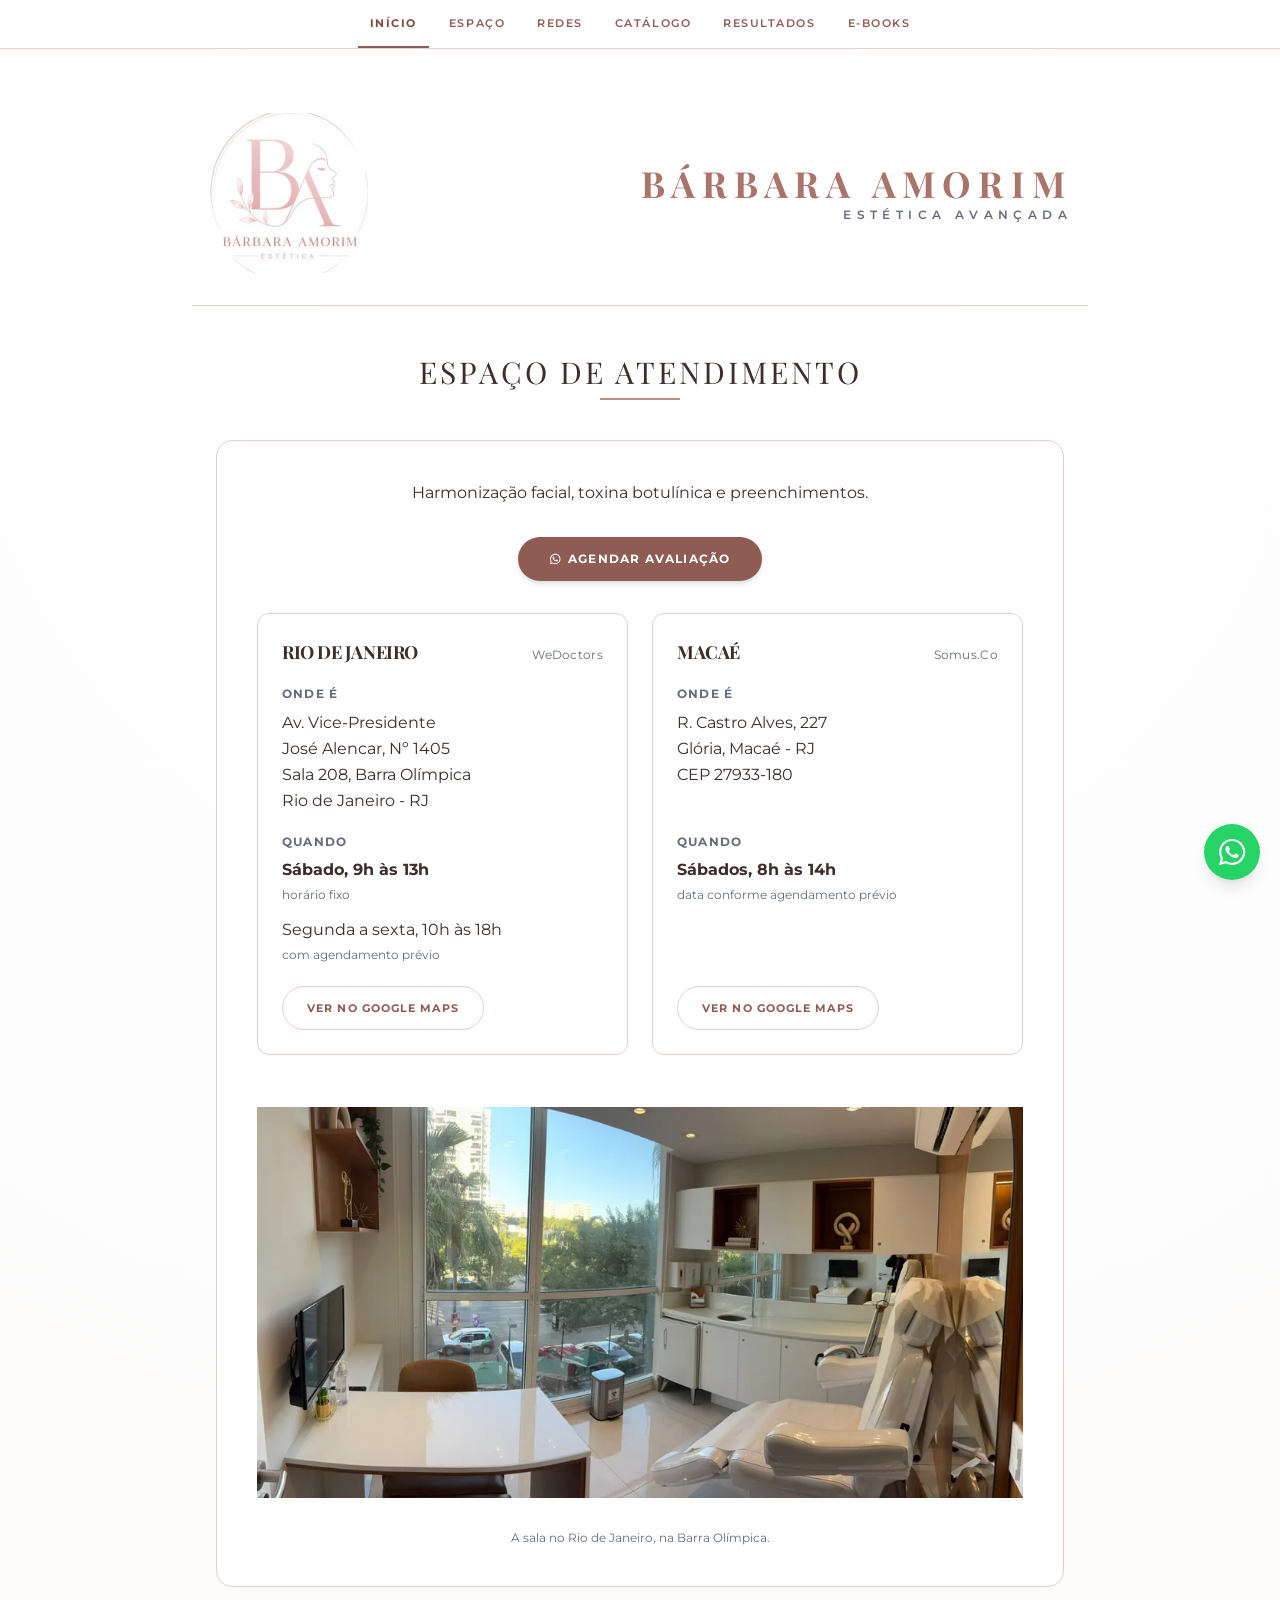
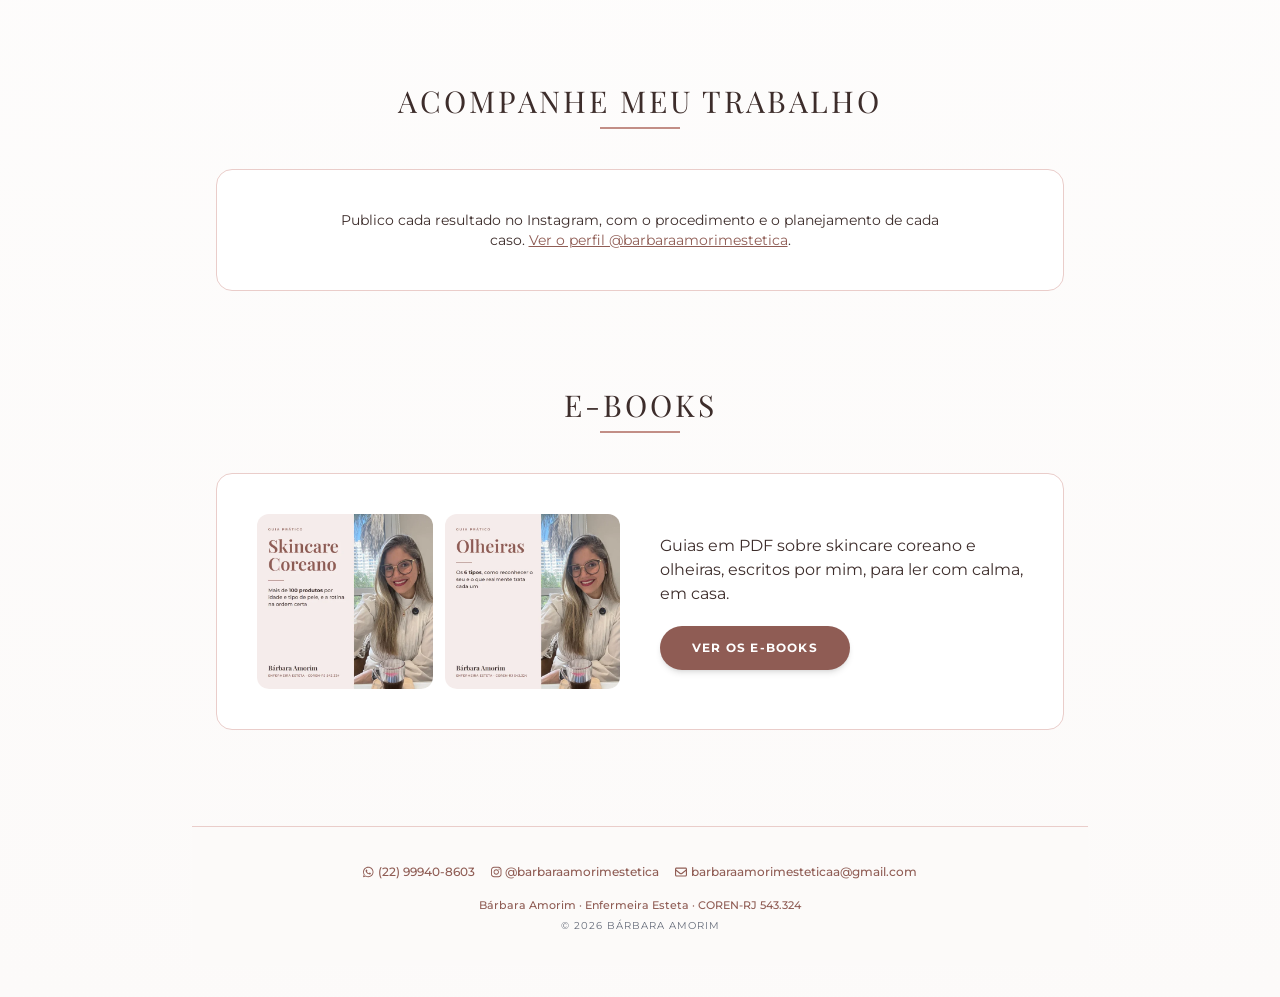
<file: index.html>
<!DOCTYPE html>
<html lang="pt-BR">
<head>
    <meta charset="UTF-8">
    <meta name="viewport" content="width=device-width, initial-scale=1.0">

    <!-- Content-Security-Policy: limita de onde a página pode carregar código,
         estilos, imagens e iframes. Tem de vir antes de qualquer <link> ou <script>,
         senão não cobre o que já foi declarado acima. -->
    <meta http-equiv="Content-Security-Policy" content="default-src 'self'; base-uri 'self'; object-src 'none'; form-action 'none'; script-src 'self' 'unsafe-inline' https://www.googletagmanager.com https://www.instagram.com https://*.cdninstagram.com; style-src 'self' 'unsafe-inline'; font-src 'self'; img-src 'self' data: https://www.googletagmanager.com https://www.google-analytics.com https://*.cdninstagram.com https://*.fbcdn.net https://drive.google.com https://lh3.googleusercontent.com; connect-src 'self' https://docs.google.com https://www.google-analytics.com https://*.google-analytics.com https://*.analytics.google.com https://www.googletagmanager.com https://www.instagram.com https://*.cdninstagram.com; frame-src 'self' https://www.instagram.com https://instagram.com">

    <title>Bárbara Amorim - Estética Avançada | Harmonização Facial no Rio e em Macaé</title>
    <meta name="description" content="Estética avançada na Barra Olímpica, Rio de Janeiro, e em Macaé. Harmonização facial, toxina botulínica, preenchimento e bioestimuladores de colágeno com protocolos personalizados. Agende pelo WhatsApp.">
    <link rel="canonical" href="https://barbaraamorimestetica.github.io/baestetica/">

    <link rel="icon" type="image/png" href="img/favicon.png">
    <link rel="apple-touch-icon" href="img/favicon.png">
    <meta name="theme-color" content="#C28E86">

    <!-- Pré-visualização ao compartilhar o link (WhatsApp, Instagram, Facebook) -->
    <meta property="og:type" content="website">
    <meta property="og:locale" content="pt_BR">
    <meta property="og:site_name" content="Bárbara Amorim - Estética Avançada">
    <meta property="og:title" content="Bárbara Amorim - Estética Avançada">
    <meta property="og:description" content="Harmonização facial, toxina botulínica, preenchimento e bioestimuladores na Barra Olímpica, Rio de Janeiro, e em Macaé. Atendimento com agendamento prévio.">
    <meta property="og:url" content="https://barbaraamorimestetica.github.io/baestetica/">
    <meta property="og:image" content="https://barbaraamorimestetica.github.io/baestetica/img/og-capa.jpg">
    <meta property="og:image:width" content="1200">
    <meta property="og:image:height" content="630">
    <meta property="og:image:alt" content="Espaço de atendimento Bárbara Amorim Estética Avançada">
    <meta name="twitter:card" content="summary_large_image">

    <!-- Dados estruturados: alimentam o painel do Google com endereço, horário,
         contato e a identificação profissional. Falta só o CNPJ, quando houver.

         DUAS UNIDADES, DOIS NÓS. Antes havia um só, com um endereço e um
         horário. Deixar assim depois de abrir Macaé faria o painel do Google
         mandar para o Rio quem procurasse em Macaé -- e o painel é onde muita
         gente lê o endereço sem nunca abrir o site.

         Cada unidade é um nó com o seu @id, o seu endereço e o seu horário. O
         nome carrega a cidade porque é assim que o resultado aparece na busca
         local, e a profissional entra nos dois: é a mesma pessoa atendendo.

         A forma extensa "Avenida" fica aqui, embora a página escreva "Av." --
         o Google prefere a extensa, e aqui não há coluna estreita para
         estourar. -->
    <script type="application/ld+json">
    {
        "@context": "https://schema.org",
        "@graph": [
            {
                "@type": "BeautySalon",
                "@id": "https://barbaraamorimestetica.github.io/baestetica/#rio",
                "name": "Bárbara Amorim - Estética Avançada · Rio de Janeiro",
                "url": "https://barbaraamorimestetica.github.io/baestetica/",
                "image": "https://barbaraamorimestetica.github.io/baestetica/img/og-capa.jpg",
                "logo": "https://barbaraamorimestetica.github.io/baestetica/img/logo-barbara-amorim.webp",
                "description": "Estética avançada na Barra Olímpica, Rio de Janeiro. Harmonização facial, toxina botulínica, preenchimento e bioestimuladores de colágeno.",
                "telephone": "+5522999408603",
                "employee": {
                    "@type": "Person",
                    "name": "Bárbara Amorim",
                    "jobTitle": "Enfermeira Esteta",
                    "identifier": "COREN-RJ 543.324"
                },
                "address": {
                    "@type": "PostalAddress",
                    "streetAddress": "Avenida Vice-Presidente José Alencar, 1405, Sala 208",
                    "addressLocality": "Rio de Janeiro",
                    "addressRegion": "RJ",
                    "addressCountry": "BR"
                },
                "openingHoursSpecification": [
                    {
                        "@type": "OpeningHoursSpecification",
                        "dayOfWeek": "Saturday",
                        "opens": "09:00",
                        "closes": "13:00"
                    },
                    {
                        "@type": "OpeningHoursSpecification",
                        "dayOfWeek": [
                            "Monday",
                            "Tuesday",
                            "Wednesday",
                            "Thursday",
                            "Friday"
                        ],
                        "opens": "10:00",
                        "closes": "18:00",
                        "description": "Com agendamento prévio."
                    }
                ],
                "sameAs": [
                    "https://instagram.com/barbaraamorimestetica"
                ]
            },
            {
                "@type": "BeautySalon",
                "@id": "https://barbaraamorimestetica.github.io/baestetica/#macae",
                "name": "Bárbara Amorim - Estética Avançada · Macaé",
                "url": "https://barbaraamorimestetica.github.io/baestetica/",
                "image": "https://barbaraamorimestetica.github.io/baestetica/img/og-capa.jpg",
                "logo": "https://barbaraamorimestetica.github.io/baestetica/img/logo-barbara-amorim.webp",
                "description": "Estética avançada em Macaé, no bairro Glória. Harmonização facial, toxina botulínica, preenchimento e bioestimuladores de colágeno.",
                "telephone": "+5522999408603",
                "employee": {
                    "@type": "Person",
                    "name": "Bárbara Amorim",
                    "jobTitle": "Enfermeira Esteta",
                    "identifier": "COREN-RJ 543.324"
                },
                "address": {
                    "@type": "PostalAddress",
                    "streetAddress": "Rua Castro Alves, 227, Glória",
                    "addressLocality": "Macaé",
                    "addressRegion": "RJ",
                    "postalCode": "27933-180",
                    "addressCountry": "BR"
                },
                "openingHoursSpecification": [
                    {
                        "@type": "OpeningHoursSpecification",
                        "dayOfWeek": "Saturday",
                        "opens": "08:00",
                        "closes": "14:00",
                        "description": "Data conforme agendamento prévio."
                    }
                ],
                "sameAs": [
                    "https://instagram.com/barbaraamorimestetica"
                ]
            }
        ]
    }
    </script>

    <!-- Tailwind compilado apenas com as classes usadas (ver css/site.css) -->
    <link rel="stylesheet" href="css/site.css">
    <!-- Paleta nomeada, comum aos dois repositorios -->
    <link rel="stylesheet" href="css/tokens.css">
    <link rel="stylesheet" href="css/componentes.css">
    <link rel="stylesheet" href="css/navegacao.css">
    <link rel="stylesheet" href="css/paginas.css">
    <!-- Montserrat e Playfair servidas daqui, nao do fonts.googleapis.com -->
    <link rel="stylesheet" href="css/fontes.css">

    <!-- Google tag (gtag.js) -->
    <script async src="https://www.googletagmanager.com/gtag/js?id=G-QWMWZ5SYWP"></script>
    <script>
    window.dataLayer = window.dataLayer || [];
    function gtag(){dataLayer.push(arguments);}
    gtag('js', new Date());

    gtag('config', 'G-QWMWZ5SYWP');
    </script>


    <style>
        .card-shadow {
            border: 1px solid #EACDCA;
            transition: all 0.3s ease;
        }
        .card-shadow:hover {
            border-color: #C28E86;
            transform: translateY(-4px);
            box-shadow: 0 10px 20px rgba(194, 142, 134, 0.1);
        }</style>
</head>
<body class="min-h-screen luxury-light-bg">

    <!-- MENU DO SITE
         Identico nas quatro paginas, e escrito no HTML de proposito: link que
         so existe depois do JavaScript correr fica fora do codigo-fonte, e um
         site de tres paginas vive do link interno. Ha uma conferencia
         automatica que recusa qualquer divergencia entre as copias. -->
    <nav class="ba-menu no-print" aria-label="Seções do site">
        <ul class="ba-menu-lista">
            <li><a href="/baestetica/index.html" aria-current="page">Início</a></li>
            <li><a href="/baestetica/index.html#espaco">Espaço</a></li>
            <li><a href="/baestetica/index.html#instagram">Redes</a></li>
            <li><a href="/baestetica/catalogo.html">Catálogo</a></li>
            <li><a href="/baestetica/Resultados.html">Resultados</a></li>
            <li><a href="/baestetica/ebooks.html">E-books</a></li>
        </ul>
    </nav>

    <div class="p-4 md:p-8">


    <div class="max-w-4xl mx-auto">

        <header class="cabecalho w-full max-w-6xl mx-auto py-8 px-4 border-b borda-marca flex flex-row items-center justify-between gap-6">
            
            <div class="marca w-40 h-40 flex items-center justify-center overflow-hidden shrink-0">
                <img src="img/logo-barbara-amorim.webp" alt="" class="w-full h-full object-contain" style="transform: scale(1.30);">
            </div>

            <div class="titulo text-right">
                <h1 class="font-serif text-3xl md:text-4xl font-bold tinta-marca tracking-[0.2em] uppercase">
                    Bárbara Amorim
                </h1>
                <p class="text-[10px] md:text-xs tracking-[0.45em] tinta-suave uppercase font-semibold mt-1">
                    Estética Avançada
                </p>
            </div>
        </header>

        <!-- A caixa do atendimento lidera a pagina: o que e, onde e, quando
             atende e como marcar, num bloco so. Os cartoes de navegacao vem
             depois dela. -->
        <section id="espaco" class="w-full max-w-6xl mx-auto py-12 px-4 md:px-6">
            <div class="text-center mb-10">
                <h2 class="serif text-2xl md:text-3xl tinta-texto uppercase tracking-widest">Espaço de Atendimento</h2>
                <div class="w-20 h-0.5 filete mx-auto mt-2"></div>
            </div>

            <div class="bg-white p-5 md:p-10 rounded-2xl card-shadow">

                <!-- O que e e onde e, antes do endereco. A frase existia so
                     no <meta description> e nos dados estruturados: o Google
                     lia-a e a paciente nao. -->
                <p class="text-sm md:text-base tinta-texto leading-relaxed text-center mb-8">
                    Harmonização facial, toxina botulínica e preenchimentos.
                </p>

                <!-- A acao vem ANTES do endereco, e nao depois. Com a caixa a liderar a
                     pagina, medi o botao de agendar em 806px numa tela de 800: caia
                     para baixo da dobra, que era exatamente o que este trabalho
                     existia para resolver. Aqui fica visivel sem rolar.

                     O botao do Maps SAIU daqui quando a segunda unidade entrou.
                     Um botao unico apontava para um endereco unico -- com duas
                     unidades ele passaria a mentir para metade de quem
                     clicasse. Cada unidade tem o seu, dentro do proprio bloco,
                     onde o endereco esta ao lado e nao ha o que confundir.
                     Sobra o agendar, que e o objetivo do site e vale para as
                     duas: quem manda mensagem diz onde quer ser atendida. -->
                <div class="mb-8 flex flex-wrap items-center justify-center gap-3">
                    <a href="https://wa.me/5522999408603?text=Ol%C3%A1%20B%C3%A1rbara!%20Gostaria%20de%20agendar%20uma%20avalia%C3%A7%C3%A3o."
                       target="_blank" rel="noopener"
                       class="botao-alvo botao-marca gap-2 px-8 py-3 rounded-full text-xs font-bold uppercase tracking-widest shadow-md transition-all">
                <svg class="icon" width="448" height="512" viewBox="0 0 448 512" xmlns="http://www.w3.org/2000/svg" aria-hidden="true"><path d="M380.9 97.1C339 55.1 283.2 32 223.9 32c-122.4 0-222 99.6-222 222 0 39.1 10.2 77.3 29.6 111L0 480l117.7-30.9c32.4 17.7 68.9 27 106.1 27h.1c122.3 0 224.1-99.6 224.1-222 0-59.3-25.2-115-67.1-157zm-157 341.6c-33.2 0-65.7-8.9-94-25.7l-6.7-4-69.8 18.3L72 359.2l-4.4-7c-18.5-29.4-28.2-63.3-28.2-98.2 0-101.7 82.8-184.5 184.6-184.5 49.3 0 95.6 19.2 130.4 54.1 34.8 34.9 56.2 81.2 56.1 130.5 0 101.8-84.9 184.6-186.6 184.6zm101.2-138.2c-5.5-2.8-32.8-16.2-37.9-18-5.1-1.9-8.8-2.8-12.5 2.8-3.7 5.6-14.3 18-17.6 21.8-3.2 3.7-6.5 4.2-12 1.4-32.6-16.3-54-29.1-75.5-66-5.7-9.8 5.7-9.1 16.3-30.3 1.8-3.7.9-6.9-.5-9.7-1.4-2.8-12.5-30.1-17.1-41.2-4.5-10.8-9.1-9.3-12.5-9.5-3.2-.2-6.9-.2-10.6-.2-3.7 0-9.7 1.4-14.8 6.9-5.1 5.6-19.4 19-19.4 46.3 0 27.3 19.9 53.7 22.6 57.4 2.8 3.7 39.1 59.7 94.8 83.8 35.2 15.2 49 16.5 66.6 13.9 10.7-1.6 32.8-13.4 37.4-26.4 4.6-13 4.6-24.1 3.2-26.4-1.3-2.5-5-3.9-10.5-6.6z"/></svg>
                        Agendar avaliação
                    </a>
                </div>

                <!-- LADO A LADO A PARTIR DE 640px, e o numero foi medido duas vezes.
                     Estava em md (768), e antes disso saltou para lg (1024) porque
                     em 768 o horario quebrava em tres linhas. Essa razao morreu
                     quando o horario deixou de emendar a condicao com travessao:
                     agora sao duas linhas curtas, e cabem em coluna estreita.

                     Medido sem o min-height, que inflava a contagem: em 640, 700,
                     768, 800 e 1024, ZERO quebra involuntaria -- cada paragrafo sai
                     com o numero de linhas que esta escrito. A coluna mais apertada
                     e a de 640, com 257px, e sobram 25px na linha mais larga.

                     Em lg ficavam empilhados entre 768 e 1023, que e tablet e
                     notebook pequeno. Duas unidades lado a lado e o ponto da secao:
                     e assim que se compara horario com horario. -->
                <div class="grid gap-5 md:gap-6 sm:grid-cols-2">
                <div class="border borda-marca rounded-xl p-4 md:p-6 flex flex-col">
                    <div class="flex flex-wrap items-baseline justify-between gap-x-3 gap-y-1 mb-5">
                        <h3 class="serif text-lg font-bold tinta-texto uppercase tracking-tight">Rio de Janeiro</h3>
                        <span class="text-xs tracking-wide tinta-suave">WeDoctors</span>
                    </div>

                    <div class="flex items-center">
                        <h4 class="text-xs font-bold uppercase tracking-widest tinta-suave">Onde é</h4>
                    </div>
                    <p class="mt-2 tinta-texto leading-relaxed sm:min-h-[6.5rem]">
                        Av. Vice-Presidente<br>
                        José Alencar, Nº 1405<br>
                        Sala 208, Barra Olímpica<br>
                        Rio de Janeiro - RJ
                    </p>

                    <div class="flex items-center mt-5">
                        <h4 class="text-xs font-bold uppercase tracking-widest tinta-suave">Quando</h4>
                    </div>
                    <p class="mt-2 tinta-texto"><strong>Sábado, 9h às 13h</strong><br>
                        <span class="text-xs tinta-suave">horário fixo</span></p>

                    <p class="mt-3 tinta-texto">Segunda a sexta, 10h às 18h<br>
                        <span class="text-xs tinta-suave">com agendamento prévio</span></p>

                    <div class="mt-auto pt-5">
                        <a href="https://www.google.com/maps/search/?api=1&amp;query=Avenida+Vice-Presidente+Jos%C3%A9+Alencar+1405+Sala+208+Barra+Ol%C3%ADmpica+Rio+de+Janeiro"
                           target="_blank" rel="noopener"
                           class="botao-alvo inline-flex items-center px-6 rounded-full text-[11px] font-bold uppercase tracking-widest border borda-marca tinta-forte borda-realce">
                            Ver no Google Maps
                        </a>
                    </div>
                </div>

                <div class="border borda-marca rounded-xl p-4 md:p-6 flex flex-col">
                    <div class="flex flex-wrap items-baseline justify-between gap-x-3 gap-y-1 mb-5">
                        <h3 class="serif text-lg font-bold tinta-texto uppercase tracking-tight">Macaé</h3>
                        <span class="text-xs tracking-wide tinta-suave">Somus.Co</span>
                    </div>

                    <div class="flex items-center">
                        <h4 class="text-xs font-bold uppercase tracking-widest tinta-suave">Onde é</h4>
                    </div>
                    <p class="mt-2 tinta-texto leading-relaxed sm:min-h-[6.5rem]">
                        R. Castro Alves, 227<br>
                        Glória, Macaé - RJ<br>
                        CEP 27933-180
                    </p>

                    <div class="flex items-center mt-5">
                        <h4 class="text-xs font-bold uppercase tracking-widest tinta-suave">Quando</h4>
                    </div>
                    <p class="mt-2 tinta-texto"><strong>Sábados, 8h às 14h</strong><br>
                        <span class="text-xs tinta-suave">data conforme agendamento prévio</span></p>

                    <div class="mt-auto pt-5">
                        <a href="https://www.google.com/maps/search/?api=1&amp;query=Rua+Castro+Alves+227+Gl%C3%B3ria+Maca%C3%A9+RJ+27933-180"
                           target="_blank" rel="noopener"
                           class="botao-alvo inline-flex items-center px-6 rounded-full text-[11px] font-bold uppercase tracking-widest border borda-marca tinta-forte borda-realce">
                            Ver no Google Maps
                        </a>
                    </div>
                </div>
                </div>

                <!-- A foto e da sala do Rio, e por isso a legenda diz qual e.
                     Enquanto havia uma unidade so, nao havia o que confundir;
                     com duas, uma foto sem legenda passa a sugerir que as duas
                     sao assim. -->
                <figure class="mt-8">
                    <div class="aspect-video overflow-hidden flex items-center justify-center">
                        <img src="img/espaco-atendimento.webp" alt="Sala de atendimento com poltrona reclinável, bancada e armários brancos, e janela ampla voltada para as árvores da rua" class="w-full h-full object-contain">
                    </div>
                    <figcaption class="mt-3 text-center text-xs tinta-suave">
                        A sala no Rio de Janeiro, na Barra Olímpica.
                    </figcaption>
                </figure>
            </div>
        </section>

<section id="instagram" class="w-full max-w-6xl mx-auto py-12 px-4 md:px-6">
            <div class="text-center mb-10">
                <h2 class="serif text-2xl md:text-3xl tinta-texto uppercase tracking-widest">Acompanhe meu trabalho</h2>
                <div class="w-20 h-0.5 filete mx-auto mt-2"></div>
            </div>

            <div class="flex flex-col items-center bg-white p-6 md:p-10 rounded-2xl card-shadow" data-destaques>
                <p class="text-sm tinta-texto text-center medida-leitura" data-piso>
                    Publico cada resultado no Instagram, com o procedimento e o
                    planejamento de cada caso.
                    <a href="https://instagram.com/barbaraamorimestetica" target="_blank"
                       rel="noopener" class="tinta-forte alvo-toque underline">Ver o perfil
                       @barbaraamorimestetica</a>.
                </p>
            </div>
        </section>

        <!-- OS E-BOOKS, DEPOIS DE TUDO O QUE E DO ATENDIMENTO, de proposito.
             O objetivo desta pagina e marcar a avaliacao, e o botao de agendar
             tem de continuar acima da dobra. Este bloco so conta que os guias
             existem e leva para a pagina deles -- e nao direto para a Hotmart:
             o que cada guia traz mora num lugar so, o ebooks.html, e esta
             pagina nao precisa mudar quando um e-book mudar. -->
        <section id="ebooks" class="w-full max-w-6xl mx-auto py-12 px-4 md:px-6">
            <div class="text-center mb-10">
                <h2 class="serif text-2xl md:text-3xl tinta-texto uppercase tracking-widest">E-books</h2>
                <div class="w-20 h-0.5 filete mx-auto mt-2"></div>
            </div>
            <div class="ebook-chamada bg-white p-6 md:p-10 rounded-2xl card-shadow">
                <div class="ebook-chamada-capas">
                    <img src="img/ebook-skincare-coreano.webp" alt="Capa do e-book Skincare Coreano" width="600" height="600" loading="lazy">
                    <img src="img/ebook-olheiras.webp" alt="Capa do e-book Olheiras" width="600" height="600" loading="lazy">
                </div>
                <div class="ebook-chamada-texto">
                    <p class="text-sm md:text-base tinta-texto leading-relaxed">
                        Guias em PDF sobre skincare coreano e olheiras, escritos
                        por mim, para ler com calma, em casa.
                    </p>
                    <a href="/baestetica/ebooks.html"
                       class="botao-alvo botao-marca justify-center px-8 py-3 rounded-full text-xs font-bold uppercase tracking-widest shadow-md transition-all">Ver os e-books</a>
                </div>
            </div>
        </section>

        <!-- Antes do embed.js de proposito: o onerror precisa que o baEmbeds
             ja exista para poder chama-lo. -->
        <!-- A lista dos posts que o Instagram recusa incorporar. Vem antes do
             galeria.js, que a consulta antes de montar cada caixa; sem ela a
             pagina funciona igual, so volta a descobrir sozinha. -->
        <script src="js/sem-embed.js"></script>
        <script src="js/embeds.js"></script>

        <script async src="https://www.instagram.com/embed.js"
                onerror="window.baEmbeds.aoFalharScript()"></script>

        <!-- Depois do baEmbeds: a galeria chama baEmbeds.acompanhar() para as
             caixas que cria. Ver js/galeria.js. -->
        <script src="js/galeria.js" defer></script>

        <script>
            // o embed.js processa os blockquotes sozinho quando carrega; isto
            // cobre o caso de ele vir do cache e terminar antes do DOM
            window.addEventListener('load', function () {
                if (window.instgrm) { window.instgrm.Embeds.process(); }
            });
        </script>

        <footer class="w-full py-8 border-t borda-marca mt-12 fundo">
            <div class="rodape max-w-4xl mx-auto px-4 flex flex-col md:flex-row justify-between items-center gap-4">
                <div class="flex flex-col md:flex-row items-center gap-4 text-[12px] tinta-forte font-medium">
                    <a href="https://wa.me/5522999408603" target="_blank" rel="noopener" class="flex items-center gap-1 alvo-toque tinta-forte">
                        <svg class="icon" width="448" height="512" viewBox="0 0 448 512" xmlns="http://www.w3.org/2000/svg" aria-hidden="true"><path d="M380.9 97.1C339 55.1 283.2 32 223.9 32c-122.4 0-222 99.6-222 222 0 39.1 10.2 77.3 29.6 111L0 480l117.7-30.9c32.4 17.7 68.9 27 106.1 27h.1c122.3 0 224.1-99.6 224.1-222 0-59.3-25.2-115-67.1-157zm-157 341.6c-33.2 0-65.7-8.9-94-25.7l-6.7-4-69.8 18.3L72 359.2l-4.4-7c-18.5-29.4-28.2-63.3-28.2-98.2 0-101.7 82.8-184.5 184.6-184.5 49.3 0 95.6 19.2 130.4 54.1 34.8 34.9 56.2 81.2 56.1 130.5 0 101.8-84.9 184.6-186.6 184.6zm101.2-138.2c-5.5-2.8-32.8-16.2-37.9-18-5.1-1.9-8.8-2.8-12.5 2.8-3.7 5.6-14.3 18-17.6 21.8-3.2 3.7-6.5 4.2-12 1.4-32.6-16.3-54-29.1-75.5-66-5.7-9.8 5.7-9.1 16.3-30.3 1.8-3.7.9-6.9-.5-9.7-1.4-2.8-12.5-30.1-17.1-41.2-4.5-10.8-9.1-9.3-12.5-9.5-3.2-.2-6.9-.2-10.6-.2-3.7 0-9.7 1.4-14.8 6.9-5.1 5.6-19.4 19-19.4 46.3 0 27.3 19.9 53.7 22.6 57.4 2.8 3.7 39.1 59.7 94.8 83.8 35.2 15.2 49 16.5 66.6 13.9 10.7-1.6 32.8-13.4 37.4-26.4 4.6-13 4.6-24.1 3.2-26.4-1.3-2.5-5-3.9-10.5-6.6z"/></svg> (22) 99940-8603
                    </a>
                    <a href="https://instagram.com/barbaraamorimestetica" target="_blank" rel="noopener" class="flex items-center gap-1 alvo-toque tinta-forte">
                        <svg class="icon" width="448" height="512" viewBox="0 0 448 512" xmlns="http://www.w3.org/2000/svg" aria-hidden="true"><path d="M224.1 141c-63.6 0-114.9 51.3-114.9 114.9s51.3 114.9 114.9 114.9S339 319.5 339 255.9 287.7 141 224.1 141zm0 189.6c-41.1 0-74.7-33.5-74.7-74.7s33.5-74.7 74.7-74.7 74.7 33.5 74.7 74.7-33.6 74.7-74.7 74.7zm146.4-194.3c0 14.9-12 26.8-26.8 26.8-14.9 0-26.8-12-26.8-26.8s12-26.8 26.8-26.8 26.8 12 26.8 26.8zm76.1 27.2c-1.7-35.9-9.9-67.7-36.2-93.9-26.2-26.2-58-34.4-93.9-36.2-37-2.1-147.9-2.1-184.9 0-35.8 1.7-67.6 9.9-93.9 36.1s-34.4 58-36.2 93.9c-2.1 37-2.1 147.9 0 184.9 1.7 35.9 9.9 67.7 36.2 93.9s58 34.4 93.9 36.2c37 2.1 147.9 2.1 184.9 0 35.9-1.7 67.7-9.9 93.9-36.2 26.2-26.2 34.4-58 36.2-93.9 2.1-37 2.1-147.8 0-184.8zM398.8 388c-7.8 19.6-22.9 34.7-42.6 42.6-29.5 11.7-99.5 9-132.1 9s-102.7 2.6-132.1-9c-19.6-7.8-34.7-22.9-42.6-42.6-11.7-29.5-9-99.5-9-132.1s-2.6-102.7 9-132.1c7.8-19.6 22.9-34.7 42.6-42.6 29.5-11.7 99.5-9 132.1-9s102.7-2.6 132.1 9c19.6 7.8 34.7 22.9 42.6 42.6 11.7 29.5 9 99.5 9 132.1s2.7 102.7-9 132.1z"/></svg> @barbaraamorimestetica
                    </a>
                    <a href="mailto:barbaraamorimesteticaa@gmail.com" class="flex items-center gap-1 alvo-toque tinta-forte">
                        <svg class="icon" width="512" height="512" viewBox="0 0 512 512" xmlns="http://www.w3.org/2000/svg" aria-hidden="true"><path d="M64 112c-8.8 0-16 7.2-16 16v22.1L220.5 291.7c20.7 17 50.4 17 71.1 0L464 150.1V128c0-8.8-7.2-16-16-16H64zM48 212.2V384c0 8.8 7.2 16 16 16H448c8.8 0 16-7.2 16-16V212.2L322 328.8c-38.4 31.5-93.7 31.5-132 0L48 212.2zM0 128C0 92.7 28.7 64 64 64H448c35.3 0 64 28.7 64 64V384c0 35.3-28.7 64-64 64H64c-35.3 0-64-28.7-64-64V128z"/></svg> barbaraamorimesteticaa@gmail.com
                    </a>
                </div>
                <div class="text-center">
                    <span class="block text-[11px] tinta-forte font-medium mb-1">Bárbara Amorim &middot; Enfermeira Esteta &middot; COREN-RJ 543.324</span>
                    <span class="block text-[10px] tinta-suave uppercase tracking-widest">© 2026 Bárbara Amorim</span>
                </div>
            </div>
        </footer>
    </div>

    <!-- Botão flutuante de WhatsApp -->
    <a href="https://wa.me/5522999408603?text=Olá%20Bárbara!%20Gostaria%20de%20agendar%20uma%20avaliação."
       target="_blank" rel="noopener" aria-label="Falar no WhatsApp"
       class="fixed bottom-5 right-5 z-50 w-14 h-14 rounded-full fundo-whatsapp text-white flex items-center justify-center shadow-lg hover:scale-110 transition-transform">
        <svg class="icon text-3xl" width="448" height="512" viewBox="0 0 448 512" xmlns="http://www.w3.org/2000/svg" aria-hidden="true"><path d="M380.9 97.1C339 55.1 283.2 32 223.9 32c-122.4 0-222 99.6-222 222 0 39.1 10.2 77.3 29.6 111L0 480l117.7-30.9c32.4 17.7 68.9 27 106.1 27h.1c122.3 0 224.1-99.6 224.1-222 0-59.3-25.2-115-67.1-157zm-157 341.6c-33.2 0-65.7-8.9-94-25.7l-6.7-4-69.8 18.3L72 359.2l-4.4-7c-18.5-29.4-28.2-63.3-28.2-98.2 0-101.7 82.8-184.5 184.6-184.5 49.3 0 95.6 19.2 130.4 54.1 34.8 34.9 56.2 81.2 56.1 130.5 0 101.8-84.9 184.6-186.6 184.6zm101.2-138.2c-5.5-2.8-32.8-16.2-37.9-18-5.1-1.9-8.8-2.8-12.5 2.8-3.7 5.6-14.3 18-17.6 21.8-3.2 3.7-6.5 4.2-12 1.4-32.6-16.3-54-29.1-75.5-66-5.7-9.8 5.7-9.1 16.3-30.3 1.8-3.7.9-6.9-.5-9.7-1.4-2.8-12.5-30.1-17.1-41.2-4.5-10.8-9.1-9.3-12.5-9.5-3.2-.2-6.9-.2-10.6-.2-3.7 0-9.7 1.4-14.8 6.9-5.1 5.6-19.4 19-19.4 46.3 0 27.3 19.9 53.7 22.6 57.4 2.8 3.7 39.1 59.7 94.8 83.8 35.2 15.2 49 16.5 66.6 13.9 10.7-1.6 32.8-13.4 37.4-26.4 4.6-13 4.6-24.1 3.2-26.4-1.3-2.5-5-3.9-10.5-6.6z"/></svg>
    </a>
    </div>
</body>
</html>
</file>
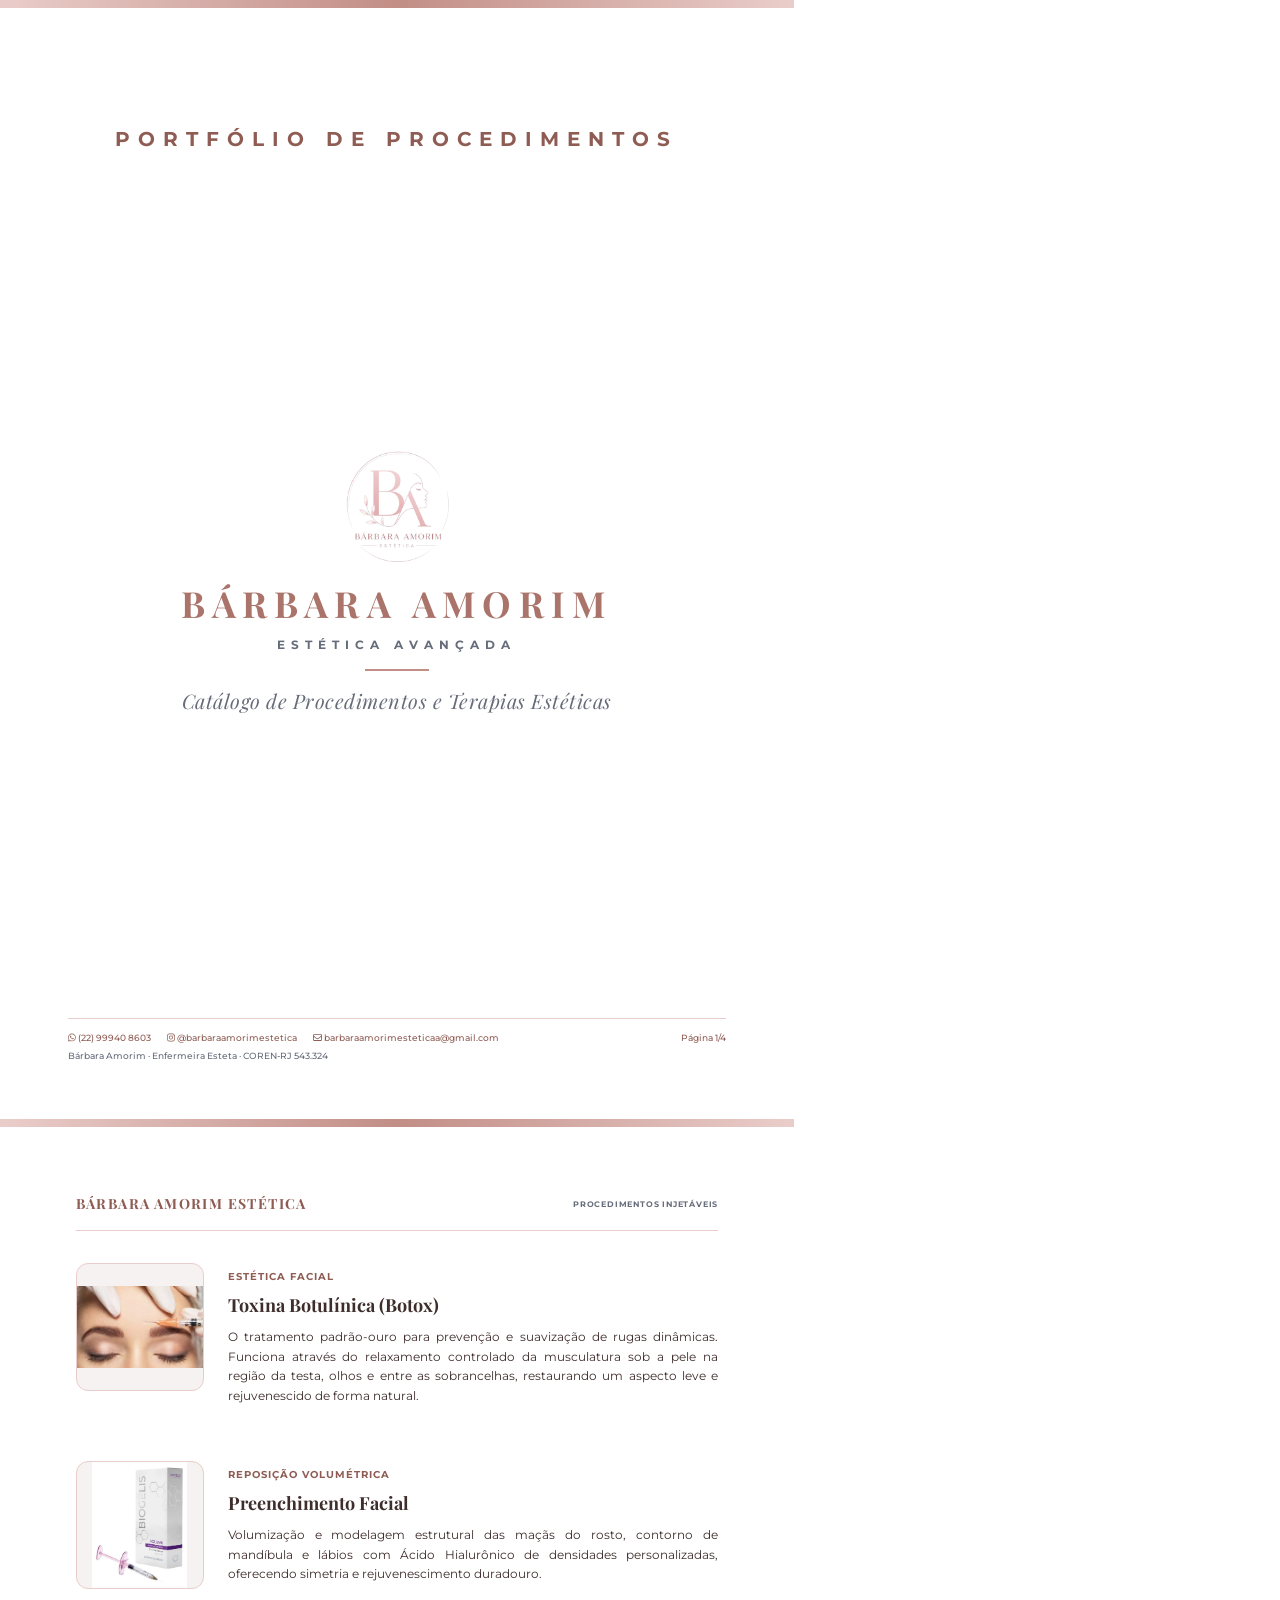
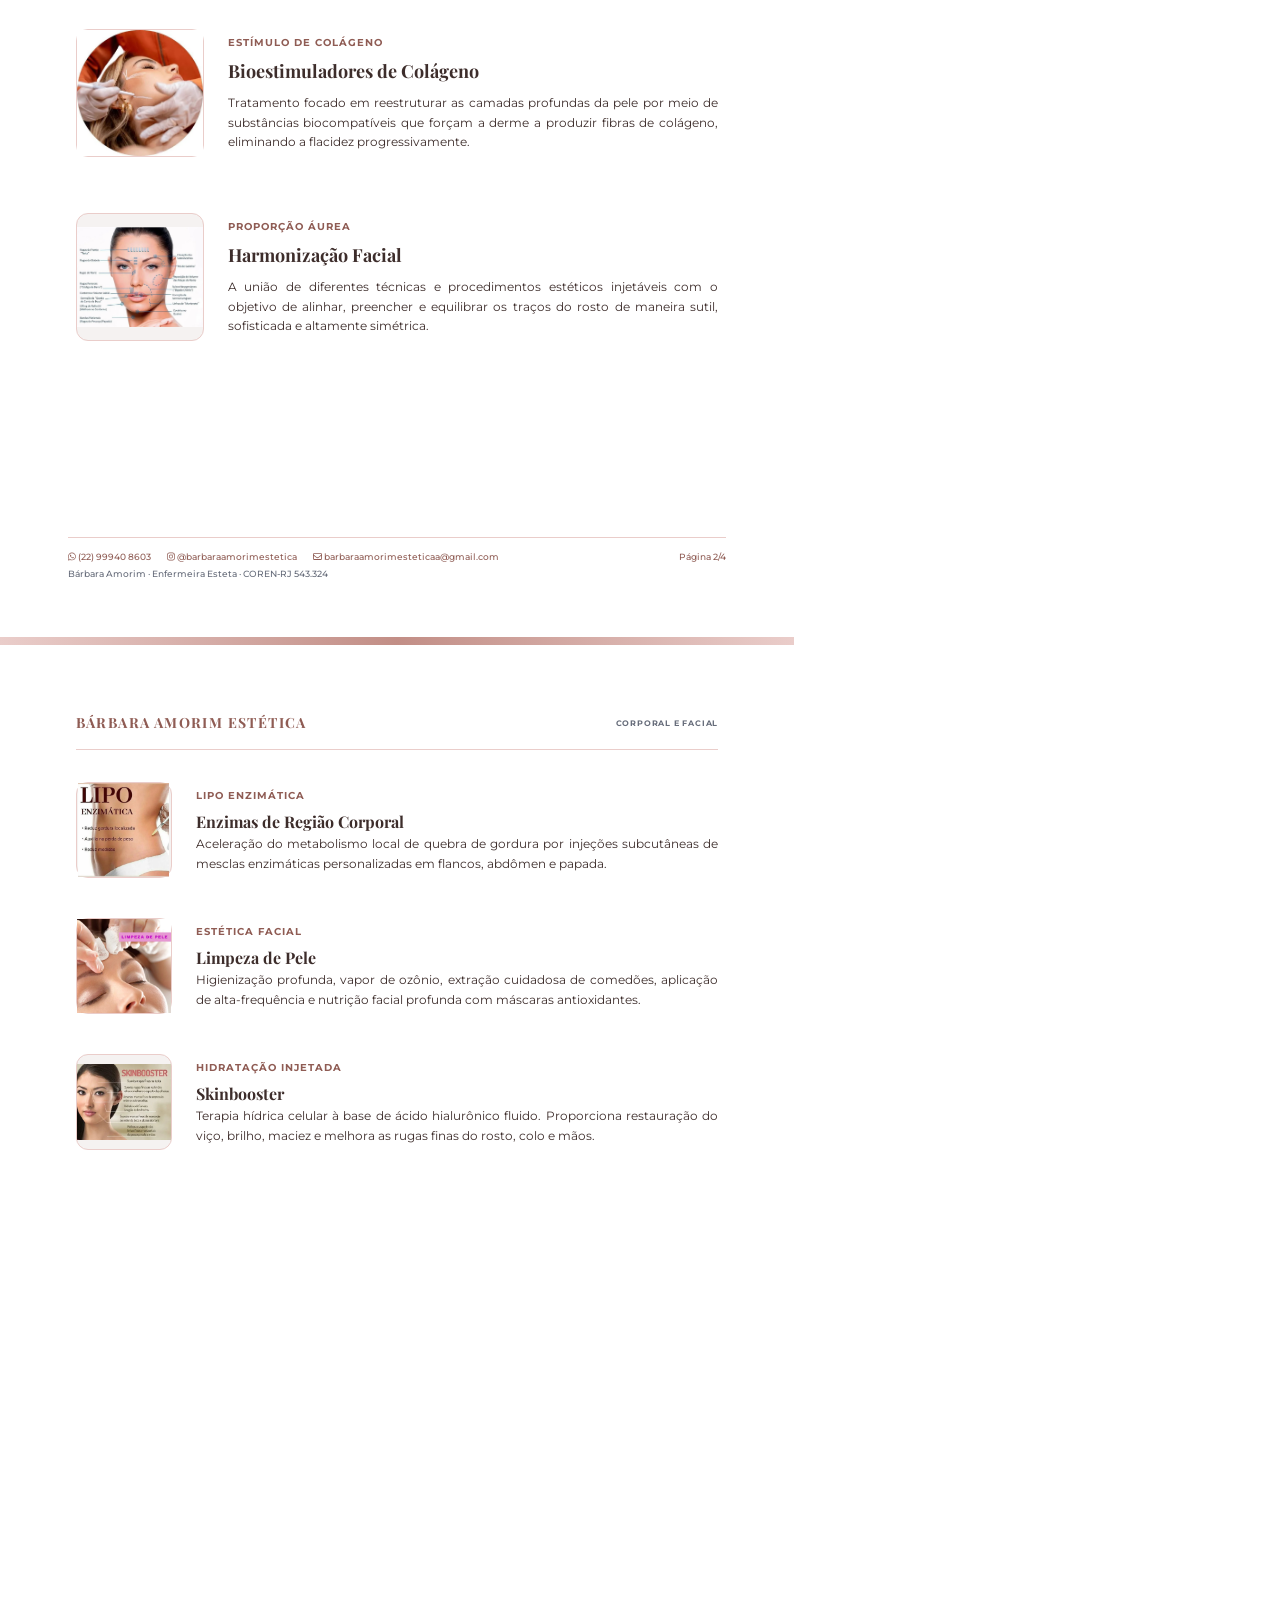
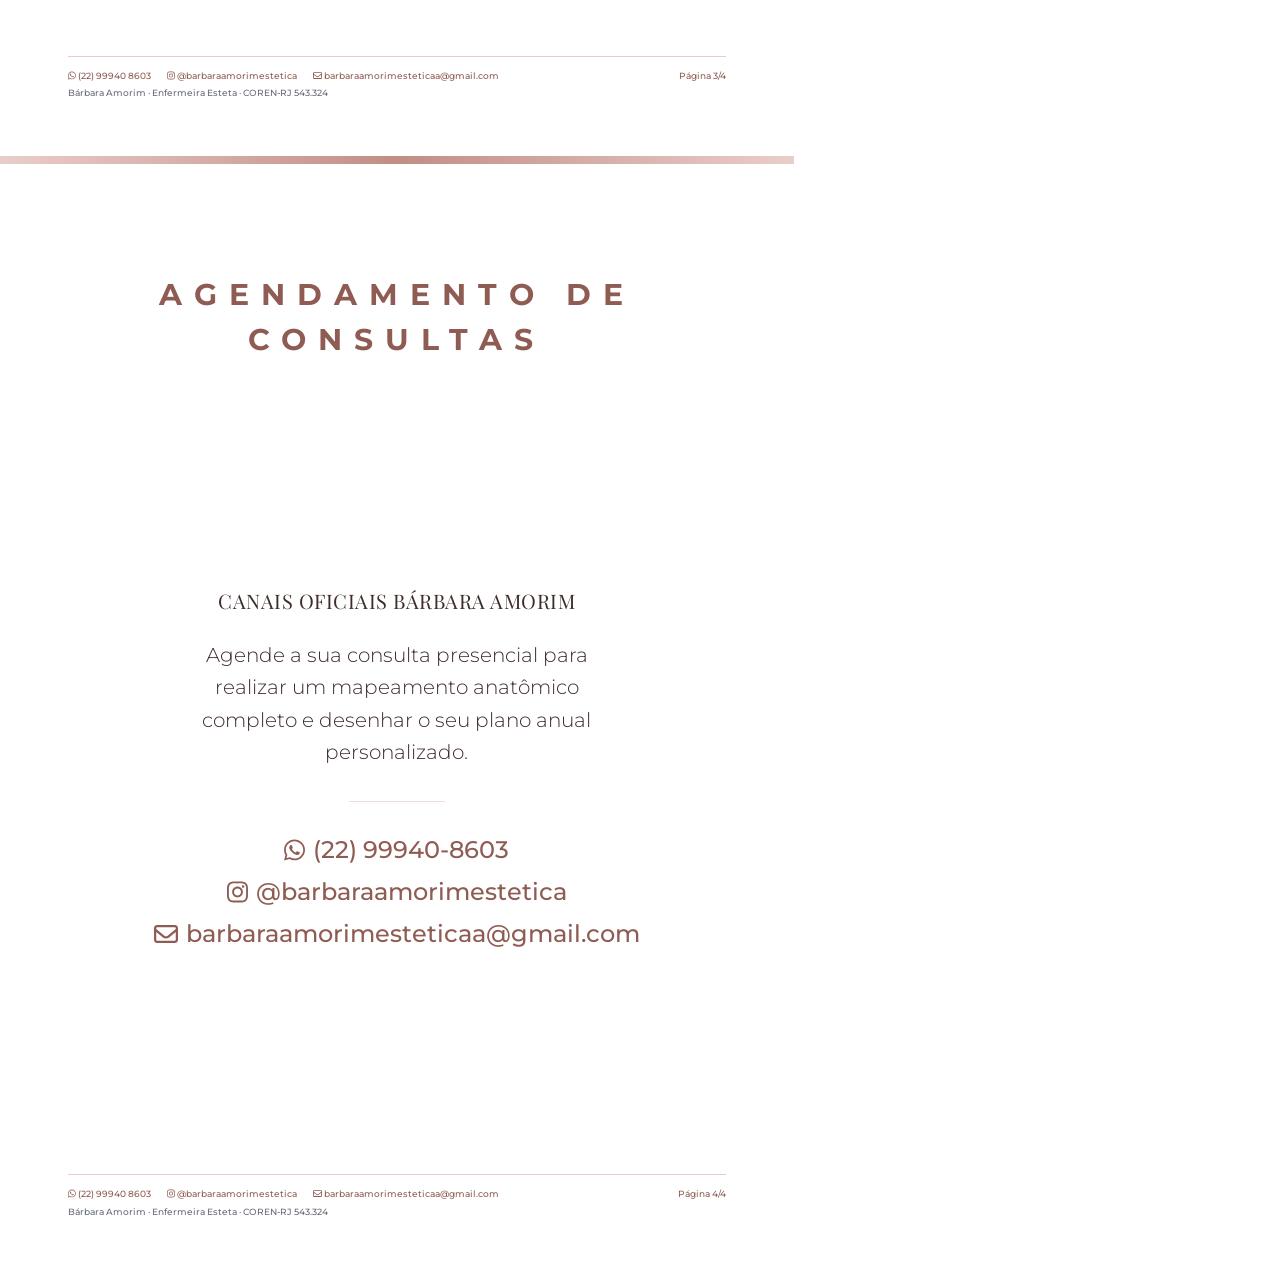
<file: catalogo-impressao.html>
<!DOCTYPE html>
<html lang="pt-BR">
<head>
    <meta charset="UTF-8">
    <meta name="robots" content="noindex">
    <meta http-equiv="Content-Security-Policy" content="default-src 'self'; base-uri 'self'; object-src 'none'; form-action 'none'; script-src 'none'; style-src 'self' 'unsafe-inline'; font-src 'self'; img-src 'self' data:; frame-src 'none'">
    <title>Catálogo de Procedimentos - Bárbara Amorim Estética Avançada (versão impressa)</title>

    <!-- Esta página é a fonte de Catalogo-Barbara-Amorim.pdf: é o layout A4 do
         catálogo, sem barras nem botões. Não é linkada a partir do site.
         Para regerar o PDF depois de alterar o catálogo, há um procedimento próprio.

         AS IMAGENS SÃO AS DE img/print/, EM JPG, E NÃO AS WebP DE img/.
         Parece duplicação e não é. Medido: trocando por WebP, o PDF passa de
         559 KB para 3.829 KB — sete vezes. Com JPEG o Chrome embute o fluxo
         comprimido como está; com WebP tem de descodificar e recodificar, e
         escolhe algo sem perdas. As WebP até têm mais pixels e menos bytes no
         disco, o que torna a troca tentadora: é por isso que fica escrito aqui.
         O PDF é o que a paciente descarrega. -->

    <link rel="stylesheet" href="css/site.css">
    <!-- Paleta nomeada, comum aos dois repositorios -->
    <link rel="stylesheet" href="css/tokens.css">
    <link rel="stylesheet" href="css/componentes.css">
    <!-- Montserrat e Playfair servidas daqui, nao do fonts.googleapis.com -->
    <link rel="stylesheet" href="css/fontes.css">

    <style>
        
        body {
            background-color: #FFFFFF;
            color: #3D2D2B;
            font-family: 'Montserrat', sans-serif;
            margin: 0;
        }

        /* Uma folha A4 por bloco, sem margem do navegador: as margens do
           conteúdo são o padding de 20mm de cada .print-page. */
        @page {
            size: A4;
            margin: 0;
        }
        .print-page {
            width: 210mm;
            min-height: 296mm;
            padding: 20mm;
            background-color: #FFFFFF;
            color: #3D2D2B;
            box-sizing: border-box;
            page-break-after: always;
            break-after: page;
            position: relative;
        }
        .print-page:last-child {
            page-break-after: avoid;
            break-after: auto;
        }

        /* O rodapé é o mesmo das folhas da ferramenta interna,
           mas aqui a folha tem 20mm de padding e lá tem 15mm em cima e embaixo
           e 18mm dos lados. Sem isto o rodapé sai 15px mais estreito e flutua
           19px mais alto do que nos documentos — mesma faixa, posição
           diferente. As margens negativas devolvem-no à borda de lá, sem mexer
           na área de conteúdo do catálogo. */
        .print-page > .rodape-folha {
            margin-left: -2mm;
            margin-right: -2mm;
            margin-bottom: -5mm;
        }</style>
</head>
<body>

    <!-- Página 1: Capa -->
    <div class="print-page flex flex-col justify-between items-center text-center p-12 bg-white box-border relative">
        
        <div class="absolute top-0 left-0 right-0 h-2 filete-degrade"></div>
        
        <div class="text-center text-[20px] tracking-[0.4em] tinta-forte uppercase font-bold mt-12">
            PORTFÓLIO DE PROCEDIMENTOS
        </div>
        
        <div class="my-auto flex flex-col items-center gap-8">
            <div class="w-24 h-24">
                <img src="img/print/logo-barbara-amorim.png" 
                alt="" 
                class="w-full h-full object-contain" 
                style="transform: scale(1.40);">            
            </div>
            
            <div class="flex flex-col items-center">
                <h1 class="font-serif text-4xl tracking-[0.2em] font-bold tinta-marca leading-none mb-4">BÁRBARA AMORIM</h1>
                <span class="text-xs tracking-[0.5em] tinta-suave uppercase font-bold">ESTÉTICA AVANÇADA</span>
                <div class="h-0.5 w-16 fundo-marca-clara mt-4"></div>
                <p class="font-serif text-xl tracking-wide tinta-suave italic mt-4">Catálogo de Procedimentos e Terapias Estéticas</p>
            </div>
        </div>

        <!-- Rodape unico das folhas exportadas -->
        <div class="rodape-folha border-t borda-marca pt-3 text-[9px] tinta-forte font-medium">
            <div class="flex justify-between items-center gap-4">
                <div class="flex items-center gap-4">
                    <span><svg class="icon" width="448" height="512" viewBox="0 0 448 512" xmlns="http://www.w3.org/2000/svg" aria-hidden="true"><path d="M380.9 97.1C339 55.1 283.2 32 223.9 32c-122.4 0-222 99.6-222 222 0 39.1 10.2 77.3 29.6 111L0 480l117.7-30.9c32.4 17.7 68.9 27 106.1 27h.1c122.3 0 224.1-99.6 224.1-222 0-59.3-25.2-115-67.1-157zm-157 341.6c-33.2 0-65.7-8.9-94-25.7l-6.7-4-69.8 18.3L72 359.2l-4.4-7c-18.5-29.4-28.2-63.3-28.2-98.2 0-101.7 82.8-184.5 184.6-184.5 49.3 0 95.6 19.2 130.4 54.1 34.8 34.9 56.2 81.2 56.1 130.5 0 101.8-84.9 184.6-186.6 184.6zm101.2-138.2c-5.5-2.8-32.8-16.2-37.9-18-5.1-1.9-8.8-2.8-12.5 2.8-3.7 5.6-14.3 18-17.6 21.8-3.2 3.7-6.5 4.2-12 1.4-32.6-16.3-54-29.1-75.5-66-5.7-9.8 5.7-9.1 16.3-30.3 1.8-3.7.9-6.9-.5-9.7-1.4-2.8-12.5-30.1-17.1-41.2-4.5-10.8-9.1-9.3-12.5-9.5-3.2-.2-6.9-.2-10.6-.2-3.7 0-9.7 1.4-14.8 6.9-5.1 5.6-19.4 19-19.4 46.3 0 27.3 19.9 53.7 22.6 57.4 2.8 3.7 39.1 59.7 94.8 83.8 35.2 15.2 49 16.5 66.6 13.9 10.7-1.6 32.8-13.4 37.4-26.4 4.6-13 4.6-24.1 3.2-26.4-1.3-2.5-5-3.9-10.5-6.6z"/></svg> (22) 99940 8603</span>
                    <span><svg class="icon" width="448" height="512" viewBox="0 0 448 512" xmlns="http://www.w3.org/2000/svg" aria-hidden="true"><path d="M224.1 141c-63.6 0-114.9 51.3-114.9 114.9s51.3 114.9 114.9 114.9S339 319.5 339 255.9 287.7 141 224.1 141zm0 189.6c-41.1 0-74.7-33.5-74.7-74.7s33.5-74.7 74.7-74.7 74.7 33.5 74.7 74.7-33.6 74.7-74.7 74.7zm146.4-194.3c0 14.9-12 26.8-26.8 26.8-14.9 0-26.8-12-26.8-26.8s12-26.8 26.8-26.8 26.8 12 26.8 26.8zm76.1 27.2c-1.7-35.9-9.9-67.7-36.2-93.9-26.2-26.2-58-34.4-93.9-36.2-37-2.1-147.9-2.1-184.9 0-35.8 1.7-67.6 9.9-93.9 36.1s-34.4 58-36.2 93.9c-2.1 37-2.1 147.9 0 184.9 1.7 35.9 9.9 67.7 36.2 93.9s58 34.4 93.9 36.2c37 2.1 147.9 2.1 184.9 0 35.9-1.7 67.7-9.9 93.9-36.2 26.2-26.2 34.4-58 36.2-93.9 2.1-37 2.1-147.8 0-184.8zM398.8 388c-7.8 19.6-22.9 34.7-42.6 42.6-29.5 11.7-99.5 9-132.1 9s-102.7 2.6-132.1-9c-19.6-7.8-34.7-22.9-42.6-42.6-11.7-29.5-9-99.5-9-132.1s-2.6-102.7 9-132.1c7.8-19.6 22.9-34.7 42.6-42.6 29.5-11.7 99.5-9 132.1-9s102.7-2.6 132.1 9c19.6 7.8 34.7 22.9 42.6 42.6 11.7 29.5 9 99.5 9 132.1s2.7 102.7-9 132.1z"/></svg> @barbaraamorimestetica</span>
                    <span><svg class="icon" width="512" height="512" viewBox="0 0 512 512" xmlns="http://www.w3.org/2000/svg" aria-hidden="true"><path d="M64 112c-8.8 0-16 7.2-16 16v22.1L220.5 291.7c20.7 17 50.4 17 71.1 0L464 150.1V128c0-8.8-7.2-16-16-16H64zM48 212.2V384c0 8.8 7.2 16 16 16H448c8.8 0 16-7.2 16-16V212.2L322 328.8c-38.4 31.5-93.7 31.5-132 0L48 212.2zM0 128C0 92.7 28.7 64 64 64H448c35.3 0 64 28.7 64 64V384c0 35.3-28.7 64-64 64H64c-35.3 0-64-28.7-64-64V128z"/></svg> barbaraamorimesteticaa@gmail.com</span>
                </div>
                <span class="whitespace-nowrap">P&aacute;gina 1/4</span>
            </div>
            <span class="block mt-1 tinta-suave">B&aacute;rbara Amorim &middot; Enfermeira Esteta &middot; COREN-RJ 543.324</span>
        </div>
    </div>

    <!-- Página 2: Botox & Preenchimento -->
    <div class="print-page flex flex-col justify-between">
        <div class="absolute top-0 left-0 right-0 h-2 filete-degrade"></div>
        <div class="flex justify-between items-center border-b borda-marca pb-4">
            <span class="font-serif text-sm tracking-widest tinta-forte font-bold">BÁRBARA AMORIM ESTÉTICA</span>
            <span class="text-[8px] tinta-suave uppercase tracking-widest font-bold">Procedimentos Injetáveis</span>
        </div>

        <div class="flex-grow my-8 flex flex-col gap-10">
            <!-- Botox -->
            <div class="flex gap-6 items-start">
                <div class="w-32 h-32 fundo-neutro rounded-xl flex-shrink-0 flex items-center justify-center border borda-marca">
<img src="img/print/proc-toxina-botulinica.jpg" alt="Aplicação de toxina botulínica com seringa fina na região da glabela, entre as sobrancelhas" class="w-full h-full object-contain" style="transform: scale(1.0);">
                </div>
                <div>
                    <span class="text-[10px] font-bold tinta-forte tracking-widest uppercase">Estética Facial</span>
                    <h3 class="font-serif text-lg font-bold tinta-texto mt-1 mb-2">Toxina Botulínica (Botox)</h3>
                    <p class="text-[12px] tinta-texto text-justify leading-relaxed">
                        O tratamento padrão-ouro para prevenção e suavização de rugas dinâmicas. Funciona através do relaxamento controlado da musculatura sob a pele na região da testa, olhos e entre as sobrancelhas, restaurando um aspecto leve e rejuvenescido de forma natural.
                    </p>
                </div>
            </div>

            <!-- Preenchimento -->
            <div class="flex gap-6 items-start mt-4">
                <div class="w-32 h-32 fundo-neutro rounded-xl flex-shrink-0 flex items-center justify-center border borda-marca">
<img src="img/print/proc-preenchimento-facial.jpg" alt="Caixa e seringa de Biogelis Volume com lidocaína, ácido hialurônico injetável" class="w-full h-full object-contain" style="transform: scale(1.0);">                        

                </div>
                <div>
                    <span class="text-[10px] font-bold tinta-forte tracking-widest uppercase">Reposição Volumétrica</span>
                    <h3 class="font-serif text-lg font-bold tinta-texto mt-1 mb-2">Preenchimento Facial</h3>
                    <p class="text-[12px] tinta-texto text-justify leading-relaxed">
                        Volumização e modelagem estrutural das maçãs do rosto, contorno de mandíbula e lábios com Ácido Hialurônico de densidades personalizadas, oferecendo simetria e rejuvenescimento duradouro.
                    </p>
                </div>
            </div>

            <!-- Bioestimuladores -->
            <div class="flex gap-6 items-start">
                <div class="w-32 h-32 fundo-neutro rounded-xl flex-shrink-0 flex items-center justify-center border borda-marca">
<img src="img/print/proc-bioestimuladores.jpg" alt="Marcação com lápis branco no rosto da paciente, antes da aplicação do bioestimulador" class="w-full h-full object-contain" style="transform: scale(1.0);">                        

                </div>
                <div>
                    <span class="text-[10px] font-bold tinta-forte tracking-widest uppercase">Estímulo de Colágeno</span>
                    <h3 class="font-serif text-lg font-bold tinta-texto mt-1 mb-2">Bioestimuladores de Colágeno</h3>
                    <p class="text-[12px] tinta-texto text-justify leading-relaxed">
                        Tratamento focado em reestruturar as camadas profundas da pele por meio de substâncias biocompatíveis que forçam a derme a produzir fibras de colágeno, eliminando a flacidez progressivamente.
                    </p>
                </div>
            </div>

            <!-- Harmonização -->
            <div class="flex gap-6 items-start mt-4">
                <div class="w-32 h-32 fundo-neutro rounded-xl flex-shrink-0 flex items-center justify-center border borda-marca">
                    <img src="img/print/proc-harmonizacao-facial.jpg" alt="Mapa facial dos pontos de aplicação: rugas da testa, da glabela e do nariz, pés de galinha, elevação das sobrancelhas, reposição do volume das maçãs do rosto, sulcos nasogenianos, rugas periorais, contorno e volume labial, correção da queda do canto da boca e do sorriso gengival, linhas de marionete, covinha no queixo, lifting de Nefertiti e bandas platismais" class="w-full h-full object-contain" style="transform: scale(1.0);">

                </div>
                <div>
                    <span class="text-[10px] font-bold tinta-forte tracking-widest uppercase">Proporção Áurea</span>
                    <h3 class="font-serif text-lg font-bold tinta-texto mt-1 mb-2">Harmonização Facial</h3>
                    <p class="text-[12px] tinta-texto text-justify leading-relaxed">
                        A união de diferentes técnicas e procedimentos estéticos injetáveis com o objetivo de alinhar, preencher e equilibrar os traços do rosto de maneira sutil, sofisticada e altamente simétrica.
                    </p>
                </div>
            </div>
        </div>

        <!-- Rodapé com contatos reais -->
        <!-- Rodape unico das folhas exportadas -->
        <div class="rodape-folha border-t borda-marca pt-3 text-[9px] tinta-forte font-medium">
            <div class="flex justify-between items-center gap-4">
                <div class="flex items-center gap-4">
                    <span><svg class="icon" width="448" height="512" viewBox="0 0 448 512" xmlns="http://www.w3.org/2000/svg" aria-hidden="true"><path d="M380.9 97.1C339 55.1 283.2 32 223.9 32c-122.4 0-222 99.6-222 222 0 39.1 10.2 77.3 29.6 111L0 480l117.7-30.9c32.4 17.7 68.9 27 106.1 27h.1c122.3 0 224.1-99.6 224.1-222 0-59.3-25.2-115-67.1-157zm-157 341.6c-33.2 0-65.7-8.9-94-25.7l-6.7-4-69.8 18.3L72 359.2l-4.4-7c-18.5-29.4-28.2-63.3-28.2-98.2 0-101.7 82.8-184.5 184.6-184.5 49.3 0 95.6 19.2 130.4 54.1 34.8 34.9 56.2 81.2 56.1 130.5 0 101.8-84.9 184.6-186.6 184.6zm101.2-138.2c-5.5-2.8-32.8-16.2-37.9-18-5.1-1.9-8.8-2.8-12.5 2.8-3.7 5.6-14.3 18-17.6 21.8-3.2 3.7-6.5 4.2-12 1.4-32.6-16.3-54-29.1-75.5-66-5.7-9.8 5.7-9.1 16.3-30.3 1.8-3.7.9-6.9-.5-9.7-1.4-2.8-12.5-30.1-17.1-41.2-4.5-10.8-9.1-9.3-12.5-9.5-3.2-.2-6.9-.2-10.6-.2-3.7 0-9.7 1.4-14.8 6.9-5.1 5.6-19.4 19-19.4 46.3 0 27.3 19.9 53.7 22.6 57.4 2.8 3.7 39.1 59.7 94.8 83.8 35.2 15.2 49 16.5 66.6 13.9 10.7-1.6 32.8-13.4 37.4-26.4 4.6-13 4.6-24.1 3.2-26.4-1.3-2.5-5-3.9-10.5-6.6z"/></svg> (22) 99940 8603</span>
                    <span><svg class="icon" width="448" height="512" viewBox="0 0 448 512" xmlns="http://www.w3.org/2000/svg" aria-hidden="true"><path d="M224.1 141c-63.6 0-114.9 51.3-114.9 114.9s51.3 114.9 114.9 114.9S339 319.5 339 255.9 287.7 141 224.1 141zm0 189.6c-41.1 0-74.7-33.5-74.7-74.7s33.5-74.7 74.7-74.7 74.7 33.5 74.7 74.7-33.6 74.7-74.7 74.7zm146.4-194.3c0 14.9-12 26.8-26.8 26.8-14.9 0-26.8-12-26.8-26.8s12-26.8 26.8-26.8 26.8 12 26.8 26.8zm76.1 27.2c-1.7-35.9-9.9-67.7-36.2-93.9-26.2-26.2-58-34.4-93.9-36.2-37-2.1-147.9-2.1-184.9 0-35.8 1.7-67.6 9.9-93.9 36.1s-34.4 58-36.2 93.9c-2.1 37-2.1 147.9 0 184.9 1.7 35.9 9.9 67.7 36.2 93.9s58 34.4 93.9 36.2c37 2.1 147.9 2.1 184.9 0 35.9-1.7 67.7-9.9 93.9-36.2 26.2-26.2 34.4-58 36.2-93.9 2.1-37 2.1-147.8 0-184.8zM398.8 388c-7.8 19.6-22.9 34.7-42.6 42.6-29.5 11.7-99.5 9-132.1 9s-102.7 2.6-132.1-9c-19.6-7.8-34.7-22.9-42.6-42.6-11.7-29.5-9-99.5-9-132.1s-2.6-102.7 9-132.1c7.8-19.6 22.9-34.7 42.6-42.6 29.5-11.7 99.5-9 132.1-9s102.7-2.6 132.1 9c19.6 7.8 34.7 22.9 42.6 42.6 11.7 29.5 9 99.5 9 132.1s2.7 102.7-9 132.1z"/></svg> @barbaraamorimestetica</span>
                    <span><svg class="icon" width="512" height="512" viewBox="0 0 512 512" xmlns="http://www.w3.org/2000/svg" aria-hidden="true"><path d="M64 112c-8.8 0-16 7.2-16 16v22.1L220.5 291.7c20.7 17 50.4 17 71.1 0L464 150.1V128c0-8.8-7.2-16-16-16H64zM48 212.2V384c0 8.8 7.2 16 16 16H448c8.8 0 16-7.2 16-16V212.2L322 328.8c-38.4 31.5-93.7 31.5-132 0L48 212.2zM0 128C0 92.7 28.7 64 64 64H448c35.3 0 64 28.7 64 64V384c0 35.3-28.7 64-64 64H64c-35.3 0-64-28.7-64-64V128z"/></svg> barbaraamorimesteticaa@gmail.com</span>
                </div>
                <span class="whitespace-nowrap">P&aacute;gina 2/4</span>
            </div>
            <span class="block mt-1 tinta-suave">B&aacute;rbara Amorim &middot; Enfermeira Esteta &middot; COREN-RJ 543.324</span>
        </div>
    </div>

    <!-- Página 3: Enzimas, Limpeza & Skinbooster -->
    <div class="print-page flex flex-col justify-between">
        <div class="absolute top-0 left-0 right-0 h-2 filete-degrade"></div>
        <div class="flex justify-between items-center border-b borda-marca pb-4">
            <span class="font-serif text-sm tracking-widest tinta-forte font-bold">BÁRBARA AMORIM ESTÉTICA</span>
            <span class="text-[8px] tinta-suave uppercase tracking-widest font-bold">Corporal e Facial</span>
        </div>

        <div class="flex-grow my-8 flex flex-col gap-8">
            <!-- Enzimas -->
            <div class="flex gap-6 items-start">
                <div class="w-24 h-24 fundo-neutro rounded-xl flex-shrink-0 flex items-center justify-center border borda-marca">
                    <img src="img/print/proc-enzimas-corporais.jpg" alt="Lipo enzimática: aplicação no abdômen. Reduz gordura localizada, auxilia na perda de peso e reduz medidas" class="w-full h-full object-contain" style="transform: scale(1.0);">

                </div>
                <div>
                    <span class="text-[10px] font-bold tinta-forte tracking-widest uppercase">Lipo Enzimática</span>
                    <h3 class="font-serif text-base font-bold tinta-texto mt-1">Enzimas de Região Corporal</h3>
                    <p class="text-[12px] tinta-texto text-justify leading-relaxed">
                        Aceleração do metabolismo local de quebra de gordura por injeções subcutâneas de mesclas enzimáticas personalizadas em flancos, abdômen e papada.
                    </p>
                </div>
            </div>

            <!-- Limpeza de Pele -->
            <div class="flex gap-6 items-start mt-2">
                <div class="w-24 h-24 fundo-neutro rounded-xl flex-shrink-0 flex items-center justify-center border borda-marca">
                    <img src="img/print/proc-limpeza-de-pele.jpg" alt="Extração manual de comedões na testa, com gaze, durante a limpeza de pele" class="w-full h-full object-contain" style="transform: scale(1.0);">                        

                </div>
                <div>
                    <span class="text-[10px] font-bold tinta-forte tracking-widest uppercase">Estética Facial</span>
                    <h3 class="font-serif text-base font-bold tinta-texto mt-1">Limpeza de Pele</h3>
                    <p class="text-[12px] tinta-texto text-justify leading-relaxed">
                        Higienização profunda, vapor de ozônio, extração cuidadosa de comedões, aplicação de alta-frequência e nutrição facial profunda com máscaras antioxidantes.
                    </p>
                </div>
            </div>

            <!-- Skinbooster -->
            <div class="flex gap-6 items-start mt-2">
                <div class="w-24 h-24 fundo-neutro rounded-xl flex-shrink-0 flex items-center justify-center border borda-marca">
                    <img src="img/print/proc-skinbooster.jpg" alt="Skinbooster: suaviza rugas finas na testa e ao redor dos olhos, melhora o aspecto das olheiras, ameniza marcas de expressão entre as sobrancelhas, hidrata e dá firmeza à região da bochecha, suaviza marcas ao redor da boca e melhora as linhas finas do pescoço, colo e mãos" class="w-full h-full object-contain" style="transform: scale(1.0);">                        

                </div>
                <div>
                    <span class="text-[10px] font-bold tinta-forte tracking-widest uppercase">Hidratação Injetada</span>
                    <h3 class="font-serif text-base font-bold tinta-texto mt-1">Skinbooster</h3>
                    <p class="text-[12px] tinta-texto text-justify leading-relaxed">
                        Terapia hídrica celular à base de ácido hialurônico fluido. Proporciona restauração do viço, brilho, maciez e melhora as rugas finas do rosto, colo e mãos.
                    </p>
                </div>
            </div>
        </div>

        <!-- Rodapé com contatos reais -->
        <!-- Rodape unico das folhas exportadas -->
        <div class="rodape-folha border-t borda-marca pt-3 text-[9px] tinta-forte font-medium">
            <div class="flex justify-between items-center gap-4">
                <div class="flex items-center gap-4">
                    <span><svg class="icon" width="448" height="512" viewBox="0 0 448 512" xmlns="http://www.w3.org/2000/svg" aria-hidden="true"><path d="M380.9 97.1C339 55.1 283.2 32 223.9 32c-122.4 0-222 99.6-222 222 0 39.1 10.2 77.3 29.6 111L0 480l117.7-30.9c32.4 17.7 68.9 27 106.1 27h.1c122.3 0 224.1-99.6 224.1-222 0-59.3-25.2-115-67.1-157zm-157 341.6c-33.2 0-65.7-8.9-94-25.7l-6.7-4-69.8 18.3L72 359.2l-4.4-7c-18.5-29.4-28.2-63.3-28.2-98.2 0-101.7 82.8-184.5 184.6-184.5 49.3 0 95.6 19.2 130.4 54.1 34.8 34.9 56.2 81.2 56.1 130.5 0 101.8-84.9 184.6-186.6 184.6zm101.2-138.2c-5.5-2.8-32.8-16.2-37.9-18-5.1-1.9-8.8-2.8-12.5 2.8-3.7 5.6-14.3 18-17.6 21.8-3.2 3.7-6.5 4.2-12 1.4-32.6-16.3-54-29.1-75.5-66-5.7-9.8 5.7-9.1 16.3-30.3 1.8-3.7.9-6.9-.5-9.7-1.4-2.8-12.5-30.1-17.1-41.2-4.5-10.8-9.1-9.3-12.5-9.5-3.2-.2-6.9-.2-10.6-.2-3.7 0-9.7 1.4-14.8 6.9-5.1 5.6-19.4 19-19.4 46.3 0 27.3 19.9 53.7 22.6 57.4 2.8 3.7 39.1 59.7 94.8 83.8 35.2 15.2 49 16.5 66.6 13.9 10.7-1.6 32.8-13.4 37.4-26.4 4.6-13 4.6-24.1 3.2-26.4-1.3-2.5-5-3.9-10.5-6.6z"/></svg> (22) 99940 8603</span>
                    <span><svg class="icon" width="448" height="512" viewBox="0 0 448 512" xmlns="http://www.w3.org/2000/svg" aria-hidden="true"><path d="M224.1 141c-63.6 0-114.9 51.3-114.9 114.9s51.3 114.9 114.9 114.9S339 319.5 339 255.9 287.7 141 224.1 141zm0 189.6c-41.1 0-74.7-33.5-74.7-74.7s33.5-74.7 74.7-74.7 74.7 33.5 74.7 74.7-33.6 74.7-74.7 74.7zm146.4-194.3c0 14.9-12 26.8-26.8 26.8-14.9 0-26.8-12-26.8-26.8s12-26.8 26.8-26.8 26.8 12 26.8 26.8zm76.1 27.2c-1.7-35.9-9.9-67.7-36.2-93.9-26.2-26.2-58-34.4-93.9-36.2-37-2.1-147.9-2.1-184.9 0-35.8 1.7-67.6 9.9-93.9 36.1s-34.4 58-36.2 93.9c-2.1 37-2.1 147.9 0 184.9 1.7 35.9 9.9 67.7 36.2 93.9s58 34.4 93.9 36.2c37 2.1 147.9 2.1 184.9 0 35.9-1.7 67.7-9.9 93.9-36.2 26.2-26.2 34.4-58 36.2-93.9 2.1-37 2.1-147.8 0-184.8zM398.8 388c-7.8 19.6-22.9 34.7-42.6 42.6-29.5 11.7-99.5 9-132.1 9s-102.7 2.6-132.1-9c-19.6-7.8-34.7-22.9-42.6-42.6-11.7-29.5-9-99.5-9-132.1s-2.6-102.7 9-132.1c7.8-19.6 22.9-34.7 42.6-42.6 29.5-11.7 99.5-9 132.1-9s102.7-2.6 132.1 9c19.6 7.8 34.7 22.9 42.6 42.6 11.7 29.5 9 99.5 9 132.1s2.7 102.7-9 132.1z"/></svg> @barbaraamorimestetica</span>
                    <span><svg class="icon" width="512" height="512" viewBox="0 0 512 512" xmlns="http://www.w3.org/2000/svg" aria-hidden="true"><path d="M64 112c-8.8 0-16 7.2-16 16v22.1L220.5 291.7c20.7 17 50.4 17 71.1 0L464 150.1V128c0-8.8-7.2-16-16-16H64zM48 212.2V384c0 8.8 7.2 16 16 16H448c8.8 0 16-7.2 16-16V212.2L322 328.8c-38.4 31.5-93.7 31.5-132 0L48 212.2zM0 128C0 92.7 28.7 64 64 64H448c35.3 0 64 28.7 64 64V384c0 35.3-28.7 64-64 64H64c-35.3 0-64-28.7-64-64V128z"/></svg> barbaraamorimesteticaa@gmail.com</span>
                </div>
                <span class="whitespace-nowrap">P&aacute;gina 3/4</span>
            </div>
            <span class="block mt-1 tinta-suave">B&aacute;rbara Amorim &middot; Enfermeira Esteta &middot; COREN-RJ 543.324</span>
        </div>
    </div>

    <!-- Página 4: Contracapa -->
    <div class="print-page flex flex-col justify-between items-center text-center">
        <div class="absolute top-0 left-0 right-0 h-2 filete-degrade"></div>
        <div class="w-full text-[30px] tracking-[0.4em] tinta-forte uppercase font-bold mt-10">AGENDAMENTO DE CONSULTAS</div>
        
        <div class="my-auto flex flex-col items-center gap-6 max-w-md">
            <span class="font-serif text-xl tinta-texto tracking-wide uppercase">Canais Oficiais Bárbara Amorim</span>
            <p class="text-[20px] tinta-texto leading-relaxed font-light">
                Agende a sua consulta presencial para realizar um mapeamento anatômico completo e desenhar o seu plano anual personalizado.
            </p>
            <div class="h-px w-24 fundo-marca-clara-30 my-2"></div>
            
            <div class="flex flex-col gap-2.5 text-2xl tinta-forte font-medium">
                <div class="flex items-center gap-2 justify-center">
                    <svg class="icon" width="448" height="512" viewBox="0 0 448 512" xmlns="http://www.w3.org/2000/svg" aria-hidden="true"><path d="M380.9 97.1C339 55.1 283.2 32 223.9 32c-122.4 0-222 99.6-222 222 0 39.1 10.2 77.3 29.6 111L0 480l117.7-30.9c32.4 17.7 68.9 27 106.1 27h.1c122.3 0 224.1-99.6 224.1-222 0-59.3-25.2-115-67.1-157zm-157 341.6c-33.2 0-65.7-8.9-94-25.7l-6.7-4-69.8 18.3L72 359.2l-4.4-7c-18.5-29.4-28.2-63.3-28.2-98.2 0-101.7 82.8-184.5 184.6-184.5 49.3 0 95.6 19.2 130.4 54.1 34.8 34.9 56.2 81.2 56.1 130.5 0 101.8-84.9 184.6-186.6 184.6zm101.2-138.2c-5.5-2.8-32.8-16.2-37.9-18-5.1-1.9-8.8-2.8-12.5 2.8-3.7 5.6-14.3 18-17.6 21.8-3.2 3.7-6.5 4.2-12 1.4-32.6-16.3-54-29.1-75.5-66-5.7-9.8 5.7-9.1 16.3-30.3 1.8-3.7.9-6.9-.5-9.7-1.4-2.8-12.5-30.1-17.1-41.2-4.5-10.8-9.1-9.3-12.5-9.5-3.2-.2-6.9-.2-10.6-.2-3.7 0-9.7 1.4-14.8 6.9-5.1 5.6-19.4 19-19.4 46.3 0 27.3 19.9 53.7 22.6 57.4 2.8 3.7 39.1 59.7 94.8 83.8 35.2 15.2 49 16.5 66.6 13.9 10.7-1.6 32.8-13.4 37.4-26.4 4.6-13 4.6-24.1 3.2-26.4-1.3-2.5-5-3.9-10.5-6.6z"/></svg>
                    <span>(22) 99940-8603</span>
                </div>
                <div class="flex items-center gap-2 justify-center">
                    <svg class="icon" width="448" height="512" viewBox="0 0 448 512" xmlns="http://www.w3.org/2000/svg" aria-hidden="true"><path d="M224.1 141c-63.6 0-114.9 51.3-114.9 114.9s51.3 114.9 114.9 114.9S339 319.5 339 255.9 287.7 141 224.1 141zm0 189.6c-41.1 0-74.7-33.5-74.7-74.7s33.5-74.7 74.7-74.7 74.7 33.5 74.7 74.7-33.6 74.7-74.7 74.7zm146.4-194.3c0 14.9-12 26.8-26.8 26.8-14.9 0-26.8-12-26.8-26.8s12-26.8 26.8-26.8 26.8 12 26.8 26.8zm76.1 27.2c-1.7-35.9-9.9-67.7-36.2-93.9-26.2-26.2-58-34.4-93.9-36.2-37-2.1-147.9-2.1-184.9 0-35.8 1.7-67.6 9.9-93.9 36.1s-34.4 58-36.2 93.9c-2.1 37-2.1 147.9 0 184.9 1.7 35.9 9.9 67.7 36.2 93.9s58 34.4 93.9 36.2c37 2.1 147.9 2.1 184.9 0 35.9-1.7 67.7-9.9 93.9-36.2 26.2-26.2 34.4-58 36.2-93.9 2.1-37 2.1-147.8 0-184.8zM398.8 388c-7.8 19.6-22.9 34.7-42.6 42.6-29.5 11.7-99.5 9-132.1 9s-102.7 2.6-132.1-9c-19.6-7.8-34.7-22.9-42.6-42.6-11.7-29.5-9-99.5-9-132.1s-2.6-102.7 9-132.1c7.8-19.6 22.9-34.7 42.6-42.6 29.5-11.7 99.5-9 132.1-9s102.7-2.6 132.1 9c19.6 7.8 34.7 22.9 42.6 42.6 11.7 29.5 9 99.5 9 132.1s2.7 102.7-9 132.1z"/></svg>
                    <span>@barbaraamorimestetica</span>
                </div>
                <div class="flex items-center gap-2 justify-center">
                    <svg class="icon" width="512" height="512" viewBox="0 0 512 512" xmlns="http://www.w3.org/2000/svg" aria-hidden="true"><path d="M64 112c-8.8 0-16 7.2-16 16v22.1L220.5 291.7c20.7 17 50.4 17 71.1 0L464 150.1V128c0-8.8-7.2-16-16-16H64zM48 212.2V384c0 8.8 7.2 16 16 16H448c8.8 0 16-7.2 16-16V212.2L322 328.8c-38.4 31.5-93.7 31.5-132 0L48 212.2zM0 128C0 92.7 28.7 64 64 64H448c35.3 0 64 28.7 64 64V384c0 35.3-28.7 64-64 64H64c-35.3 0-64-28.7-64-64V128z"/></svg>
                    <span>barbaraamorimesteticaa@gmail.com</span>
                </div>
            </div>
        </div>

        <!-- Rodape unico das folhas exportadas -->
        <div class="rodape-folha border-t borda-marca pt-3 text-[9px] tinta-forte font-medium">
            <div class="flex justify-between items-center gap-4">
                <div class="flex items-center gap-4">
                    <span><svg class="icon" width="448" height="512" viewBox="0 0 448 512" xmlns="http://www.w3.org/2000/svg" aria-hidden="true"><path d="M380.9 97.1C339 55.1 283.2 32 223.9 32c-122.4 0-222 99.6-222 222 0 39.1 10.2 77.3 29.6 111L0 480l117.7-30.9c32.4 17.7 68.9 27 106.1 27h.1c122.3 0 224.1-99.6 224.1-222 0-59.3-25.2-115-67.1-157zm-157 341.6c-33.2 0-65.7-8.9-94-25.7l-6.7-4-69.8 18.3L72 359.2l-4.4-7c-18.5-29.4-28.2-63.3-28.2-98.2 0-101.7 82.8-184.5 184.6-184.5 49.3 0 95.6 19.2 130.4 54.1 34.8 34.9 56.2 81.2 56.1 130.5 0 101.8-84.9 184.6-186.6 184.6zm101.2-138.2c-5.5-2.8-32.8-16.2-37.9-18-5.1-1.9-8.8-2.8-12.5 2.8-3.7 5.6-14.3 18-17.6 21.8-3.2 3.7-6.5 4.2-12 1.4-32.6-16.3-54-29.1-75.5-66-5.7-9.8 5.7-9.1 16.3-30.3 1.8-3.7.9-6.9-.5-9.7-1.4-2.8-12.5-30.1-17.1-41.2-4.5-10.8-9.1-9.3-12.5-9.5-3.2-.2-6.9-.2-10.6-.2-3.7 0-9.7 1.4-14.8 6.9-5.1 5.6-19.4 19-19.4 46.3 0 27.3 19.9 53.7 22.6 57.4 2.8 3.7 39.1 59.7 94.8 83.8 35.2 15.2 49 16.5 66.6 13.9 10.7-1.6 32.8-13.4 37.4-26.4 4.6-13 4.6-24.1 3.2-26.4-1.3-2.5-5-3.9-10.5-6.6z"/></svg> (22) 99940 8603</span>
                    <span><svg class="icon" width="448" height="512" viewBox="0 0 448 512" xmlns="http://www.w3.org/2000/svg" aria-hidden="true"><path d="M224.1 141c-63.6 0-114.9 51.3-114.9 114.9s51.3 114.9 114.9 114.9S339 319.5 339 255.9 287.7 141 224.1 141zm0 189.6c-41.1 0-74.7-33.5-74.7-74.7s33.5-74.7 74.7-74.7 74.7 33.5 74.7 74.7-33.6 74.7-74.7 74.7zm146.4-194.3c0 14.9-12 26.8-26.8 26.8-14.9 0-26.8-12-26.8-26.8s12-26.8 26.8-26.8 26.8 12 26.8 26.8zm76.1 27.2c-1.7-35.9-9.9-67.7-36.2-93.9-26.2-26.2-58-34.4-93.9-36.2-37-2.1-147.9-2.1-184.9 0-35.8 1.7-67.6 9.9-93.9 36.1s-34.4 58-36.2 93.9c-2.1 37-2.1 147.9 0 184.9 1.7 35.9 9.9 67.7 36.2 93.9s58 34.4 93.9 36.2c37 2.1 147.9 2.1 184.9 0 35.9-1.7 67.7-9.9 93.9-36.2 26.2-26.2 34.4-58 36.2-93.9 2.1-37 2.1-147.8 0-184.8zM398.8 388c-7.8 19.6-22.9 34.7-42.6 42.6-29.5 11.7-99.5 9-132.1 9s-102.7 2.6-132.1-9c-19.6-7.8-34.7-22.9-42.6-42.6-11.7-29.5-9-99.5-9-132.1s-2.6-102.7 9-132.1c7.8-19.6 22.9-34.7 42.6-42.6 29.5-11.7 99.5-9 132.1-9s102.7-2.6 132.1 9c19.6 7.8 34.7 22.9 42.6 42.6 11.7 29.5 9 99.5 9 132.1s2.7 102.7-9 132.1z"/></svg> @barbaraamorimestetica</span>
                    <span><svg class="icon" width="512" height="512" viewBox="0 0 512 512" xmlns="http://www.w3.org/2000/svg" aria-hidden="true"><path d="M64 112c-8.8 0-16 7.2-16 16v22.1L220.5 291.7c20.7 17 50.4 17 71.1 0L464 150.1V128c0-8.8-7.2-16-16-16H64zM48 212.2V384c0 8.8 7.2 16 16 16H448c8.8 0 16-7.2 16-16V212.2L322 328.8c-38.4 31.5-93.7 31.5-132 0L48 212.2zM0 128C0 92.7 28.7 64 64 64H448c35.3 0 64 28.7 64 64V384c0 35.3-28.7 64-64 64H64c-35.3 0-64-28.7-64-64V128z"/></svg> barbaraamorimesteticaa@gmail.com</span>
                </div>
                <span class="whitespace-nowrap">P&aacute;gina 4/4</span>
            </div>
            <span class="block mt-1 tinta-suave">B&aacute;rbara Amorim &middot; Enfermeira Esteta &middot; COREN-RJ 543.324</span>
        </div>
    </div>

</body>
</html>
</file>
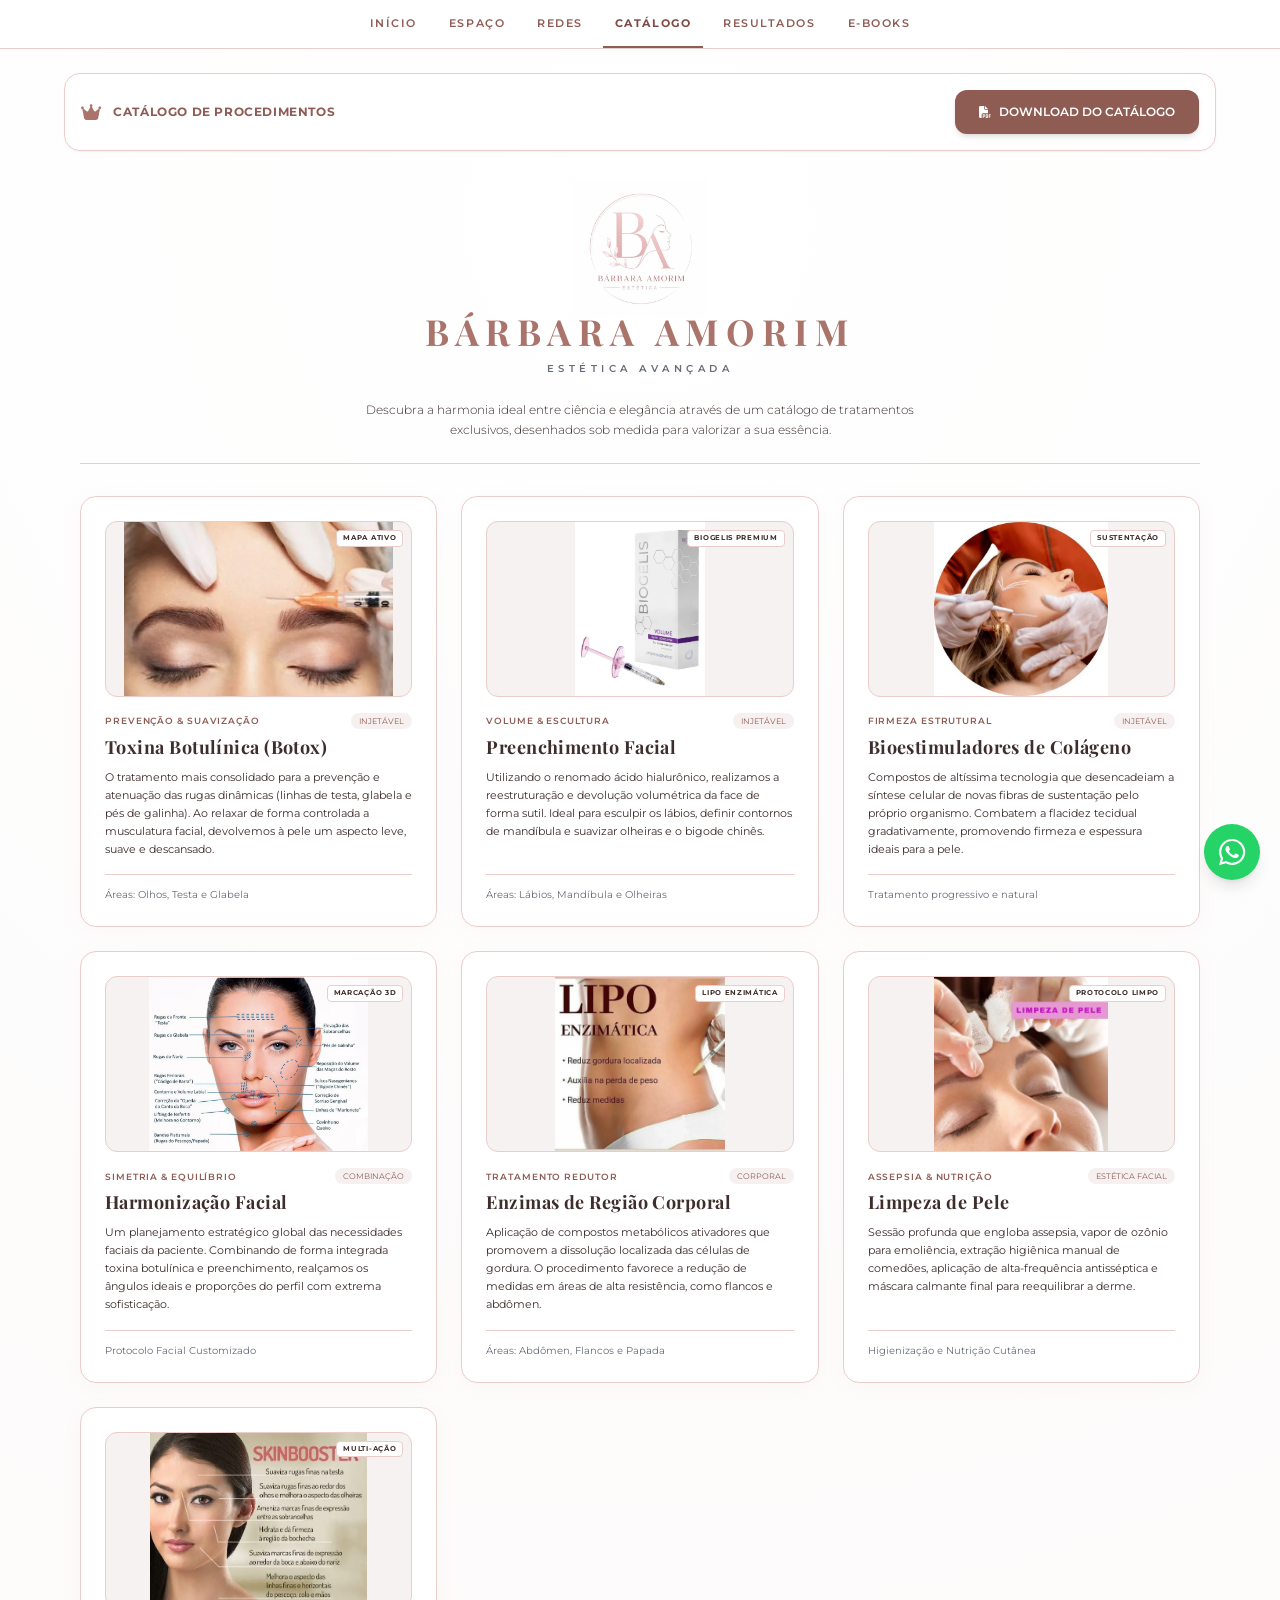
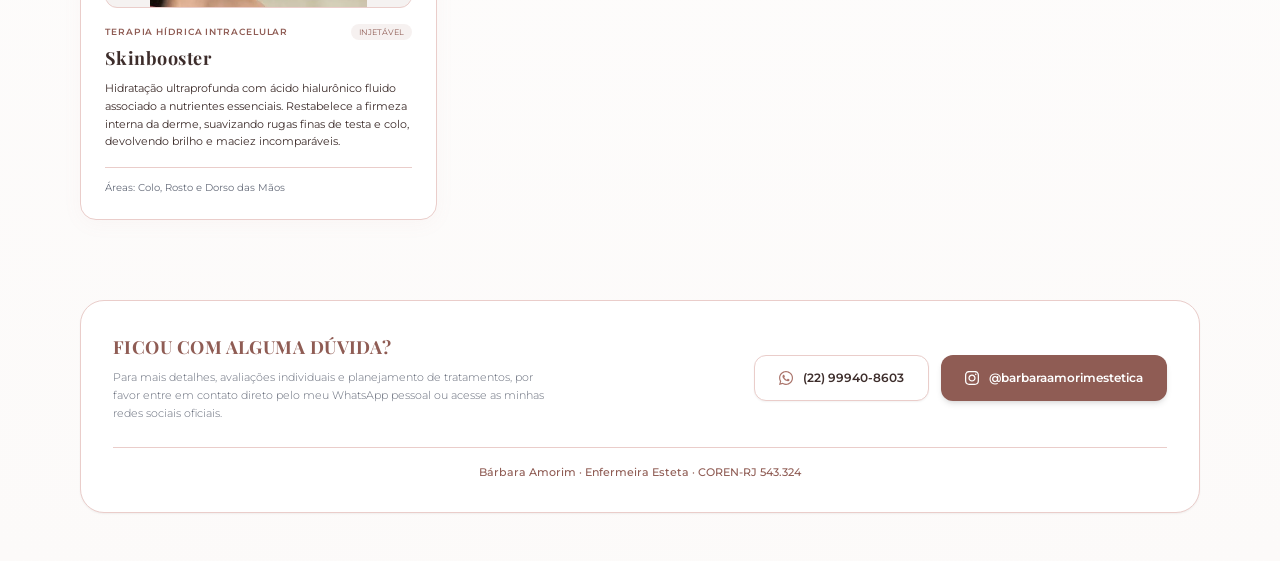
<file: catalogo.html>
<!DOCTYPE html>
<html lang="pt-BR">
<head>
    <meta charset="UTF-8">
    <meta name="viewport" content="width=device-width, initial-scale=1.0">

    <!-- Content-Security-Policy: limita de onde a página pode carregar código,
         estilos, imagens e iframes. Tem de vir antes de qualquer <link> ou <script>,
         senão não cobre o que já foi declarado acima. -->
    <meta http-equiv="Content-Security-Policy" content="default-src 'self'; base-uri 'self'; object-src 'none'; form-action 'none'; script-src 'self' 'unsafe-inline' https://www.googletagmanager.com; style-src 'self' 'unsafe-inline'; font-src 'self'; img-src 'self' data: https://www.googletagmanager.com https://www.google-analytics.com; connect-src 'self' https://www.google-analytics.com https://*.google-analytics.com https://*.analytics.google.com https://www.googletagmanager.com; frame-src 'self'">

    <title>Catálogo de Procedimentos - Bárbara Amorim Estética Avançada</title>
    <meta name="description" content="Catálogo de procedimentos: toxina botulínica, preenchimento facial, bioestimuladores de colágeno, harmonização facial, enzimas corporais, limpeza de pele e skinbooster.">
    <link rel="canonical" href="https://barbaraamorimestetica.github.io/baestetica/catalogo.html">

    <link rel="icon" type="image/png" href="img/favicon.png">
    <link rel="apple-touch-icon" href="img/favicon.png">
    <meta name="theme-color" content="#C28E86">

    <!-- Pré-visualização ao compartilhar o link (WhatsApp, Instagram, Facebook) -->
    <meta property="og:type" content="website">
    <meta property="og:locale" content="pt_BR">
    <meta property="og:site_name" content="Bárbara Amorim - Estética Avançada">
    <meta property="og:title" content="Catálogo de Procedimentos - Bárbara Amorim">
    <meta property="og:description" content="Toxina botulínica, preenchimento facial, bioestimuladores de colágeno, harmonização facial, enzimas, limpeza de pele e skinbooster.">
    <meta property="og:url" content="https://barbaraamorimestetica.github.io/baestetica/catalogo.html">
    <meta property="og:image" content="https://barbaraamorimestetica.github.io/baestetica/img/og-catalogo.jpg">
    <meta property="og:image:width" content="1200">
    <meta property="og:image:height" content="630">
    <meta property="og:image:alt" content="Três procedimentos do catálogo: toxina botulínica, bioestimuladores de colágeno e limpeza de pele">
    <meta name="twitter:card" content="summary_large_image">

    <!-- Tailwind compilado apenas com as classes usadas (ver css/site.css) -->
    <link rel="stylesheet" href="css/site.css">
    <!-- Paleta nomeada, comum aos dois repositorios -->
    <link rel="stylesheet" href="css/tokens.css">
    <link rel="stylesheet" href="css/componentes.css">
    <link rel="stylesheet" href="css/navegacao.css">
    <link rel="stylesheet" href="css/paginas.css">
    <!-- Montserrat e Playfair servidas daqui, nao do fonts.googleapis.com -->
    <link rel="stylesheet" href="css/fontes.css">

    <!-- Google tag (gtag.js) -->
    <script async src="https://www.googletagmanager.com/gtag/js?id=G-QWMWZ5SYWP"></script>
    <script>
    window.dataLayer = window.dataLayer || [];
    function gtag(){dataLayer.push(arguments);}
    gtag('js', new Date());

    gtag('config', 'G-QWMWZ5SYWP');
    </script>

    <style>

        /* Efeito de borda fina iluminada em Rose Gold */</style>
</head>
<body class="min-h-screen flex flex-col luxury-light-bg">

    <!-- MENU DO SITE
         Identico nas quatro paginas, e escrito no HTML de proposito: link que
         so existe depois do JavaScript correr fica fora do codigo-fonte, e um
         site de tres paginas vive do link interno. Ha uma conferencia
         automatica que recusa qualquer divergencia entre as copias. -->
    <nav class="ba-menu no-print" aria-label="Seções do site">
        <ul class="ba-menu-lista">
            <li><a href="/baestetica/index.html">Início</a></li>
            <li><a href="/baestetica/index.html#espaco">Espaço</a></li>
            <li><a href="/baestetica/index.html#instagram">Redes</a></li>
            <li><a href="/baestetica/catalogo.html" aria-current="page">Catálogo</a></li>
            <li><a href="/baestetica/Resultados.html">Resultados</a></li>
            <li><a href="/baestetica/ebooks.html">E-books</a></li>
        </ul>
    </nav>

    <div class="flex-1 w-full flex flex-col items-center justify-between">


    <!-- BARRA DE DOWNLOAD SUPERIOR (NÃO IMPRIME) -->
    <div class="w-full max-w-6xl bg-white/90 backdrop-blur-md rounded-2xl border borda-marca p-4 my-6 mx-4 flex flex-col sm:flex-row justify-between items-center gap-4 no-print z-50 shadow-sm">
        <div class="flex items-center gap-3">
            
            <svg class="icon tinta-marca text-lg" width="576" height="512" viewBox="0 0 576 512" xmlns="http://www.w3.org/2000/svg" aria-hidden="true"><path d="M309 106c11.4-7 19-19.7 19-34c0-22.1-17.9-40-40-40s-40 17.9-40 40c0 14.4 7.6 27 19 34L209.7 220.6c-9.1 18.2-32.7 23.4-48.6 10.7L72 160c5-6.7 8-15 8-24c0-22.1-17.9-40-40-40S0 113.9 0 136s17.9 40 40 40c.2 0 .5 0 .7 0L86.4 427.4c5.5 30.4 32 52.6 63 52.6H426.6c30.9 0 57.4-22.1 63-52.6L535.3 176c.2 0 .5 0 .7 0c22.1 0 40-17.9 40-40s-17.9-40-40-40s-40 17.9-40 40c0 9 3 17.3 8 24l-89.1 71.3c-15.9 12.7-39.5 7.5-48.6-10.7L309 106z"/></svg>
            <h4 class="text-xs font-bold tinta-forte uppercase tracking-wider">Catálogo de Procedimentos</h4>
        </div>
        <a href="Catalogo-Barbara-Amorim.pdf" download
           class="botao-marca botao-alvo text-xs font-semibold py-2.5 px-6 rounded-xl transition-all shadow-md gap-2">
            <svg class="icon" width="512" height="512" viewBox="0 0 512 512" xmlns="http://www.w3.org/2000/svg" aria-hidden="true"><path d="M0 64C0 28.7 28.7 0 64 0H224V128c0 17.7 14.3 32 32 32H384V304H176c-35.3 0-64 28.7-64 64V512H64c-35.3 0-64-28.7-64-64V64zm384 64H256V0L384 128zM176 352h32c30.9 0 56 25.1 56 56s-25.1 56-56 56H192v32c0 8.8-7.2 16-16 16s-16-7.2-16-16V448 368c0-8.8 7.2-16 16-16zm32 80c13.3 0 24-10.7 24-24s-10.7-24-24-24H192v48h16zm96-80h32c26.5 0 48 21.5 48 48v64c0 26.5-21.5 48-48 48H304c-8.8 0-16-7.2-16-16V368c0-8.8 7.2-16 16-16zm32 128c8.8 0 16-7.2 16-16V400c0-8.8-7.2-16-16-16H320v96h16zm80-112c0-8.8 7.2-16 16-16h48c8.8 0 16 7.2 16 16s-7.2 16-16 16H448v32h32c8.8 0 16 7.2 16 16s-7.2 16-16 16H448v48c0 8.8-7.2 16-16 16s-16-7.2-16-16V432 368z"/></svg> DOWNLOAD DO CATÁLOGO
        </a>
    </div>

    <!-- CONTEÚDO VISUAL INTERATIVO DO SITE (MODO CLARO) -->
    <div class="w-full max-w-6xl px-4 flex-grow flex flex-col gap-8 mb-12">
        
        <!-- HEADER PRINCIPAL -->
        <header class="text-center py-6 flex flex-col items-center gap-4 border-b borda-marca">
            <!-- Logótipo Oficial BA -->
            <div class="w-24 h-24">
                <img src="img/logo-barbara-amorim.webp" 
                alt="" 
                class="w-full h-full object-contain" 
                style="transform: scale(1.40);">            
            </div>
            <div>
                <h1 class="font-serif text-3xl md:text-4xl tracking-[0.2em] font-bold tinta-marca leading-none">BÁRBARA AMORIM</h1>
                <span class="text-[10px] tracking-[0.45em] tinta-suave uppercase font-semibold mt-2.5 block">Estética Avançada</span>
            </div>
            
            <p class="text-xs tinta-texto max-w-xl mx-auto mt-2 leading-relaxed font-light">
                Descubra a harmonia ideal entre ciência e elegância através de um catálogo de tratamentos exclusivos, desenhados sob medida para valorizar a sua essência.
            </p>
        </header>

        <!-- GRID DE PROCEDIMENTOS DO SITE -->
        <div class="grid grid-cols-1 md:grid-cols-2 lg:grid-cols-3 gap-6">
            
            <!-- 1. BOTOX -->
            <div class="bg-white rounded-2xl p-6 flex flex-col justify-between gold-border-glow">
                <div class="flex flex-col gap-4">
                    <!-- Ilustração Vetorial do Mapa Azul de Marcações -->
                    <div class="w-full h-44 fundo-neutro rounded-xl overflow-hidden flex items-center justify-center border borda-marca relative">
                        <img src="img/proc-toxina-botulinica.webp" alt="Aplicação de toxina botulínica com seringa fina na região da glabela, entre as sobrancelhas" class="w-full h-full object-contain" style="transform: scale(1.0);">
                        <span class="absolute top-2 right-2 text-[7px] bg-white tinta-texto border borda-marca px-1.5 py-0.5 rounded uppercase font-bold tracking-widest">Mapa Ativo</span>
                    </div>
                    <div>
                        <div class="flex justify-between items-center mb-1">
                            <span class="text-[9px] uppercase tracking-widest tinta-forte font-semibold">Prevenção & Suavização</span>
                            <span class="etiqueta tinta-forte text-[8px] py-0.5 px-2 rounded-full uppercase">Injetável</span>
                        </div>
                        <h3 class="font-serif text-lg font-bold tinta-texto tracking-wide">Toxina Botulínica (Botox)</h3>
                        <p class="text-[11px] tinta-texto mt-2 leading-relaxed">
                            O tratamento mais consolidado para a prevenção e atenuação das rugas dinâmicas (linhas de testa, glabela e pés de galinha). Ao relaxar de forma controlada a musculatura facial, devolvemos à pele um aspecto leve, suave e descansado.
                        </p>
                    </div>
                </div>
                <div class="mt-4 pt-3 border-t borda-marca flex justify-between items-center text-[10px] tinta-suave">
                    <span>Áreas: Olhos, Testa e Glabela</span>
                    <span class="tinta-forte font-semibold"></span>
                </div>
            </div>

            <!-- 2. PREENCHIMENTO FACIAL (Biogelis & Seringa Êmbolo Rosa) -->
            <div class="bg-white rounded-2xl p-6 flex flex-col justify-between gold-border-glow">
                <div class="flex flex-col gap-4">
                    <!-- Seringa Biogelis e Caixa Hexagonal Rose Gold -->
                    <div class="w-full h-44 fundo-neutro rounded-xl overflow-hidden flex items-center justify-center border borda-marca relative">
<img loading="lazy" src="img/proc-preenchimento-facial.webp" alt="Caixa e seringa de Biogelis Volume com lidocaína, ácido hialurônico injetável" class="w-full h-full object-contain" style="transform: scale(1.0);">                        
                    <span class="absolute top-2 right-2 text-[7px] bg-white tinta-texto border borda-marca px-1.5 py-0.5 rounded uppercase font-bold tracking-widest">Biogelis Premium</span>

                    </div>
                    <div>
                        <div class="flex justify-between items-center mb-1">
                            <span class="text-[9px] uppercase tracking-widest tinta-forte font-semibold">Volume & Escultura</span>
                            <span class="etiqueta tinta-forte text-[8px] py-0.5 px-2 rounded-full uppercase">Injetável</span>
                        </div>
                        <h3 class="font-serif text-lg font-bold tinta-texto tracking-wide">Preenchimento Facial</h3>
                        <p class="text-[11px] tinta-texto mt-2 leading-relaxed">
                            Utilizando o renomado ácido hialurônico, realizamos a reestruturação e devolução volumétrica da face de forma sutil. Ideal para esculpir os lábios, definir contornos de mandíbula e suavizar olheiras e o bigode chinês.
                        </p>
                    </div>
                </div>
                <div class="mt-4 pt-3 border-t borda-marca flex justify-between items-center text-[10px] tinta-suave">
                    <span>Áreas: Lábios, Mandíbula e Olheiras</span>
                    <span class="tinta-forte font-semibold"></span>
                </div>
            </div>

            <!-- 3. BIOESTIMULADORES DE COLÁGENO -->
            <div class="bg-white rounded-2xl p-6 flex flex-col justify-between gold-border-glow">
                <div class="flex flex-col gap-4">
                    <!-- Hélice de Colágeno -->
                    <div class="w-full h-44 fundo-neutro rounded-xl overflow-hidden flex items-center justify-center border borda-marca relative">
<img loading="lazy" src="img/proc-bioestimuladores.webp" alt="Marcação com lápis branco no rosto da paciente, antes da aplicação do bioestimulador" class="w-full h-full object-contain" style="transform: scale(1.0);">                        
                <span class="absolute top-2 right-2 text-[7px] bg-white tinta-texto border borda-marca px-1.5 py-0.5 rounded uppercase font-bold tracking-widest">Sustentação</span>
                    </div>
                    <div>
                        <div class="flex justify-between items-center mb-1">
                            <span class="text-[9px] uppercase tracking-widest tinta-forte font-semibold">Firmeza estrutural</span>
                            <span class="etiqueta tinta-forte text-[8px] py-0.5 px-2 rounded-full uppercase">Injetável</span>
                        </div>
                        <h3 class="font-serif text-lg font-bold tinta-texto tracking-wide">Bioestimuladores de Colágeno</h3>
                        <p class="text-[11px] tinta-texto mt-2 leading-relaxed">
                            Compostos de altíssima tecnologia que desencadeiam a síntese celular de novas fibras de sustentação pelo próprio organismo. Combatem a flacidez tecidual gradativamente, promovendo firmeza e espessura ideais para a pele.
                        </p>
                    </div>
                </div>
                <div class="mt-4 pt-3 border-t borda-marca flex justify-between items-center text-[10px] tinta-suave">
                    <span>Tratamento progressivo e natural</span>
                    <span class="tinta-forte font-semibold"></span>
                </div>
            </div>

            <!-- 4. HARMONIZAÇÃO FACIAL (Marcações Brancas de Lápis de Pele) -->
            <div class="bg-white rounded-2xl p-6 flex flex-col justify-between gold-border-glow">
                <div class="flex flex-col gap-4">
                    <!-- Vetor Rosto Feminino com Marcação Dermatológica Branca -->
                    <div class="w-full h-44 fundo-neutro rounded-xl overflow-hidden flex items-center justify-center border borda-marca relative">
                        <img loading="lazy" src="img/proc-harmonizacao-facial.webp" alt="Mapa facial dos pontos de aplicação: rugas da testa, da glabela e do nariz, pés de galinha, elevação das sobrancelhas, reposição do volume das maçãs do rosto, sulcos nasogenianos, rugas periorais, contorno e volume labial, correção da queda do canto da boca e do sorriso gengival, linhas de marionete, covinha no queixo, lifting de Nefertiti e bandas platismais" class="w-full h-full object-contain" style="transform: scale(1.0);">
                        <span class="absolute top-2 right-2 text-[7px] bg-white tinta-texto border borda-marca px-1.5 py-0.5 rounded uppercase font-bold tracking-widest">Marcação 3D</span>
                    </div>
                    <div>
                        <div class="flex justify-between items-center mb-1">
                            <span class="text-[9px] uppercase tracking-widest tinta-forte font-semibold">Simetria & Equilíbrio</span>
                            <span class="etiqueta tinta-forte text-[8px] py-0.5 px-2 rounded-full uppercase">Combinação</span>
                        </div>
                        <h3 class="font-serif text-lg font-bold tinta-texto tracking-wide">Harmonização Facial</h3>
                        <p class="text-[11px] tinta-texto mt-2 leading-relaxed">
                            Um planejamento estratégico global das necessidades faciais da paciente. Combinando de forma integrada toxina botulínica e preenchimento, realçamos os ângulos ideais e proporções do perfil com extrema sofisticação.
                        </p>
                    </div>
                </div>
                <div class="mt-4 pt-3 border-t borda-marca flex justify-between items-center text-[10px] tinta-suave">
                    <span>Protocolo Facial Customizado</span>
                    <span class="tinta-forte font-semibold"></span>
                </div>
            </div>

            <!-- 5. ENZIMAS CORPORAIS (Lipo Enzimática) -->
            <div class="bg-white rounded-2xl p-6 flex flex-col justify-between gold-border-glow">
                <div class="flex flex-col gap-4">
                    <!-- Silhueta Corporal com a Seringa Localizada de Enzimas -->
                    <div class="w-full h-44 fundo-neutro rounded-xl overflow-hidden flex items-center justify-center border borda-marca relative">
                        <img loading="lazy" src="img/proc-enzimas-corporais.webp" alt="Lipo enzimática: aplicação no abdômen. Reduz gordura localizada, auxilia na perda de peso e reduz medidas" class="w-full h-full object-contain" style="transform: scale(1.0);">
                        <span class="absolute top-2 right-2 text-[7px] bg-white tinta-texto border borda-marca px-1.5 py-0.5 rounded uppercase font-bold tracking-widest">Lipo Enzimática</span>

                    </div>
                    <div>
                        <div class="flex justify-between items-center mb-1">
                            <span class="text-[9px] uppercase tracking-widest tinta-forte font-semibold">Tratamento Redutor</span>
                            <span class="etiqueta tinta-forte text-[8px] py-0.5 px-2 rounded-full uppercase">Corporal</span>
                        </div>
                        <h3 class="font-serif text-lg font-bold tinta-texto tracking-wide">Enzimas de Região Corporal</h3>
                        <p class="text-[11px] tinta-texto mt-2 leading-relaxed">
                            Aplicação de compostos metabólicos ativadores que promovem a dissolução localizada das células de gordura. O procedimento favorece a redução de medidas em áreas de alta resistência, como flancos e abdômen.
                        </p>
                    </div>
                </div>
                <div class="mt-4 pt-3 border-t borda-marca flex justify-between items-center text-[10px] tinta-suave">
                    <span>Áreas: Abdômen, Flancos e Papada</span>
                    <span class="tinta-forte font-semibold"></span>
                </div>
            </div>

            <!-- 6. LIMPEZA DE PELE (Dedos envoltos em Gaze para Extração) -->
            <div class="bg-white rounded-2xl p-6 flex flex-col justify-between gold-border-glow">
                <div class="flex flex-col gap-4">
                    <!-- Vetor Delicado da Extração Fisiológica na Testa -->
                    <div class="w-full h-44 fundo-neutro rounded-xl overflow-hidden flex items-center justify-center border borda-marca relative">
                        <img loading="lazy" src="img/proc-limpeza-de-pele.webp" alt="Extração manual de comedões na testa, com gaze, durante a limpeza de pele" class="w-full h-full object-contain" style="transform: scale(1.0);">                        
                        <span class="absolute top-2 right-2 text-[7px] bg-white tinta-texto border borda-marca px-1.5 py-0.5 rounded uppercase font-bold tracking-widest">Protocolo Limpo</span>
                    </div>
                    <div>
                        <div class="flex justify-between items-center mb-1">
                            <span class="text-[9px] uppercase tracking-widest tinta-forte font-semibold">Assepsia & Nutrição</span>
                            <span class="etiqueta tinta-forte text-[8px] py-0.5 px-2 rounded-full uppercase">Estética Facial</span>
                        </div>
                        <h3 class="font-serif text-lg font-bold tinta-texto tracking-wide">Limpeza de Pele</h3>
                        <p class="text-[11px] tinta-texto mt-2 leading-relaxed">
                            Sessão profunda que engloba assepsia, vapor de ozônio para emoliência, extração higiênica manual de comedões, aplicação de alta-frequência antisséptica e máscara calmante final para reequilibrar a derme.
                        </p>
                    </div>
                </div>
                <div class="mt-4 pt-3 border-t borda-marca flex justify-between items-center text-[10px] tinta-suave">
                    <span>Higienização e Nutrição Cutânea</span>
                    <span class="tinta-forte font-semibold"></span>
                </div>
            </div>

            <!-- 7. SKINBOOSTER (Infográfico com Linhas Indicadoras das Áreas) -->
            <div class="bg-white rounded-2xl p-6 flex flex-col justify-between gold-border-glow">
                <div class="flex flex-col gap-4">
                    <!-- Infográfico de Skinbooster com as Linhas de Ação nas Bochechas, Testa, Olhos... -->
                    <div class="w-full h-44 fundo-neutro rounded-xl overflow-hidden flex items-center justify-center border borda-marca relative">
                        <img loading="lazy" src="img/proc-skinbooster.webp" alt="Skinbooster: suaviza rugas finas na testa e ao redor dos olhos, melhora o aspecto das olheiras, ameniza marcas de expressão entre as sobrancelhas, hidrata e dá firmeza à região da bochecha, suaviza marcas ao redor da boca e melhora as linhas finas do pescoço, colo e mãos" class="w-full h-full object-contain" style="transform: scale(1.0);">                        
                        <span class="absolute top-2 right-2 text-[7px] bg-white tinta-texto border borda-marca px-1.5 py-0.5 rounded uppercase font-bold tracking-widest">Multi-Ação</span>
                    </div>
                    <div>
                        <div class="flex justify-between items-center mb-1">
                            <span class="text-[9px] uppercase tracking-widest tinta-forte font-semibold">Terapia Hídrica Intracelular</span>
                            <span class="etiqueta tinta-forte text-[8px] py-0.5 px-2 rounded-full uppercase">Injetável</span>
                        </div>
                        <h3 class="font-serif text-lg font-bold tinta-texto tracking-wide">Skinbooster</h3>
                        <p class="text-[11px] tinta-texto mt-2 leading-relaxed">
                            Hidratação ultraprofunda com ácido hialurônico fluido associado a nutrientes essenciais. Restabelece a firmeza interna da derme, suavizando rugas finas de testa e colo, devolvendo brilho e maciez incomparáveis.
                        </p>
                    </div>
                </div>
                <div class="mt-4 pt-3 border-t borda-marca flex justify-between items-center text-[10px] tinta-suave">
                    <span>Áreas: Colo, Rosto e Dorso das Mãos</span>
                    <span class="tinta-forte font-semibold"></span>
                </div>
            </div>

        </div>

        <!-- RODAPÉ DE CONTACTOS DE LUXO COM CONTACTOS REAIS -->
        <footer class="bg-white rounded-3xl p-8 border borda-marca flex flex-col gap-6 mt-12 shadow-sm">
          <div class="w-full flex flex-col md:flex-row justify-between items-center gap-6">
            <div class="text-center md:text-left">
                <!-- tinta-forte, e nao tinta-marca: com a base em 16px este text-lg da 18px,
                     e o limiar de "texto grande" da WCAG (18,66px em negrito) e absoluto.
                     A 18px de base passava com 3,72:1; a 16px passa a exigir 4,5:1. -->
                <h4 class="font-serif text-lg tinta-forte font-bold uppercase tracking-wide">Ficou com Alguma Dúvida?</h4>
                <p class="text-[11px] tinta-suave mt-2 max-w-md leading-relaxed font-light">
                    Para mais detalhes, avaliações individuais e planejamento de tratamentos, por favor entre em contato direto pelo meu WhatsApp pessoal ou acesse as minhas redes sociais oficiais.
                </p>
            </div>
            
            <div class="flex flex-col sm:flex-row gap-3 w-full md:w-auto">
                <!-- Link de WhatsApp Real -->
                <a href="https://wa.me/5522999408603?text=Olá%20Bárbara!%20Gostaria%20de%20saber%20mais%20detalhes%20sobre%20os%20seus%20procedimentos%20estéticos." target="_blank" rel="noopener" class="bg-white fundo-neutro-hover tinta-texto border borda-marca text-xs font-semibold py-3.5 px-6 rounded-xl transition-all flex items-center justify-center gap-2.5 shadow-sm">
                    <svg class="icon tinta-marca text-base" width="448" height="512" viewBox="0 0 448 512" xmlns="http://www.w3.org/2000/svg" aria-hidden="true"><path d="M380.9 97.1C339 55.1 283.2 32 223.9 32c-122.4 0-222 99.6-222 222 0 39.1 10.2 77.3 29.6 111L0 480l117.7-30.9c32.4 17.7 68.9 27 106.1 27h.1c122.3 0 224.1-99.6 224.1-222 0-59.3-25.2-115-67.1-157zm-157 341.6c-33.2 0-65.7-8.9-94-25.7l-6.7-4-69.8 18.3L72 359.2l-4.4-7c-18.5-29.4-28.2-63.3-28.2-98.2 0-101.7 82.8-184.5 184.6-184.5 49.3 0 95.6 19.2 130.4 54.1 34.8 34.9 56.2 81.2 56.1 130.5 0 101.8-84.9 184.6-186.6 184.6zm101.2-138.2c-5.5-2.8-32.8-16.2-37.9-18-5.1-1.9-8.8-2.8-12.5 2.8-3.7 5.6-14.3 18-17.6 21.8-3.2 3.7-6.5 4.2-12 1.4-32.6-16.3-54-29.1-75.5-66-5.7-9.8 5.7-9.1 16.3-30.3 1.8-3.7.9-6.9-.5-9.7-1.4-2.8-12.5-30.1-17.1-41.2-4.5-10.8-9.1-9.3-12.5-9.5-3.2-.2-6.9-.2-10.6-.2-3.7 0-9.7 1.4-14.8 6.9-5.1 5.6-19.4 19-19.4 46.3 0 27.3 19.9 53.7 22.6 57.4 2.8 3.7 39.1 59.7 94.8 83.8 35.2 15.2 49 16.5 66.6 13.9 10.7-1.6 32.8-13.4 37.4-26.4 4.6-13 4.6-24.1 3.2-26.4-1.3-2.5-5-3.9-10.5-6.6z"/></svg>
                    <span>(22) 99940-8603</span>
                </a>
                <!-- Link de Instagram Real -->
                <a href="https://instagram.com/barbaraamorimestetica" target="_blank" rel="noopener" class="botao-marca text-xs font-semibold py-3.5 px-6 rounded-xl transition-all flex items-center justify-center gap-2.5 shadow-md">
                    <svg class="icon text-base" width="448" height="512" viewBox="0 0 448 512" xmlns="http://www.w3.org/2000/svg" aria-hidden="true"><path d="M224.1 141c-63.6 0-114.9 51.3-114.9 114.9s51.3 114.9 114.9 114.9S339 319.5 339 255.9 287.7 141 224.1 141zm0 189.6c-41.1 0-74.7-33.5-74.7-74.7s33.5-74.7 74.7-74.7 74.7 33.5 74.7 74.7-33.6 74.7-74.7 74.7zm146.4-194.3c0 14.9-12 26.8-26.8 26.8-14.9 0-26.8-12-26.8-26.8s12-26.8 26.8-26.8 26.8 12 26.8 26.8zm76.1 27.2c-1.7-35.9-9.9-67.7-36.2-93.9-26.2-26.2-58-34.4-93.9-36.2-37-2.1-147.9-2.1-184.9 0-35.8 1.7-67.6 9.9-93.9 36.1s-34.4 58-36.2 93.9c-2.1 37-2.1 147.9 0 184.9 1.7 35.9 9.9 67.7 36.2 93.9s58 34.4 93.9 36.2c37 2.1 147.9 2.1 184.9 0 35.9-1.7 67.7-9.9 93.9-36.2 26.2-26.2 34.4-58 36.2-93.9 2.1-37 2.1-147.8 0-184.8zM398.8 388c-7.8 19.6-22.9 34.7-42.6 42.6-29.5 11.7-99.5 9-132.1 9s-102.7 2.6-132.1-9c-19.6-7.8-34.7-22.9-42.6-42.6-11.7-29.5-9-99.5-9-132.1s-2.6-102.7 9-132.1c7.8-19.6 22.9-34.7 42.6-42.6 29.5-11.7 99.5-9 132.1-9s102.7-2.6 132.1 9c19.6 7.8 34.7 22.9 42.6 42.6 11.7 29.5 9 99.5 9 132.1s2.7 102.7-9 132.1z"/></svg>
                    <span>@barbaraamorimestetica</span>
                </a>
            </div>
          </div>
            <span class="block w-full text-center text-[11px] tinta-forte font-medium pt-4 border-t borda-marca">Bárbara Amorim &middot; Enfermeira Esteta &middot; COREN-RJ 543.324</span>
        </footer>

    </div>

    <!-- Botão flutuante de WhatsApp -->
    <a href="https://wa.me/5522999408603?text=Olá%20Bárbara!%20Gostaria%20de%20saber%20mais%20detalhes%20sobre%20os%20seus%20procedimentos%20estéticos."
       target="_blank" rel="noopener" aria-label="Falar no WhatsApp"
       class="no-print fixed bottom-5 right-5 z-50 w-14 h-14 rounded-full fundo-whatsapp text-white flex items-center justify-center shadow-lg hover:scale-110 transition-transform">
        <svg class="icon text-3xl" width="448" height="512" viewBox="0 0 448 512" xmlns="http://www.w3.org/2000/svg" aria-hidden="true"><path d="M380.9 97.1C339 55.1 283.2 32 223.9 32c-122.4 0-222 99.6-222 222 0 39.1 10.2 77.3 29.6 111L0 480l117.7-30.9c32.4 17.7 68.9 27 106.1 27h.1c122.3 0 224.1-99.6 224.1-222 0-59.3-25.2-115-67.1-157zm-157 341.6c-33.2 0-65.7-8.9-94-25.7l-6.7-4-69.8 18.3L72 359.2l-4.4-7c-18.5-29.4-28.2-63.3-28.2-98.2 0-101.7 82.8-184.5 184.6-184.5 49.3 0 95.6 19.2 130.4 54.1 34.8 34.9 56.2 81.2 56.1 130.5 0 101.8-84.9 184.6-186.6 184.6zm101.2-138.2c-5.5-2.8-32.8-16.2-37.9-18-5.1-1.9-8.8-2.8-12.5 2.8-3.7 5.6-14.3 18-17.6 21.8-3.2 3.7-6.5 4.2-12 1.4-32.6-16.3-54-29.1-75.5-66-5.7-9.8 5.7-9.1 16.3-30.3 1.8-3.7.9-6.9-.5-9.7-1.4-2.8-12.5-30.1-17.1-41.2-4.5-10.8-9.1-9.3-12.5-9.5-3.2-.2-6.9-.2-10.6-.2-3.7 0-9.7 1.4-14.8 6.9-5.1 5.6-19.4 19-19.4 46.3 0 27.3 19.9 53.7 22.6 57.4 2.8 3.7 39.1 59.7 94.8 83.8 35.2 15.2 49 16.5 66.6 13.9 10.7-1.6 32.8-13.4 37.4-26.4 4.6-13 4.6-24.1 3.2-26.4-1.3-2.5-5-3.9-10.5-6.6z"/></svg>
    </a>
    </div>
</body>
</html>
</file>
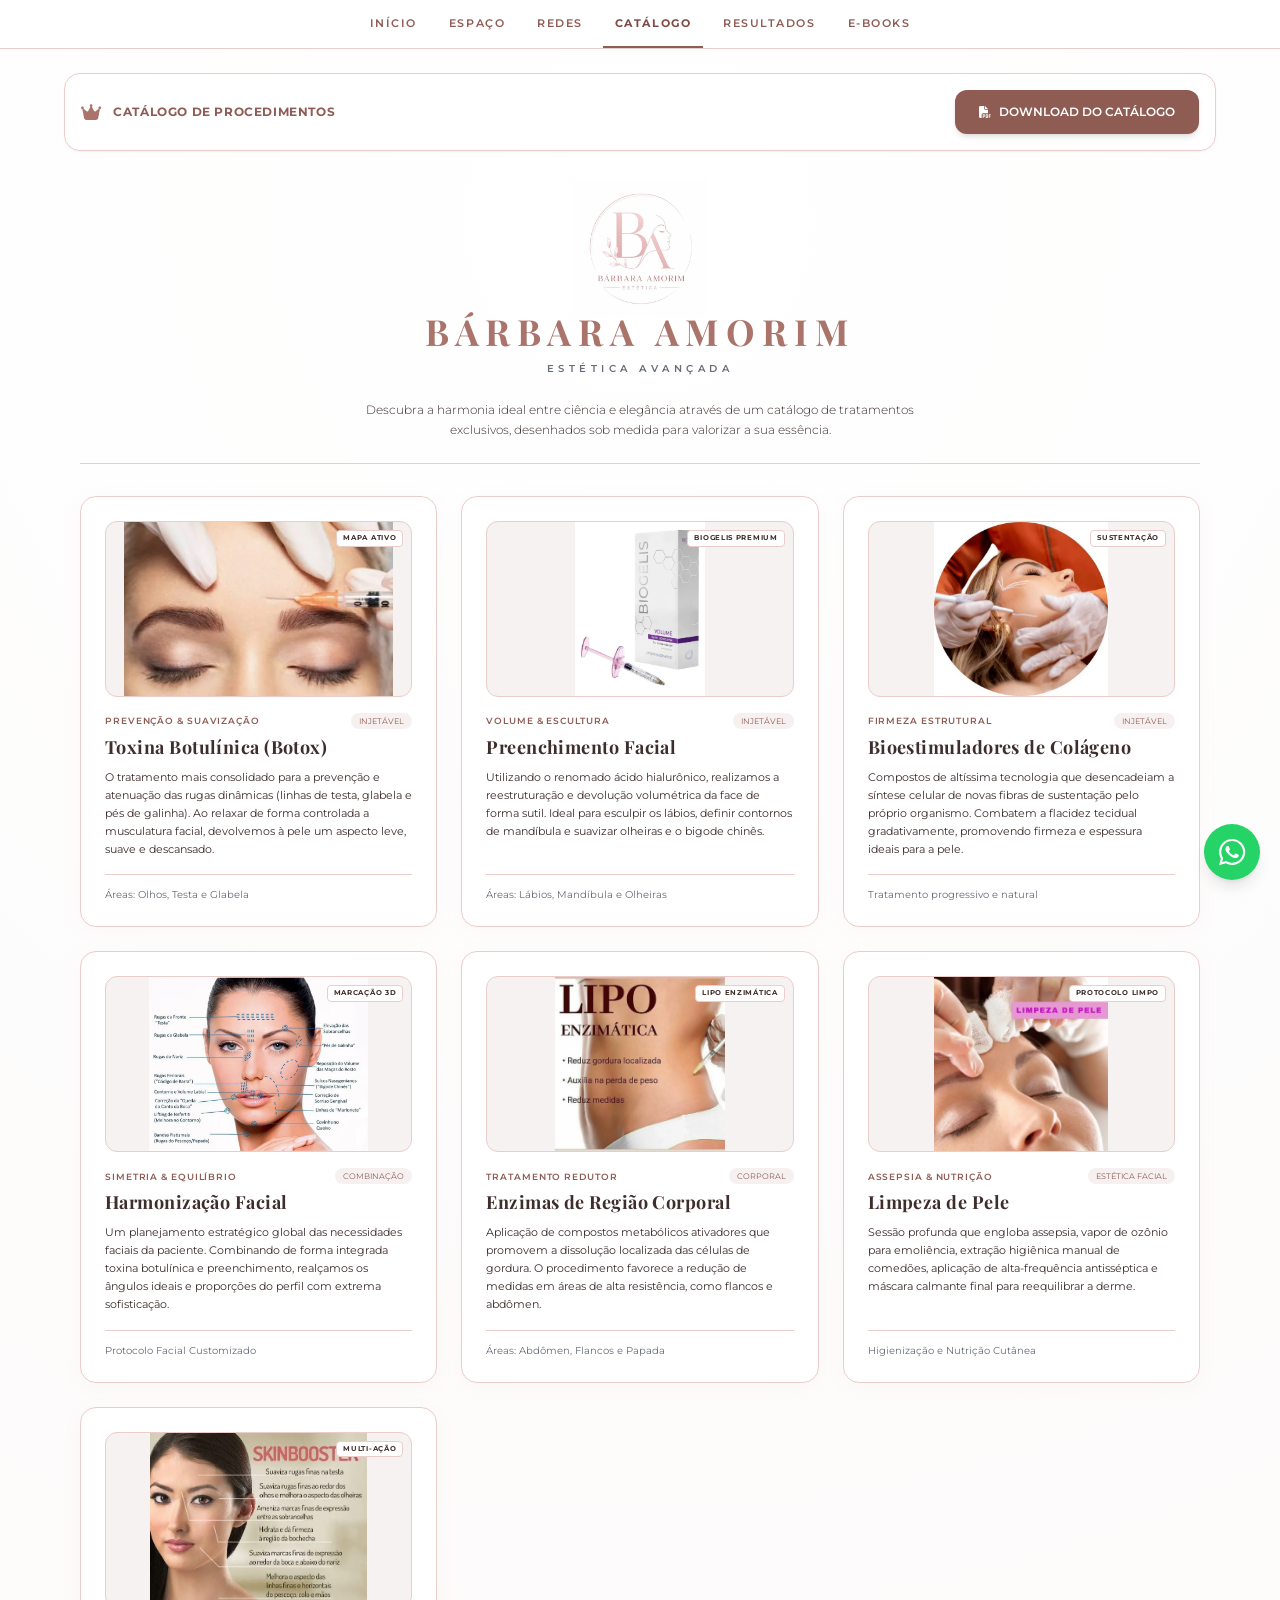
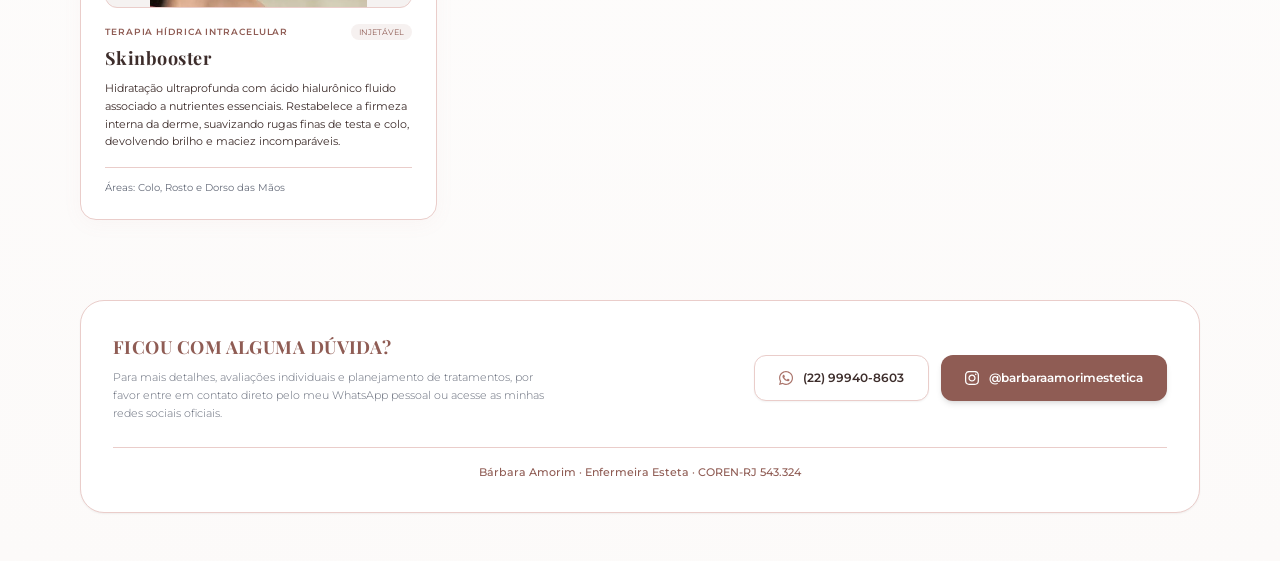
<file: Catálogo de Procedimentos.html>
<!DOCTYPE html>
<html lang="pt-BR">
<head>
    <meta charset="UTF-8">
    <!-- Esta página mudou de endereço para catalogo.html.
         Este arquivo existe apenas para não quebrar os links já compartilhados.

         As cores ficam literais, e não em var(--token): a CSP desta página é
         default-src 'none' com style-src 'unsafe-inline', o que permite estilo
         inline mas NAO permite carregar css/tokens.css. Se a paleta mudar,
         estes dois valores têm de ser conferidos à mão -- são --texto e
         --marca-forte. O #AA746B que estava aqui dava 3,72:1 num link de
         16px, onde a WCAG pede 4,5. -->
    <meta name="robots" content="noindex">
    <meta http-equiv="Content-Security-Policy" content="default-src 'none'; script-src 'unsafe-inline'; style-src 'unsafe-inline'; base-uri 'self'; form-action 'none'">
    <link rel="canonical" href="https://barbaraamorimestetica.github.io/baestetica/catalogo.html">
    <meta http-equiv="refresh" content="0; url=catalogo.html">
    <title>Catálogo de Procedimentos - Bárbara Amorim Estética Avançada</title>
    <script>window.location.replace("catalogo.html" + window.location.hash);</script>
</head>
<body style="font-family: sans-serif; text-align: center; padding: 3rem; color: #3D2D2B;">
    <p>Esta página mudou de endereço.</p>
    <p><a href="catalogo.html" style="color: #8F5C54;">Abrir o catálogo de procedimentos</a></p>
</body>
</html>
</file>
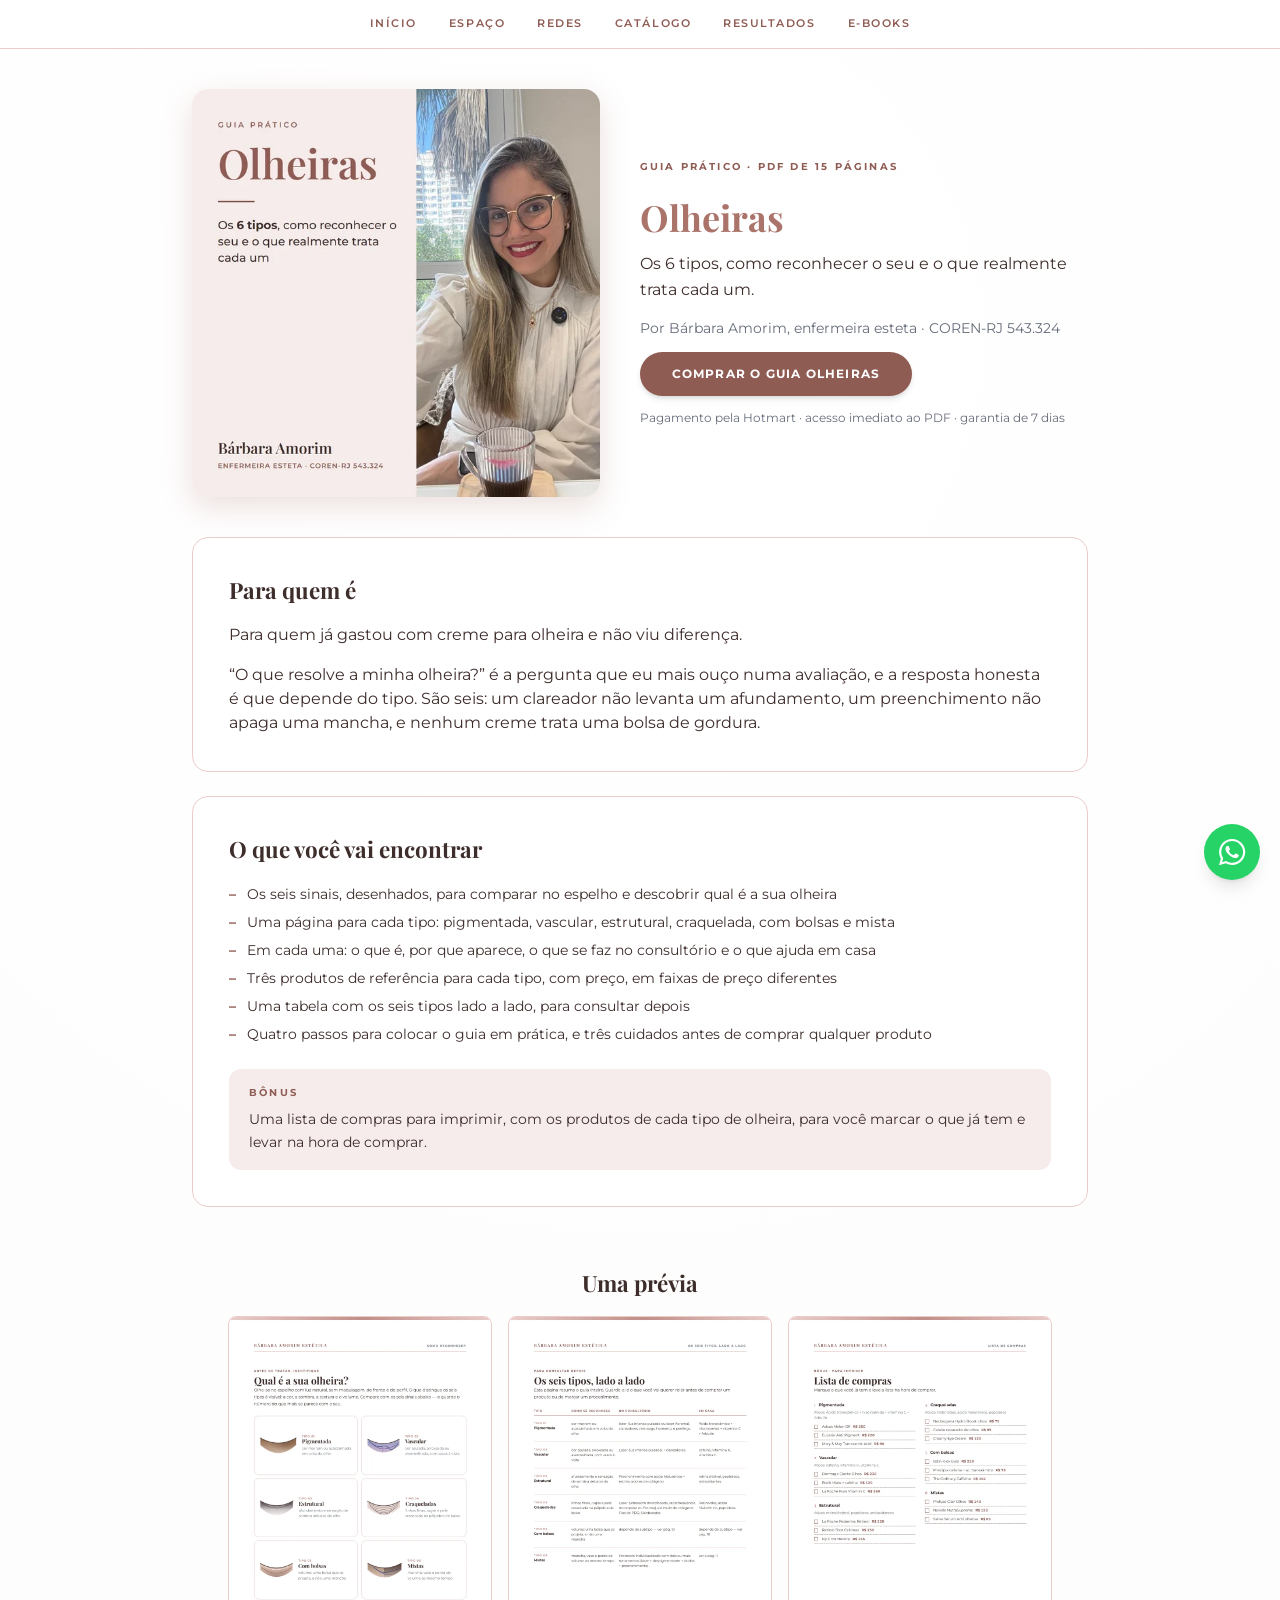
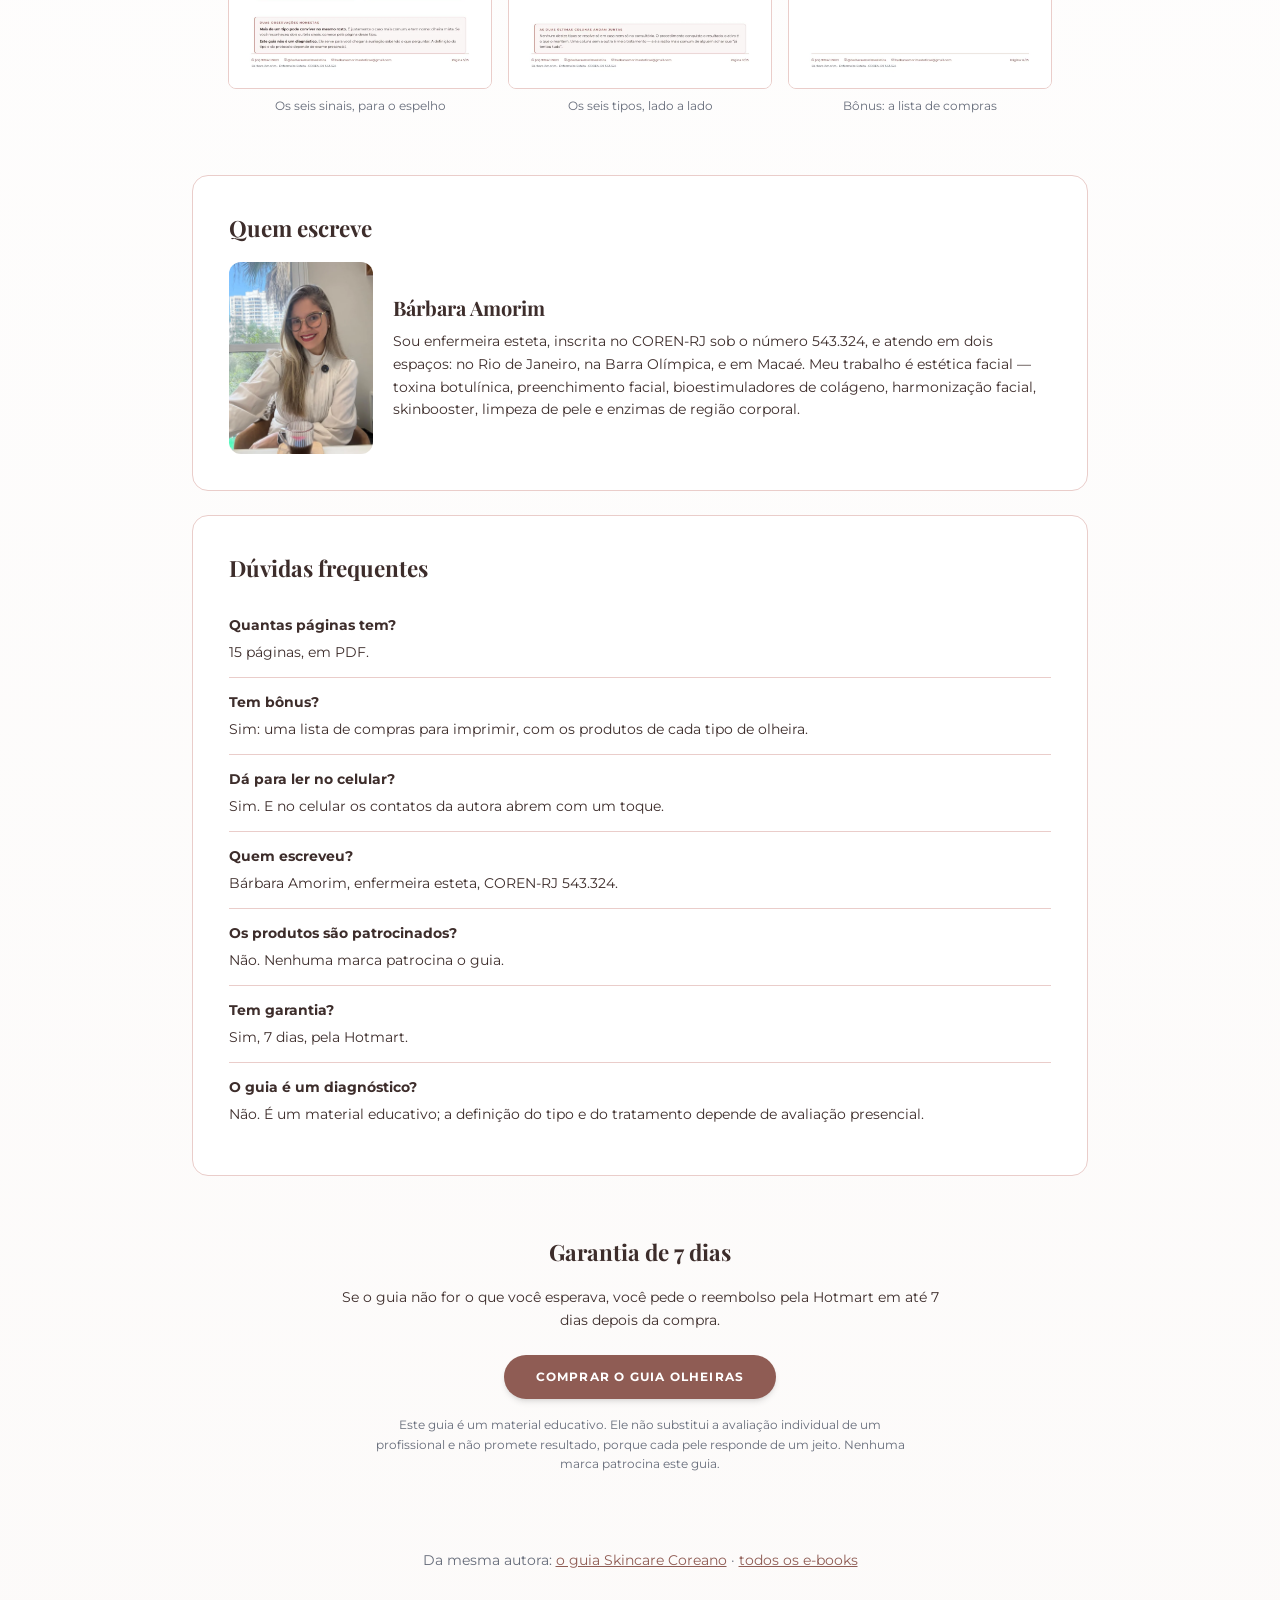
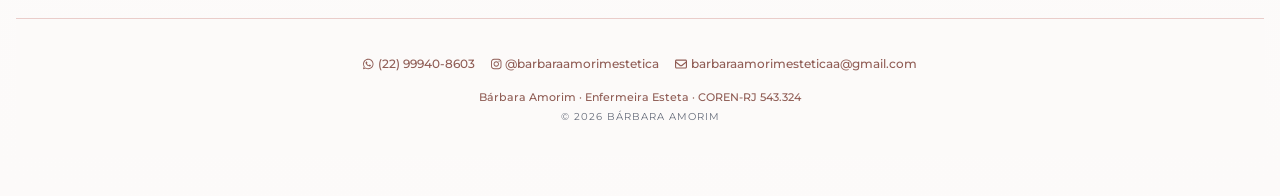
<file: ebook-olheiras.html>
<!DOCTYPE html>
<html lang="pt-BR">
<head>
    <meta charset="UTF-8">
    <meta name="viewport" content="width=device-width, initial-scale=1.0">

    <!-- PÁGINA GERADA, a partir dos e-books, no outro repositório. Mude lá,
         e não aqui: a próxima geração apaga o que se escrever nesta página.
         É a "Página Externa" do produto na Hotmart. -->

    <meta http-equiv="Content-Security-Policy" content="default-src 'self'; base-uri 'self'; object-src 'none'; form-action 'none'; script-src 'self' 'unsafe-inline' https://www.googletagmanager.com; style-src 'self' 'unsafe-inline'; font-src 'self'; img-src 'self' data: https://www.googletagmanager.com https://www.google-analytics.com; connect-src 'self' https://www.google-analytics.com https://*.google-analytics.com https://*.analytics.google.com https://www.googletagmanager.com">

    <title>Olheiras - E-book de Bárbara Amorim</title>
    <meta name="description" content="E-book Olheiras, de Bárbara Amorim, enfermeira esteta: os 6 tipos de olheira, como reconhecer o seu e o que realmente trata cada um.">
    <link rel="canonical" href="https://barbaraamorimestetica.github.io/baestetica/ebook-olheiras.html">

    <link rel="icon" type="image/png" href="img/favicon.png">
    <link rel="apple-touch-icon" href="img/favicon.png">
    <meta name="theme-color" content="#C28E86">

    <meta property="og:type" content="website">
    <meta property="og:locale" content="pt_BR">
    <meta property="og:site_name" content="Bárbara Amorim - Estética Avançada">
    <meta property="og:title" content="Olheiras - E-book de Bárbara Amorim">
    <meta property="og:description" content="Os 6 tipos, como reconhecer o seu e o que realmente trata cada um.">
    <meta property="og:url" content="https://barbaraamorimestetica.github.io/baestetica/ebook-olheiras.html">
    <meta property="og:image" content="https://barbaraamorimestetica.github.io/baestetica/img/og-ebook-olheiras.jpg">
    <meta property="og:image:width" content="1200">
    <meta property="og:image:height" content="630">
    <meta property="og:image:alt" content="A capa do e-book Olheiras">
    <meta name="twitter:card" content="summary_large_image">

    <link rel="stylesheet" href="css/site.css">
    <link rel="stylesheet" href="css/tokens.css">
    <link rel="stylesheet" href="css/componentes.css">
    <link rel="stylesheet" href="css/navegacao.css">
    <link rel="stylesheet" href="css/paginas.css">
    <link rel="stylesheet" href="css/fontes.css">

    <!-- Google tag (gtag.js) -->
    <script async src="https://www.googletagmanager.com/gtag/js?id=G-QWMWZ5SYWP"></script>
    <script>
    window.dataLayer = window.dataLayer || [];
    function gtag(){dataLayer.push(arguments);}
    gtag('js', new Date());

    gtag('config', 'G-QWMWZ5SYWP');
    </script>
</head>
<body class="min-h-screen luxury-light-bg">

    <nav class="ba-menu no-print" aria-label="Seções do site">
        <ul class="ba-menu-lista">
            <li><a href="/baestetica/index.html">Início</a></li>
            <li><a href="/baestetica/index.html#espaco">Espaço</a></li>
            <li><a href="/baestetica/index.html#instagram">Redes</a></li>
            <li><a href="/baestetica/catalogo.html">Catálogo</a></li>
            <li><a href="/baestetica/Resultados.html">Resultados</a></li>
            <li><a href="/baestetica/ebooks.html">E-books</a></li>
        </ul>
    </nav>

    <div class="py-10 px-4">
    <main class="max-w-4xl mx-auto">

        <section class="venda-topo">
            <img src="img/ebook-olheiras.webp" alt="Capa do e-book Olheiras, com a foto de Bárbara Amorim" width="600" height="600" class="venda-capa">
            <div class="venda-topo-texto">
                <p class="ebook-olho">Guia prático &middot; PDF de 15 páginas</p>
                <h1 class="font-serif text-3xl md:text-4xl font-bold tinta-marca">Olheiras</h1>
                <p class="text-base tinta-texto leading-relaxed">Os 6 tipos, como reconhecer o seu e o que realmente trata cada um.</p>
                <p class="text-sm tinta-suave">Por Bárbara Amorim, enfermeira esteta &middot; COREN-RJ 543.324</p>
                <a href="https://pay.hotmart.com/L108057790R" data-checkout target="_blank" rel="noopener" class="botao-alvo botao-marca justify-center px-8 py-3 rounded-full text-xs font-bold uppercase tracking-widest shadow-md transition-all">Comprar o guia Olheiras</a>
                <p class="text-xs tinta-suave">Pagamento pela Hotmart &middot; acesso imediato ao PDF &middot; garantia de 7 dias</p>
            </div>
        </section>

        <section class="venda-secao bg-white rounded-2xl ebook-cartao">
            <h2 class="venda-titulo">Para quem é</h2>
                <p class="text-sm md:text-base tinta-texto leading-relaxed mb-4 last:mb-0">Para quem já gastou com creme para olheira e não viu diferença.</p>
                <p class="text-sm md:text-base tinta-texto leading-relaxed mb-4 last:mb-0">“O que resolve a minha olheira?” é a pergunta que eu mais ouço numa avaliação, e a resposta honesta é que depende do tipo. São seis: um clareador não levanta um afundamento, um preenchimento não apaga uma mancha, e nenhum creme trata uma bolsa de gordura.</p>
        </section>

        <section class="venda-secao bg-white rounded-2xl ebook-cartao">
            <h2 class="venda-titulo">O que você vai encontrar</h2>
            <ul class="ebook-lista">
                    <li>Os seis sinais, desenhados, para comparar no espelho e descobrir qual é a sua olheira</li>
                    <li>Uma página para cada tipo: pigmentada, vascular, estrutural, craquelada, com bolsas e mista</li>
                    <li>Em cada uma: o que é, por que aparece, o que se faz no consultório e o que ajuda em casa</li>
                    <li>Três produtos de referência para cada tipo, com preço, em faixas de preço diferentes</li>
                    <li>Uma tabela com os seis tipos lado a lado, para consultar depois</li>
                    <li>Quatro passos para colocar o guia em prática, e três cuidados antes de comprar qualquer produto</li>
            </ul>
            <div class="venda-bonus">
                <p class="ebook-olho">Bônus</p>
                <p class="text-sm tinta-texto leading-relaxed">Uma lista de compras para imprimir, com os produtos de cada tipo de olheira, para você marcar o que já tem e levar na hora de comprar.</p>
            </div>
        </section>

        <section class="venda-secao">
            <h2 class="venda-titulo text-center">Uma prévia</h2>
            <div class="venda-previas">
                <figure class="venda-previa"><img src="img/previa-ebook-olheiras-1.webp" alt="Os seis sinais, para o espelho, uma página do e-book Olheiras" width="900" height="1274" loading="lazy"><figcaption>Os seis sinais, para o espelho</figcaption></figure>
                <figure class="venda-previa"><img src="img/previa-ebook-olheiras-2.webp" alt="Os seis tipos, lado a lado, uma página do e-book Olheiras" width="900" height="1274" loading="lazy"><figcaption>Os seis tipos, lado a lado</figcaption></figure>
                <figure class="venda-previa"><img src="img/previa-ebook-olheiras-3.webp" alt="Bônus: a lista de compras, uma página do e-book Olheiras" width="900" height="1274" loading="lazy"><figcaption>Bônus: a lista de compras</figcaption></figure>
            </div>
        </section>

        <section class="venda-secao bg-white rounded-2xl ebook-cartao">
            <h2 class="venda-titulo">Quem escreve</h2>
            <div class="venda-autora">
                <img src="img/autora.webp" alt="Bárbara Amorim" width="600" height="800" loading="lazy">
                <div>
                    <p class="font-serif text-xl font-bold tinta-texto">Bárbara Amorim</p>
                    <p class="text-sm tinta-texto leading-relaxed mt-2">Sou enfermeira esteta, inscrita no COREN-RJ sob o número 543.324, e atendo em dois espaços: no Rio de Janeiro, na Barra Olímpica, e em Macaé. Meu trabalho é estética facial — toxina botulínica, preenchimento facial, bioestimuladores de colágeno, harmonização facial, skinbooster, limpeza de pele e enzimas de região corporal.</p>
                </div>
            </div>
        </section>

        <section class="venda-secao bg-white rounded-2xl ebook-cartao">
            <h2 class="venda-titulo">Dúvidas frequentes</h2>
            <dl>
                <div class="venda-duvida"><dt>Quantas páginas tem?</dt><dd>15 páginas, em PDF.</dd></div>
                <div class="venda-duvida"><dt>Tem bônus?</dt><dd>Sim: uma lista de compras para imprimir, com os produtos de cada tipo de olheira.</dd></div>
                <div class="venda-duvida"><dt>Dá para ler no celular?</dt><dd>Sim. E no celular os contatos da autora abrem com um toque.</dd></div>
                <div class="venda-duvida"><dt>Quem escreveu?</dt><dd>Bárbara Amorim, enfermeira esteta, COREN-RJ 543.324.</dd></div>
                <div class="venda-duvida"><dt>Os produtos são patrocinados?</dt><dd>Não. Nenhuma marca patrocina o guia.</dd></div>
                <div class="venda-duvida"><dt>Tem garantia?</dt><dd>Sim, 7 dias, pela Hotmart.</dd></div>
                <div class="venda-duvida"><dt>O guia é um diagnóstico?</dt><dd>Não. É um material educativo; a definição do tipo e do tratamento depende de avaliação presencial.</dd></div>
            </dl>
        </section>

        <section class="venda-secao text-center">
            <h2 class="venda-titulo">Garantia de 7 dias</h2>
            <p class="text-sm tinta-texto leading-relaxed medida-leitura mx-auto mb-6">
                Se o guia não for o que você esperava, você pede o reembolso
                pela Hotmart em até 7 dias depois da compra.
            </p>
            <a href="https://pay.hotmart.com/L108057790R" data-checkout target="_blank" rel="noopener" class="botao-alvo botao-marca justify-center px-8 py-3 rounded-full text-xs font-bold uppercase tracking-widest shadow-md transition-all">Comprar o guia Olheiras</a>
            <p class="text-xs tinta-suave leading-relaxed medida-leitura mx-auto mt-4">
                Este guia é um material educativo. Ele não substitui a avaliação
                individual de um profissional e não promete resultado, porque
                cada pele responde de um jeito. Nenhuma marca patrocina este
                guia.
            </p>
        </section>

        <p class="text-sm tinta-suave text-center mt-10">
            Da mesma autora:
            <a href="ebook-skincare-coreano.html" class="tinta-forte alvo-toque underline">o guia Skincare Coreano</a>
            &middot;
            <a href="/baestetica/ebooks.html" class="tinta-forte alvo-toque underline">todos os e-books</a>
        </p>
    </main>

    <footer class="w-full py-8 border-t borda-marca mt-12 fundo">
        <div class="rodape max-w-4xl mx-auto px-4 flex flex-col md:flex-row justify-between items-center gap-4">
            <div class="flex flex-col md:flex-row items-center gap-4 text-[12px] tinta-forte font-medium">
                <a href="https://wa.me/5522999408603" target="_blank" rel="noopener" class="flex items-center gap-1 alvo-toque tinta-forte">
                    <svg class="icon" width="448" height="512" viewBox="0 0 448 512" xmlns="http://www.w3.org/2000/svg" aria-hidden="true"><path d="M380.9 97.1C339 55.1 283.2 32 223.9 32c-122.4 0-222 99.6-222 222 0 39.1 10.2 77.3 29.6 111L0 480l117.7-30.9c32.4 17.7 68.9 27 106.1 27h.1c122.3 0 224.1-99.6 224.1-222 0-59.3-25.2-115-67.1-157zm-157 341.6c-33.2 0-65.7-8.9-94-25.7l-6.7-4-69.8 18.3L72 359.2l-4.4-7c-18.5-29.4-28.2-63.3-28.2-98.2 0-101.7 82.8-184.5 184.6-184.5 49.3 0 95.6 19.2 130.4 54.1 34.8 34.9 56.2 81.2 56.1 130.5 0 101.8-84.9 184.6-186.6 184.6zm101.2-138.2c-5.5-2.8-32.8-16.2-37.9-18-5.1-1.9-8.8-2.8-12.5 2.8-3.7 5.6-14.3 18-17.6 21.8-3.2 3.7-6.5 4.2-12 1.4-32.6-16.3-54-29.1-75.5-66-5.7-9.8 5.7-9.1 16.3-30.3 1.8-3.7.9-6.9-.5-9.7-1.4-2.8-12.5-30.1-17.1-41.2-4.5-10.8-9.1-9.3-12.5-9.5-3.2-.2-6.9-.2-10.6-.2-3.7 0-9.7 1.4-14.8 6.9-5.1 5.6-19.4 19-19.4 46.3 0 27.3 19.9 53.7 22.6 57.4 2.8 3.7 39.1 59.7 94.8 83.8 35.2 15.2 49 16.5 66.6 13.9 10.7-1.6 32.8-13.4 37.4-26.4 4.6-13 4.6-24.1 3.2-26.4-1.3-2.5-5-3.9-10.5-6.6z"/></svg> (22) 99940-8603
                </a>
                <a href="https://instagram.com/barbaraamorimestetica" target="_blank" rel="noopener" class="flex items-center gap-1 alvo-toque tinta-forte">
                    <svg class="icon" width="448" height="512" viewBox="0 0 448 512" xmlns="http://www.w3.org/2000/svg" aria-hidden="true"><path d="M224.1 141c-63.6 0-114.9 51.3-114.9 114.9s51.3 114.9 114.9 114.9S339 319.5 339 255.9 287.7 141 224.1 141zm0 189.6c-41.1 0-74.7-33.5-74.7-74.7s33.5-74.7 74.7-74.7 74.7 33.5 74.7 74.7-33.6 74.7-74.7 74.7zm146.4-194.3c0 14.9-12 26.8-26.8 26.8-14.9 0-26.8-12-26.8-26.8s12-26.8 26.8-26.8 26.8 12 26.8 26.8zm76.1 27.2c-1.7-35.9-9.9-67.7-36.2-93.9-26.2-26.2-58-34.4-93.9-36.2-37-2.1-147.9-2.1-184.9 0-35.8 1.7-67.6 9.9-93.9 36.1s-34.4 58-36.2 93.9c-2.1 37-2.1 147.9 0 184.9 1.7 35.9 9.9 67.7 36.2 93.9s58 34.4 93.9 36.2c37 2.1 147.9 2.1 184.9 0 35.9-1.7 67.7-9.9 93.9-36.2 26.2-26.2 34.4-58 36.2-93.9 2.1-37 2.1-147.8 0-184.8zM398.8 388c-7.8 19.6-22.9 34.7-42.6 42.6-29.5 11.7-99.5 9-132.1 9s-102.7 2.6-132.1-9c-19.6-7.8-34.7-22.9-42.6-42.6-11.7-29.5-9-99.5-9-132.1s-2.6-102.7 9-132.1c7.8-19.6 22.9-34.7 42.6-42.6 29.5-11.7 99.5-9 132.1-9s102.7-2.6 132.1 9c19.6 7.8 34.7 22.9 42.6 42.6 11.7 29.5 9 99.5 9 132.1s2.7 102.7-9 132.1z"/></svg> @barbaraamorimestetica
                </a>
                <a href="mailto:barbaraamorimesteticaa@gmail.com" class="flex items-center gap-1 alvo-toque tinta-forte">
                    <svg class="icon" width="512" height="512" viewBox="0 0 512 512" xmlns="http://www.w3.org/2000/svg" aria-hidden="true"><path d="M64 112c-8.8 0-16 7.2-16 16v22.1L220.5 291.7c20.7 17 50.4 17 71.1 0L464 150.1V128c0-8.8-7.2-16-16-16H64zM48 212.2V384c0 8.8 7.2 16 16 16H448c8.8 0 16-7.2 16-16V212.2L322 328.8c-38.4 31.5-93.7 31.5-132 0L48 212.2zM0 128C0 92.7 28.7 64 64 64H448c35.3 0 64 28.7 64 64V384c0 35.3-28.7 64-64 64H64c-35.3 0-64-28.7-64-64V128z"/></svg> barbaraamorimesteticaa@gmail.com
                </a>
            </div>
            <div class="text-center">
                <span class="block text-[11px] tinta-forte font-medium mb-1">Bárbara Amorim &middot; Enfermeira Esteta &middot; COREN-RJ 543.324</span>
                <span class="block text-[10px] tinta-suave uppercase tracking-widest">© 2026 Bárbara Amorim</span>
            </div>
        </div>
    </footer>

    <a href="https://wa.me/5522999408603?text=Olá%20Bárbara!%20Tenho%20uma%20dúvida%20sobre%20o%20e-book%20Olheiras."
       target="_blank" rel="noopener" aria-label="Falar no WhatsApp"
       class="fixed bottom-5 right-5 z-50 w-14 h-14 rounded-full fundo-whatsapp text-white flex items-center justify-center shadow-lg hover:scale-110 transition-transform">
        <svg class="icon text-3xl" width="448" height="512" viewBox="0 0 448 512" xmlns="http://www.w3.org/2000/svg" aria-hidden="true"><path d="M380.9 97.1C339 55.1 283.2 32 223.9 32c-122.4 0-222 99.6-222 222 0 39.1 10.2 77.3 29.6 111L0 480l117.7-30.9c32.4 17.7 68.9 27 106.1 27h.1c122.3 0 224.1-99.6 224.1-222 0-59.3-25.2-115-67.1-157zm-157 341.6c-33.2 0-65.7-8.9-94-25.7l-6.7-4-69.8 18.3L72 359.2l-4.4-7c-18.5-29.4-28.2-63.3-28.2-98.2 0-101.7 82.8-184.5 184.6-184.5 49.3 0 95.6 19.2 130.4 54.1 34.8 34.9 56.2 81.2 56.1 130.5 0 101.8-84.9 184.6-186.6 184.6zm101.2-138.2c-5.5-2.8-32.8-16.2-37.9-18-5.1-1.9-8.8-2.8-12.5 2.8-3.7 5.6-14.3 18-17.6 21.8-3.2 3.7-6.5 4.2-12 1.4-32.6-16.3-54-29.1-75.5-66-5.7-9.8 5.7-9.1 16.3-30.3 1.8-3.7.9-6.9-.5-9.7-1.4-2.8-12.5-30.1-17.1-41.2-4.5-10.8-9.1-9.3-12.5-9.5-3.2-.2-6.9-.2-10.6-.2-3.7 0-9.7 1.4-14.8 6.9-5.1 5.6-19.4 19-19.4 46.3 0 27.3 19.9 53.7 22.6 57.4 2.8 3.7 39.1 59.7 94.8 83.8 35.2 15.2 49 16.5 66.6 13.9 10.7-1.6 32.8-13.4 37.4-26.4 4.6-13 4.6-24.1 3.2-26.4-1.3-2.5-5-3.9-10.5-6.6z"/></svg>
    </a>
    </div>

    <!-- Os parâmetros com que a página foi aberta (os do link do afiliado:
         src, sck, utm_...) seguem para o checkout. Sem isto, o clique no
         botão os perderia. -->
    <script>
    (function () {
        var q = window.location.search.replace(/^\?/, '');
        if (!q) { return; }
        [].forEach.call(document.querySelectorAll('a[data-checkout]'), function (a) {
            a.href += (a.href.indexOf('?') < 0 ? '?' : '&') + q;
        });
    })();
    </script>
</body>
</html>
</file>
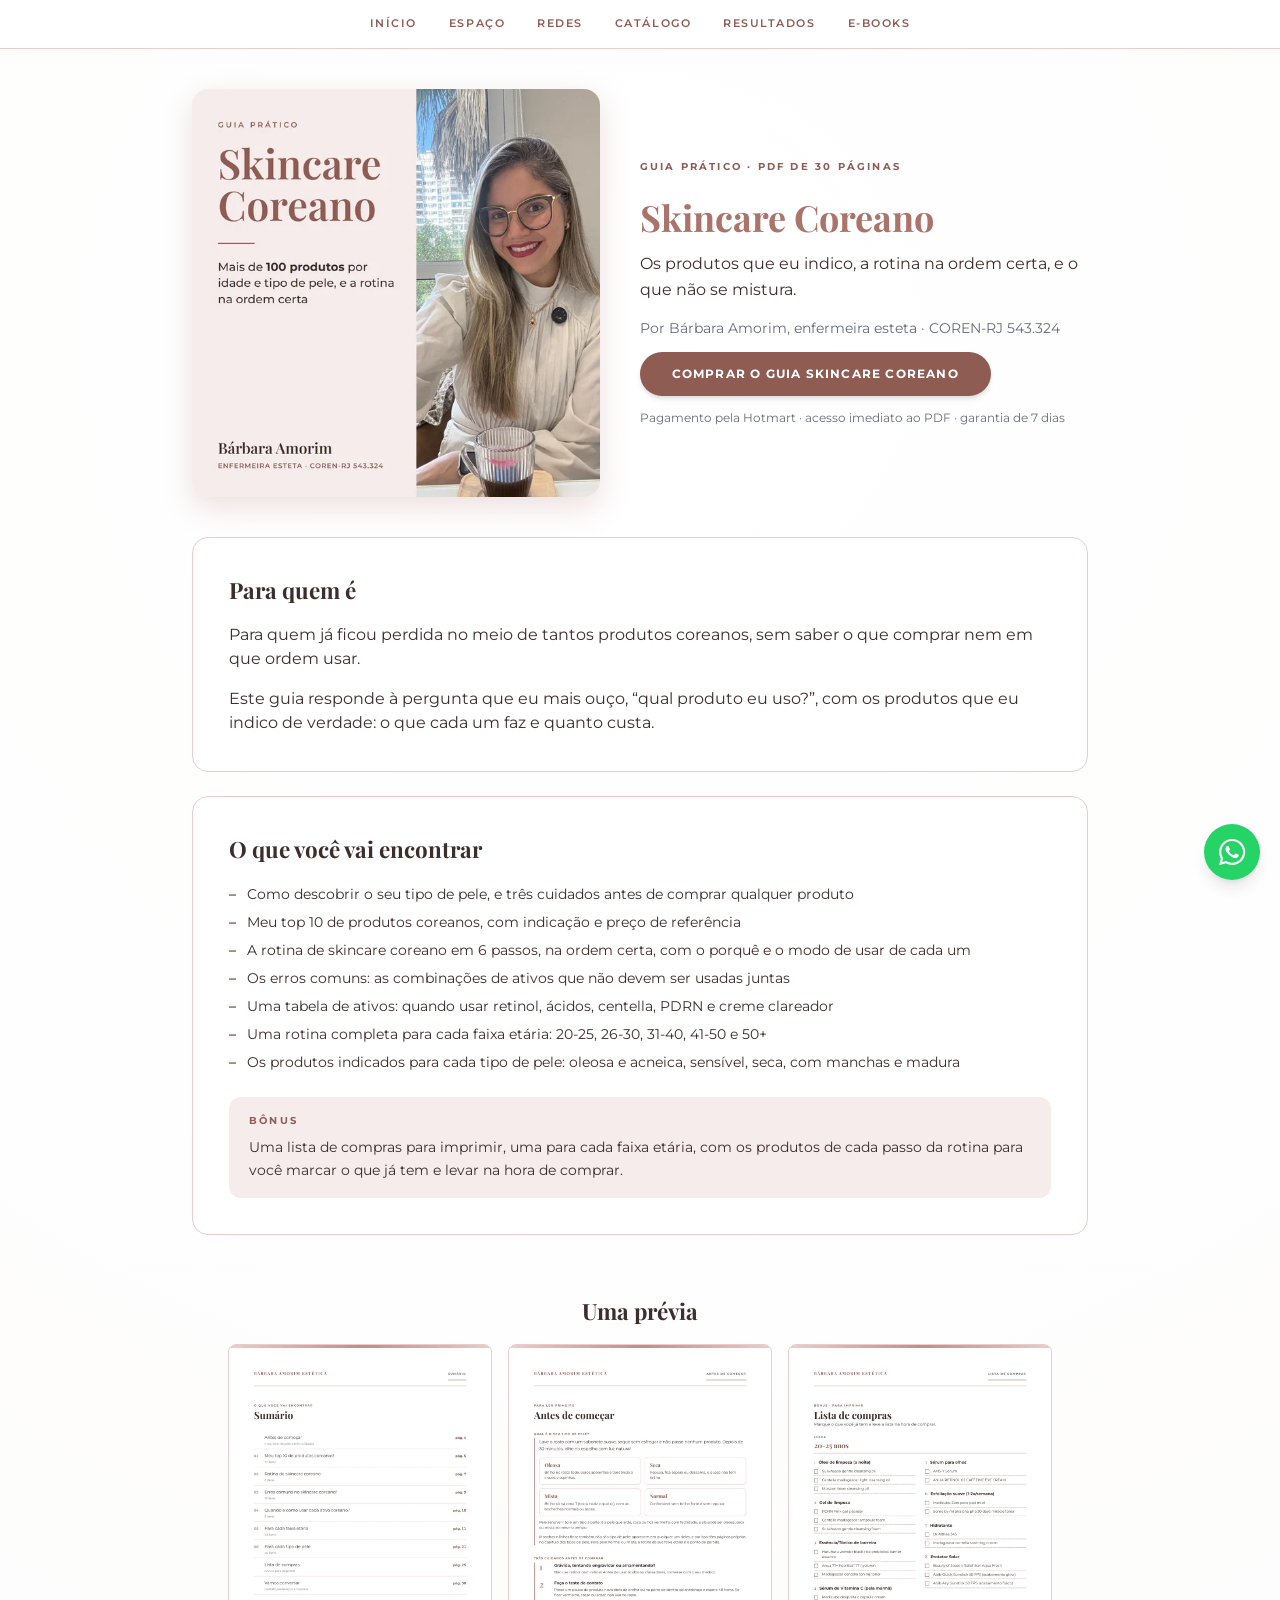
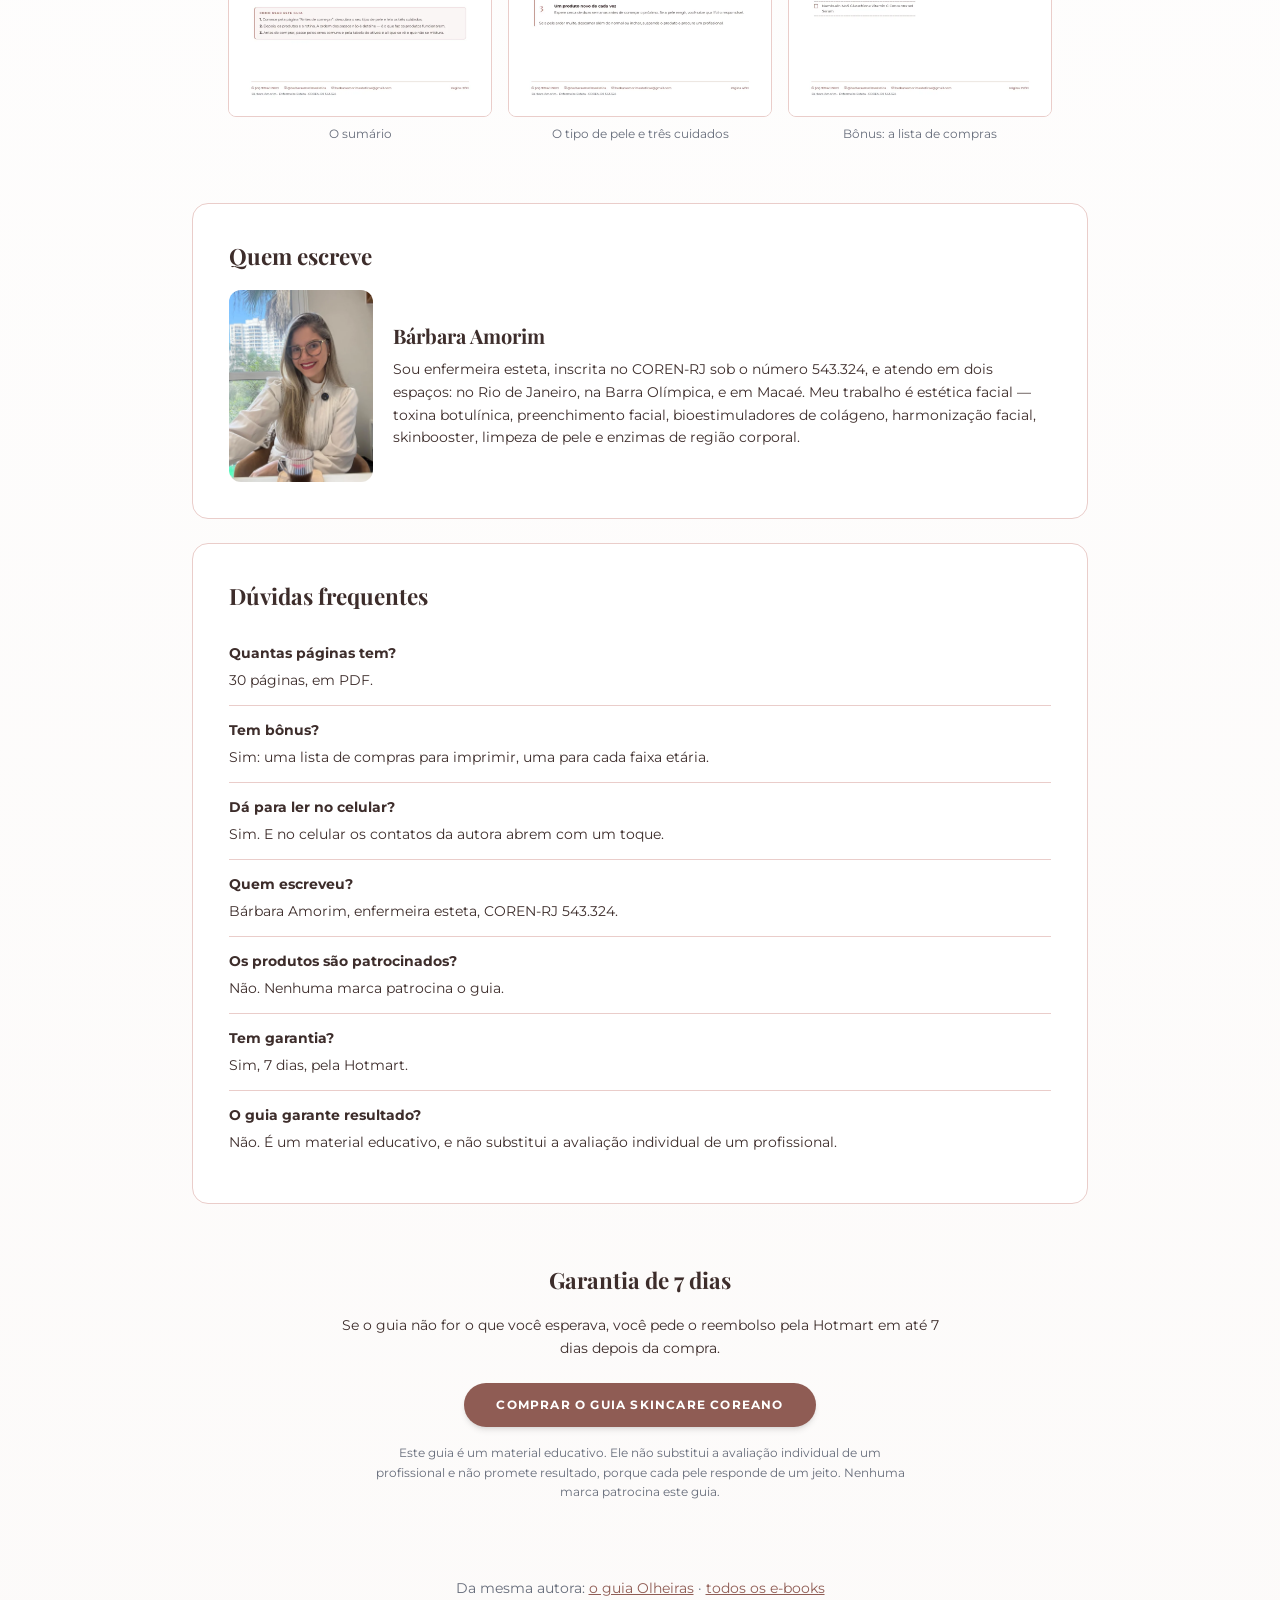
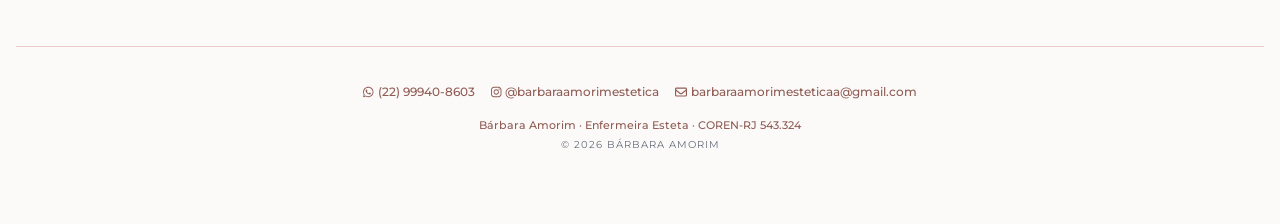
<file: ebook-skincare-coreano.html>
<!DOCTYPE html>
<html lang="pt-BR">
<head>
    <meta charset="UTF-8">
    <meta name="viewport" content="width=device-width, initial-scale=1.0">

    <!-- PÁGINA GERADA, a partir dos e-books, no outro repositório. Mude lá,
         e não aqui: a próxima geração apaga o que se escrever nesta página.
         É a "Página Externa" do produto na Hotmart. -->

    <meta http-equiv="Content-Security-Policy" content="default-src 'self'; base-uri 'self'; object-src 'none'; form-action 'none'; script-src 'self' 'unsafe-inline' https://www.googletagmanager.com; style-src 'self' 'unsafe-inline'; font-src 'self'; img-src 'self' data: https://www.googletagmanager.com https://www.google-analytics.com; connect-src 'self' https://www.google-analytics.com https://*.google-analytics.com https://*.analytics.google.com https://www.googletagmanager.com">

    <title>Skincare Coreano - E-book de Bárbara Amorim</title>
    <meta name="description" content="E-book Skincare Coreano, de Bárbara Amorim, enfermeira esteta: mais de 100 produtos por idade e tipo de pele, a rotina em 6 passos e o que não se mistura.">
    <link rel="canonical" href="https://barbaraamorimestetica.github.io/baestetica/ebook-skincare-coreano.html">

    <link rel="icon" type="image/png" href="img/favicon.png">
    <link rel="apple-touch-icon" href="img/favicon.png">
    <meta name="theme-color" content="#C28E86">

    <meta property="og:type" content="website">
    <meta property="og:locale" content="pt_BR">
    <meta property="og:site_name" content="Bárbara Amorim - Estética Avançada">
    <meta property="og:title" content="Skincare Coreano - E-book de Bárbara Amorim">
    <meta property="og:description" content="Os produtos que eu indico, a rotina na ordem certa, e o que não se mistura.">
    <meta property="og:url" content="https://barbaraamorimestetica.github.io/baestetica/ebook-skincare-coreano.html">
    <meta property="og:image" content="https://barbaraamorimestetica.github.io/baestetica/img/og-ebook-skincare-coreano.jpg">
    <meta property="og:image:width" content="1200">
    <meta property="og:image:height" content="630">
    <meta property="og:image:alt" content="A capa do e-book Skincare Coreano">
    <meta name="twitter:card" content="summary_large_image">

    <link rel="stylesheet" href="css/site.css">
    <link rel="stylesheet" href="css/tokens.css">
    <link rel="stylesheet" href="css/componentes.css">
    <link rel="stylesheet" href="css/navegacao.css">
    <link rel="stylesheet" href="css/paginas.css">
    <link rel="stylesheet" href="css/fontes.css">

    <!-- Google tag (gtag.js) -->
    <script async src="https://www.googletagmanager.com/gtag/js?id=G-QWMWZ5SYWP"></script>
    <script>
    window.dataLayer = window.dataLayer || [];
    function gtag(){dataLayer.push(arguments);}
    gtag('js', new Date());

    gtag('config', 'G-QWMWZ5SYWP');
    </script>
</head>
<body class="min-h-screen luxury-light-bg">

    <nav class="ba-menu no-print" aria-label="Seções do site">
        <ul class="ba-menu-lista">
            <li><a href="/baestetica/index.html">Início</a></li>
            <li><a href="/baestetica/index.html#espaco">Espaço</a></li>
            <li><a href="/baestetica/index.html#instagram">Redes</a></li>
            <li><a href="/baestetica/catalogo.html">Catálogo</a></li>
            <li><a href="/baestetica/Resultados.html">Resultados</a></li>
            <li><a href="/baestetica/ebooks.html">E-books</a></li>
        </ul>
    </nav>

    <div class="py-10 px-4">
    <main class="max-w-4xl mx-auto">

        <section class="venda-topo">
            <img src="img/ebook-skincare-coreano.webp" alt="Capa do e-book Skincare Coreano, com a foto de Bárbara Amorim" width="600" height="600" class="venda-capa">
            <div class="venda-topo-texto">
                <p class="ebook-olho">Guia prático &middot; PDF de 30 páginas</p>
                <h1 class="font-serif text-3xl md:text-4xl font-bold tinta-marca">Skincare Coreano</h1>
                <p class="text-base tinta-texto leading-relaxed">Os produtos que eu indico, a rotina na ordem certa, e o que não se mistura.</p>
                <p class="text-sm tinta-suave">Por Bárbara Amorim, enfermeira esteta &middot; COREN-RJ 543.324</p>
                <a href="https://pay.hotmart.com/V108057465X" data-checkout target="_blank" rel="noopener" class="botao-alvo botao-marca justify-center px-8 py-3 rounded-full text-xs font-bold uppercase tracking-widest shadow-md transition-all">Comprar o guia Skincare Coreano</a>
                <p class="text-xs tinta-suave">Pagamento pela Hotmart &middot; acesso imediato ao PDF &middot; garantia de 7 dias</p>
            </div>
        </section>

        <section class="venda-secao bg-white rounded-2xl ebook-cartao">
            <h2 class="venda-titulo">Para quem é</h2>
                <p class="text-sm md:text-base tinta-texto leading-relaxed mb-4 last:mb-0">Para quem já ficou perdida no meio de tantos produtos coreanos, sem saber o que comprar nem em que ordem usar.</p>
                <p class="text-sm md:text-base tinta-texto leading-relaxed mb-4 last:mb-0">Este guia responde à pergunta que eu mais ouço, “qual produto eu uso?”, com os produtos que eu indico de verdade: o que cada um faz e quanto custa.</p>
        </section>

        <section class="venda-secao bg-white rounded-2xl ebook-cartao">
            <h2 class="venda-titulo">O que você vai encontrar</h2>
            <ul class="ebook-lista">
                    <li>Como descobrir o seu tipo de pele, e três cuidados antes de comprar qualquer produto</li>
                    <li>Meu top 10 de produtos coreanos, com indicação e preço de referência</li>
                    <li>A rotina de skincare coreano em 6 passos, na ordem certa, com o porquê e o modo de usar de cada um</li>
                    <li>Os erros comuns: as combinações de ativos que não devem ser usadas juntas</li>
                    <li>Uma tabela de ativos: quando usar retinol, ácidos, centella, PDRN e creme clareador</li>
                    <li>Uma rotina completa para cada faixa etária: 20-25, 26-30, 31-40, 41-50 e 50+</li>
                    <li>Os produtos indicados para cada tipo de pele: oleosa e acneica, sensível, seca, com manchas e madura</li>
            </ul>
            <div class="venda-bonus">
                <p class="ebook-olho">Bônus</p>
                <p class="text-sm tinta-texto leading-relaxed">Uma lista de compras para imprimir, uma para cada faixa etária, com os produtos de cada passo da rotina para você marcar o que já tem e levar na hora de comprar.</p>
            </div>
        </section>

        <section class="venda-secao">
            <h2 class="venda-titulo text-center">Uma prévia</h2>
            <div class="venda-previas">
                <figure class="venda-previa"><img src="img/previa-ebook-skincare-coreano-1.webp" alt="O sumário, uma página do e-book Skincare Coreano" width="900" height="1274" loading="lazy"><figcaption>O sumário</figcaption></figure>
                <figure class="venda-previa"><img src="img/previa-ebook-skincare-coreano-2.webp" alt="O tipo de pele e três cuidados, uma página do e-book Skincare Coreano" width="900" height="1274" loading="lazy"><figcaption>O tipo de pele e três cuidados</figcaption></figure>
                <figure class="venda-previa"><img src="img/previa-ebook-skincare-coreano-3.webp" alt="Bônus: a lista de compras, uma página do e-book Skincare Coreano" width="900" height="1274" loading="lazy"><figcaption>Bônus: a lista de compras</figcaption></figure>
            </div>
        </section>

        <section class="venda-secao bg-white rounded-2xl ebook-cartao">
            <h2 class="venda-titulo">Quem escreve</h2>
            <div class="venda-autora">
                <img src="img/autora.webp" alt="Bárbara Amorim" width="600" height="800" loading="lazy">
                <div>
                    <p class="font-serif text-xl font-bold tinta-texto">Bárbara Amorim</p>
                    <p class="text-sm tinta-texto leading-relaxed mt-2">Sou enfermeira esteta, inscrita no COREN-RJ sob o número 543.324, e atendo em dois espaços: no Rio de Janeiro, na Barra Olímpica, e em Macaé. Meu trabalho é estética facial — toxina botulínica, preenchimento facial, bioestimuladores de colágeno, harmonização facial, skinbooster, limpeza de pele e enzimas de região corporal.</p>
                </div>
            </div>
        </section>

        <section class="venda-secao bg-white rounded-2xl ebook-cartao">
            <h2 class="venda-titulo">Dúvidas frequentes</h2>
            <dl>
                <div class="venda-duvida"><dt>Quantas páginas tem?</dt><dd>30 páginas, em PDF.</dd></div>
                <div class="venda-duvida"><dt>Tem bônus?</dt><dd>Sim: uma lista de compras para imprimir, uma para cada faixa etária.</dd></div>
                <div class="venda-duvida"><dt>Dá para ler no celular?</dt><dd>Sim. E no celular os contatos da autora abrem com um toque.</dd></div>
                <div class="venda-duvida"><dt>Quem escreveu?</dt><dd>Bárbara Amorim, enfermeira esteta, COREN-RJ 543.324.</dd></div>
                <div class="venda-duvida"><dt>Os produtos são patrocinados?</dt><dd>Não. Nenhuma marca patrocina o guia.</dd></div>
                <div class="venda-duvida"><dt>Tem garantia?</dt><dd>Sim, 7 dias, pela Hotmart.</dd></div>
                <div class="venda-duvida"><dt>O guia garante resultado?</dt><dd>Não. É um material educativo, e não substitui a avaliação individual de um profissional.</dd></div>
            </dl>
        </section>

        <section class="venda-secao text-center">
            <h2 class="venda-titulo">Garantia de 7 dias</h2>
            <p class="text-sm tinta-texto leading-relaxed medida-leitura mx-auto mb-6">
                Se o guia não for o que você esperava, você pede o reembolso
                pela Hotmart em até 7 dias depois da compra.
            </p>
            <a href="https://pay.hotmart.com/V108057465X" data-checkout target="_blank" rel="noopener" class="botao-alvo botao-marca justify-center px-8 py-3 rounded-full text-xs font-bold uppercase tracking-widest shadow-md transition-all">Comprar o guia Skincare Coreano</a>
            <p class="text-xs tinta-suave leading-relaxed medida-leitura mx-auto mt-4">
                Este guia é um material educativo. Ele não substitui a avaliação
                individual de um profissional e não promete resultado, porque
                cada pele responde de um jeito. Nenhuma marca patrocina este
                guia.
            </p>
        </section>

        <p class="text-sm tinta-suave text-center mt-10">
            Da mesma autora:
            <a href="ebook-olheiras.html" class="tinta-forte alvo-toque underline">o guia Olheiras</a>
            &middot;
            <a href="/baestetica/ebooks.html" class="tinta-forte alvo-toque underline">todos os e-books</a>
        </p>
    </main>

    <footer class="w-full py-8 border-t borda-marca mt-12 fundo">
        <div class="rodape max-w-4xl mx-auto px-4 flex flex-col md:flex-row justify-between items-center gap-4">
            <div class="flex flex-col md:flex-row items-center gap-4 text-[12px] tinta-forte font-medium">
                <a href="https://wa.me/5522999408603" target="_blank" rel="noopener" class="flex items-center gap-1 alvo-toque tinta-forte">
                    <svg class="icon" width="448" height="512" viewBox="0 0 448 512" xmlns="http://www.w3.org/2000/svg" aria-hidden="true"><path d="M380.9 97.1C339 55.1 283.2 32 223.9 32c-122.4 0-222 99.6-222 222 0 39.1 10.2 77.3 29.6 111L0 480l117.7-30.9c32.4 17.7 68.9 27 106.1 27h.1c122.3 0 224.1-99.6 224.1-222 0-59.3-25.2-115-67.1-157zm-157 341.6c-33.2 0-65.7-8.9-94-25.7l-6.7-4-69.8 18.3L72 359.2l-4.4-7c-18.5-29.4-28.2-63.3-28.2-98.2 0-101.7 82.8-184.5 184.6-184.5 49.3 0 95.6 19.2 130.4 54.1 34.8 34.9 56.2 81.2 56.1 130.5 0 101.8-84.9 184.6-186.6 184.6zm101.2-138.2c-5.5-2.8-32.8-16.2-37.9-18-5.1-1.9-8.8-2.8-12.5 2.8-3.7 5.6-14.3 18-17.6 21.8-3.2 3.7-6.5 4.2-12 1.4-32.6-16.3-54-29.1-75.5-66-5.7-9.8 5.7-9.1 16.3-30.3 1.8-3.7.9-6.9-.5-9.7-1.4-2.8-12.5-30.1-17.1-41.2-4.5-10.8-9.1-9.3-12.5-9.5-3.2-.2-6.9-.2-10.6-.2-3.7 0-9.7 1.4-14.8 6.9-5.1 5.6-19.4 19-19.4 46.3 0 27.3 19.9 53.7 22.6 57.4 2.8 3.7 39.1 59.7 94.8 83.8 35.2 15.2 49 16.5 66.6 13.9 10.7-1.6 32.8-13.4 37.4-26.4 4.6-13 4.6-24.1 3.2-26.4-1.3-2.5-5-3.9-10.5-6.6z"/></svg> (22) 99940-8603
                </a>
                <a href="https://instagram.com/barbaraamorimestetica" target="_blank" rel="noopener" class="flex items-center gap-1 alvo-toque tinta-forte">
                    <svg class="icon" width="448" height="512" viewBox="0 0 448 512" xmlns="http://www.w3.org/2000/svg" aria-hidden="true"><path d="M224.1 141c-63.6 0-114.9 51.3-114.9 114.9s51.3 114.9 114.9 114.9S339 319.5 339 255.9 287.7 141 224.1 141zm0 189.6c-41.1 0-74.7-33.5-74.7-74.7s33.5-74.7 74.7-74.7 74.7 33.5 74.7 74.7-33.6 74.7-74.7 74.7zm146.4-194.3c0 14.9-12 26.8-26.8 26.8-14.9 0-26.8-12-26.8-26.8s12-26.8 26.8-26.8 26.8 12 26.8 26.8zm76.1 27.2c-1.7-35.9-9.9-67.7-36.2-93.9-26.2-26.2-58-34.4-93.9-36.2-37-2.1-147.9-2.1-184.9 0-35.8 1.7-67.6 9.9-93.9 36.1s-34.4 58-36.2 93.9c-2.1 37-2.1 147.9 0 184.9 1.7 35.9 9.9 67.7 36.2 93.9s58 34.4 93.9 36.2c37 2.1 147.9 2.1 184.9 0 35.9-1.7 67.7-9.9 93.9-36.2 26.2-26.2 34.4-58 36.2-93.9 2.1-37 2.1-147.8 0-184.8zM398.8 388c-7.8 19.6-22.9 34.7-42.6 42.6-29.5 11.7-99.5 9-132.1 9s-102.7 2.6-132.1-9c-19.6-7.8-34.7-22.9-42.6-42.6-11.7-29.5-9-99.5-9-132.1s-2.6-102.7 9-132.1c7.8-19.6 22.9-34.7 42.6-42.6 29.5-11.7 99.5-9 132.1-9s102.7-2.6 132.1 9c19.6 7.8 34.7 22.9 42.6 42.6 11.7 29.5 9 99.5 9 132.1s2.7 102.7-9 132.1z"/></svg> @barbaraamorimestetica
                </a>
                <a href="mailto:barbaraamorimesteticaa@gmail.com" class="flex items-center gap-1 alvo-toque tinta-forte">
                    <svg class="icon" width="512" height="512" viewBox="0 0 512 512" xmlns="http://www.w3.org/2000/svg" aria-hidden="true"><path d="M64 112c-8.8 0-16 7.2-16 16v22.1L220.5 291.7c20.7 17 50.4 17 71.1 0L464 150.1V128c0-8.8-7.2-16-16-16H64zM48 212.2V384c0 8.8 7.2 16 16 16H448c8.8 0 16-7.2 16-16V212.2L322 328.8c-38.4 31.5-93.7 31.5-132 0L48 212.2zM0 128C0 92.7 28.7 64 64 64H448c35.3 0 64 28.7 64 64V384c0 35.3-28.7 64-64 64H64c-35.3 0-64-28.7-64-64V128z"/></svg> barbaraamorimesteticaa@gmail.com
                </a>
            </div>
            <div class="text-center">
                <span class="block text-[11px] tinta-forte font-medium mb-1">Bárbara Amorim &middot; Enfermeira Esteta &middot; COREN-RJ 543.324</span>
                <span class="block text-[10px] tinta-suave uppercase tracking-widest">© 2026 Bárbara Amorim</span>
            </div>
        </div>
    </footer>

    <a href="https://wa.me/5522999408603?text=Olá%20Bárbara!%20Tenho%20uma%20dúvida%20sobre%20o%20e-book%20Skincare%20Coreano."
       target="_blank" rel="noopener" aria-label="Falar no WhatsApp"
       class="fixed bottom-5 right-5 z-50 w-14 h-14 rounded-full fundo-whatsapp text-white flex items-center justify-center shadow-lg hover:scale-110 transition-transform">
        <svg class="icon text-3xl" width="448" height="512" viewBox="0 0 448 512" xmlns="http://www.w3.org/2000/svg" aria-hidden="true"><path d="M380.9 97.1C339 55.1 283.2 32 223.9 32c-122.4 0-222 99.6-222 222 0 39.1 10.2 77.3 29.6 111L0 480l117.7-30.9c32.4 17.7 68.9 27 106.1 27h.1c122.3 0 224.1-99.6 224.1-222 0-59.3-25.2-115-67.1-157zm-157 341.6c-33.2 0-65.7-8.9-94-25.7l-6.7-4-69.8 18.3L72 359.2l-4.4-7c-18.5-29.4-28.2-63.3-28.2-98.2 0-101.7 82.8-184.5 184.6-184.5 49.3 0 95.6 19.2 130.4 54.1 34.8 34.9 56.2 81.2 56.1 130.5 0 101.8-84.9 184.6-186.6 184.6zm101.2-138.2c-5.5-2.8-32.8-16.2-37.9-18-5.1-1.9-8.8-2.8-12.5 2.8-3.7 5.6-14.3 18-17.6 21.8-3.2 3.7-6.5 4.2-12 1.4-32.6-16.3-54-29.1-75.5-66-5.7-9.8 5.7-9.1 16.3-30.3 1.8-3.7.9-6.9-.5-9.7-1.4-2.8-12.5-30.1-17.1-41.2-4.5-10.8-9.1-9.3-12.5-9.5-3.2-.2-6.9-.2-10.6-.2-3.7 0-9.7 1.4-14.8 6.9-5.1 5.6-19.4 19-19.4 46.3 0 27.3 19.9 53.7 22.6 57.4 2.8 3.7 39.1 59.7 94.8 83.8 35.2 15.2 49 16.5 66.6 13.9 10.7-1.6 32.8-13.4 37.4-26.4 4.6-13 4.6-24.1 3.2-26.4-1.3-2.5-5-3.9-10.5-6.6z"/></svg>
    </a>
    </div>

    <!-- Os parâmetros com que a página foi aberta (os do link do afiliado:
         src, sck, utm_...) seguem para o checkout. Sem isto, o clique no
         botão os perderia. -->
    <script>
    (function () {
        var q = window.location.search.replace(/^\?/, '');
        if (!q) { return; }
        [].forEach.call(document.querySelectorAll('a[data-checkout]'), function (a) {
            a.href += (a.href.indexOf('?') < 0 ? '?' : '&') + q;
        });
    })();
    </script>
</body>
</html>
</file>
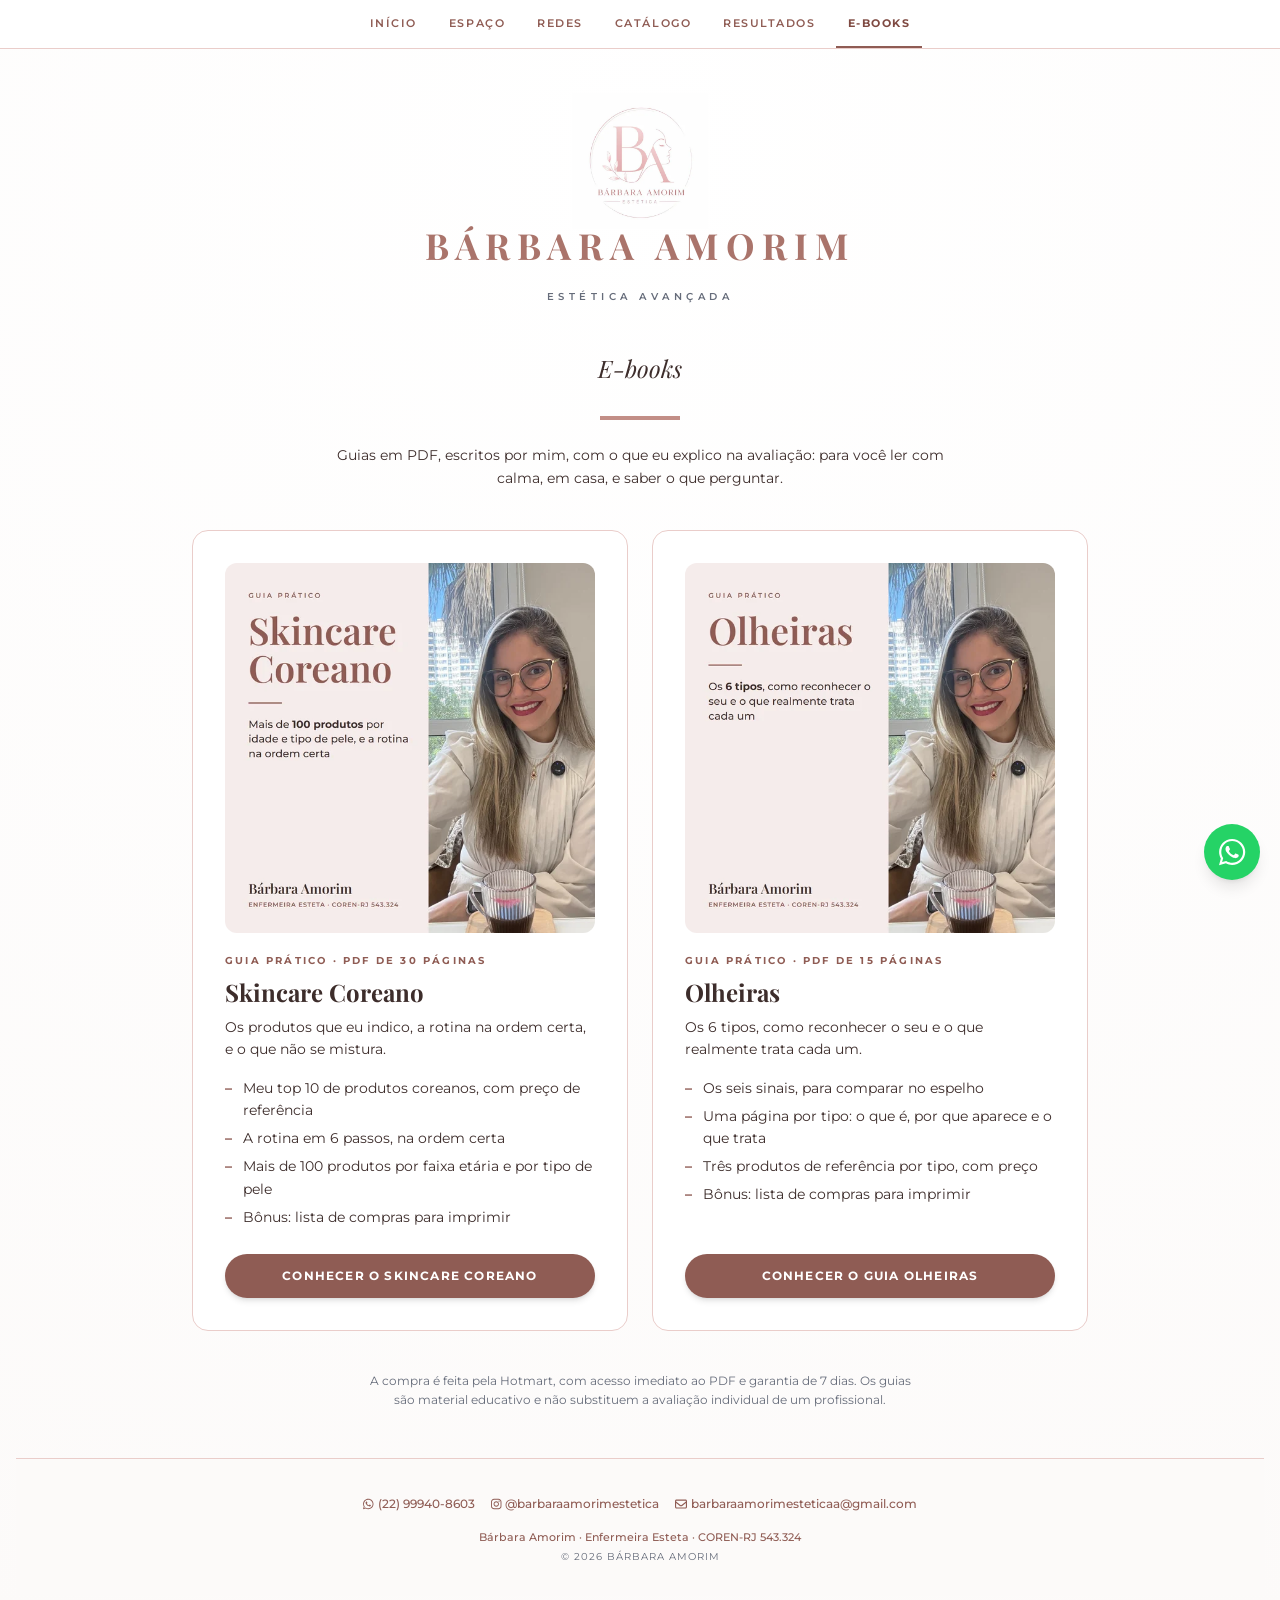
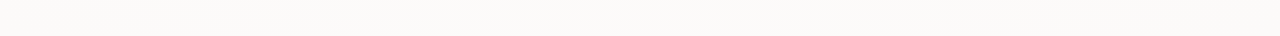
<file: ebooks.html>
<!DOCTYPE html>
<html lang="pt-BR">
<head>
    <meta charset="UTF-8">
    <meta name="viewport" content="width=device-width, initial-scale=1.0">

    <!-- Content-Security-Policy: limita de onde a página pode carregar código,
         estilos e imagens. Tem de vir antes de qualquer <link> ou <script>.
         Mais curta que a do Resultados: aqui não há embed do Instagram. Os
         links para a Hotmart são navegação, e a CSP não os restringe. -->
    <meta http-equiv="Content-Security-Policy" content="default-src 'self'; base-uri 'self'; object-src 'none'; form-action 'none'; script-src 'self' 'unsafe-inline' https://www.googletagmanager.com; style-src 'self' 'unsafe-inline'; font-src 'self'; img-src 'self' data: https://www.googletagmanager.com https://www.google-analytics.com; connect-src 'self' https://www.google-analytics.com https://*.google-analytics.com https://*.analytics.google.com https://www.googletagmanager.com">

    <title>E-books - Bárbara Amorim Estética Avançada</title>
    <meta name="description" content="E-books de Bárbara Amorim, enfermeira esteta: Skincare Coreano, com produtos e rotina por idade e tipo de pele, e Olheiras, com os 6 tipos e o que trata cada um.">
    <link rel="canonical" href="https://barbaraamorimestetica.github.io/baestetica/ebooks.html">

    <link rel="icon" type="image/png" href="img/favicon.png">
    <link rel="apple-touch-icon" href="img/favicon.png">
    <meta name="theme-color" content="#C28E86">

    <!-- Pré-visualização ao compartilhar o link (WhatsApp, Instagram, Facebook) -->
    <meta property="og:type" content="website">
    <meta property="og:locale" content="pt_BR">
    <meta property="og:site_name" content="Bárbara Amorim - Estética Avançada">
    <meta property="og:title" content="E-books - Bárbara Amorim">
    <meta property="og:description" content="Skincare Coreano e Olheiras: guias em PDF de uma enfermeira esteta.">
    <meta property="og:url" content="https://barbaraamorimestetica.github.io/baestetica/ebooks.html">
    <meta property="og:image" content="https://barbaraamorimestetica.github.io/baestetica/img/og-ebooks.jpg">
    <meta property="og:image:width" content="1200">
    <meta property="og:image:height" content="630">
    <meta property="og:image:alt" content="As capas dos e-books Skincare Coreano e Olheiras">
    <meta name="twitter:card" content="summary_large_image">

    <!-- Tailwind compilado apenas com as classes usadas (ver css/site.css) -->
    <link rel="stylesheet" href="css/site.css">
    <!-- Paleta nomeada, comum aos dois repositorios -->
    <link rel="stylesheet" href="css/tokens.css">
    <link rel="stylesheet" href="css/componentes.css">
    <link rel="stylesheet" href="css/navegacao.css">
    <link rel="stylesheet" href="css/paginas.css">
    <!-- Montserrat e Playfair servidas daqui, nao do fonts.googleapis.com -->
    <link rel="stylesheet" href="css/fontes.css">

    <!-- Google tag (gtag.js) -->
    <script async src="https://www.googletagmanager.com/gtag/js?id=G-QWMWZ5SYWP"></script>
    <script>
    window.dataLayer = window.dataLayer || [];
    function gtag(){dataLayer.push(arguments);}
    gtag('js', new Date());

    gtag('config', 'G-QWMWZ5SYWP');
    </script>
</head>
<body class="min-h-screen luxury-light-bg">

    <!-- MENU DO SITE
         Identico nas cinco paginas, e escrito no HTML de proposito: link que
         so existe depois do JavaScript correr fica fora do codigo-fonte, e um
         site pequeno vive do link interno. Ha uma conferencia automatica que
         recusa qualquer divergencia entre as copias. -->
    <nav class="ba-menu no-print" aria-label="Seções do site">
        <ul class="ba-menu-lista">
            <li><a href="/baestetica/index.html">Início</a></li>
            <li><a href="/baestetica/index.html#espaco">Espaço</a></li>
            <li><a href="/baestetica/index.html#instagram">Redes</a></li>
            <li><a href="/baestetica/catalogo.html">Catálogo</a></li>
            <li><a href="/baestetica/Resultados.html">Resultados</a></li>
            <li><a href="/baestetica/ebooks.html" aria-current="page">E-books</a></li>
        </ul>
    </nav>

    <div class="py-10 px-4">

    <header id="topo" class="text-center py-6 flex flex-col items-center gap-4">
        <div class="w-24 h-24">
            <img src="img/logo-barbara-amorim.webp" 
            alt="" 
            class="w-full h-full object-contain" 
            style="transform: scale(1.40);">            
        </div>
        <h1 class="font-serif text-3xl md:text-4xl tracking-[0.2em] font-bold tinta-marca uppercase mb-2">Bárbara Amorim</h1>
        <span class="text-[10px] tracking-[0.45em] tinta-suave uppercase font-semibold block mb-8">Estética Avançada</span>
        <h2 class="font-serif text-2xl tinta-texto italic">E-books</h2>
        <div class="h-1 w-20 filete mx-auto mt-4"></div>
    </header>

    <!-- OS E-BOOKS
         O preço NÃO está aqui, de propósito: ele mora na Hotmart, que é
         onde se paga, e um preço escrito também aqui ficaria errado no dia
         em que mudasse lá. O botão leva à página de venda de cada um, que é
         deste site (ebook-*.html) -- e é ela a "Página Externa" do produto
         na Hotmart, de onde se vai ao checkout.
         O que os cartões dizem de cada e-book está no PDF dele (páginas,
         capítulos, bônus) -- se o e-book mudar, muda aqui. -->
    <main class="max-w-4xl mx-auto">
        <p class="text-sm tinta-texto leading-relaxed text-center medida-leitura mx-auto mb-10">
            Guias em PDF, escritos por mim, com o que eu explico na avaliação:
            para você ler com calma, em casa, e saber o que perguntar.
        </p>

        <div class="grid gap-5 md:gap-6 sm:grid-cols-2">
            <article class="bg-white rounded-2xl ebook-cartao p-5 md:p-8 flex flex-col">
                <img src="img/ebook-skincare-coreano.webp" alt="Capa do e-book Skincare Coreano, com a foto de Bárbara Amorim" width="600" height="600" class="ebook-capa">
                <p class="ebook-olho">Guia prático &middot; PDF de 30 páginas</p>
                <h3 class="font-serif text-2xl font-bold tinta-texto">Skincare Coreano</h3>
                <p class="text-sm tinta-texto leading-relaxed mt-2">Os produtos que eu indico, a rotina na ordem certa, e o que não se mistura.</p>
                <ul class="ebook-lista">
                    <li>Meu top 10 de produtos coreanos, com preço de referência</li>
                    <li>A rotina em 6 passos, na ordem certa</li>
                    <li>Mais de 100 produtos por faixa etária e por tipo de pele</li>
                    <li>Bônus: lista de compras para imprimir</li>
                </ul>
                <div class="mt-auto pt-5">
                    <a href="ebook-skincare-coreano.html"
                       class="botao-alvo botao-marca justify-center w-full px-8 py-3 rounded-full text-xs font-bold uppercase tracking-widest shadow-md transition-all">Conhecer o Skincare Coreano</a>
                </div>
            </article>
            <article class="bg-white rounded-2xl ebook-cartao p-5 md:p-8 flex flex-col">
                <img src="img/ebook-olheiras.webp" alt="Capa do e-book Olheiras, com a foto de Bárbara Amorim" width="600" height="600" class="ebook-capa">
                <p class="ebook-olho">Guia prático &middot; PDF de 15 páginas</p>
                <h3 class="font-serif text-2xl font-bold tinta-texto">Olheiras</h3>
                <p class="text-sm tinta-texto leading-relaxed mt-2">Os 6 tipos, como reconhecer o seu e o que realmente trata cada um.</p>
                <ul class="ebook-lista">
                    <li>Os seis sinais, para comparar no espelho</li>
                    <li>Uma página por tipo: o que é, por que aparece e o que trata</li>
                    <li>Três produtos de referência por tipo, com preço</li>
                    <li>Bônus: lista de compras para imprimir</li>
                </ul>
                <div class="mt-auto pt-5">
                    <a href="ebook-olheiras.html"
                       class="botao-alvo botao-marca justify-center w-full px-8 py-3 rounded-full text-xs font-bold uppercase tracking-widest shadow-md transition-all">Conhecer o guia Olheiras</a>
                </div>
            </article>
        </div>

        <p class="text-xs tinta-suave leading-relaxed text-center medida-leitura mx-auto mt-10">
            A compra é feita pela Hotmart, com acesso imediato ao PDF e garantia
            de 7 dias. Os guias são material educativo e não substituem a
            avaliação individual de um profissional.
        </p>
    </main>

    <footer class="w-full py-8 border-t borda-marca mt-12 fundo">
        <div class="rodape max-w-4xl mx-auto px-4 flex flex-col md:flex-row justify-between items-center gap-4">
            <div class="flex flex-col md:flex-row items-center gap-4 text-[12px] tinta-forte font-medium">
                <a href="https://wa.me/5522999408603" target="_blank" rel="noopener" class="flex items-center gap-1 alvo-toque tinta-forte">
                    <svg class="icon" width="448" height="512" viewBox="0 0 448 512" xmlns="http://www.w3.org/2000/svg" aria-hidden="true"><path d="M380.9 97.1C339 55.1 283.2 32 223.9 32c-122.4 0-222 99.6-222 222 0 39.1 10.2 77.3 29.6 111L0 480l117.7-30.9c32.4 17.7 68.9 27 106.1 27h.1c122.3 0 224.1-99.6 224.1-222 0-59.3-25.2-115-67.1-157zm-157 341.6c-33.2 0-65.7-8.9-94-25.7l-6.7-4-69.8 18.3L72 359.2l-4.4-7c-18.5-29.4-28.2-63.3-28.2-98.2 0-101.7 82.8-184.5 184.6-184.5 49.3 0 95.6 19.2 130.4 54.1 34.8 34.9 56.2 81.2 56.1 130.5 0 101.8-84.9 184.6-186.6 184.6zm101.2-138.2c-5.5-2.8-32.8-16.2-37.9-18-5.1-1.9-8.8-2.8-12.5 2.8-3.7 5.6-14.3 18-17.6 21.8-3.2 3.7-6.5 4.2-12 1.4-32.6-16.3-54-29.1-75.5-66-5.7-9.8 5.7-9.1 16.3-30.3 1.8-3.7.9-6.9-.5-9.7-1.4-2.8-12.5-30.1-17.1-41.2-4.5-10.8-9.1-9.3-12.5-9.5-3.2-.2-6.9-.2-10.6-.2-3.7 0-9.7 1.4-14.8 6.9-5.1 5.6-19.4 19-19.4 46.3 0 27.3 19.9 53.7 22.6 57.4 2.8 3.7 39.1 59.7 94.8 83.8 35.2 15.2 49 16.5 66.6 13.9 10.7-1.6 32.8-13.4 37.4-26.4 4.6-13 4.6-24.1 3.2-26.4-1.3-2.5-5-3.9-10.5-6.6z"/></svg> (22) 99940-8603
                </a>
                <a href="https://instagram.com/barbaraamorimestetica" target="_blank" rel="noopener" class="flex items-center gap-1 alvo-toque tinta-forte">
                    <svg class="icon" width="448" height="512" viewBox="0 0 448 512" xmlns="http://www.w3.org/2000/svg" aria-hidden="true"><path d="M224.1 141c-63.6 0-114.9 51.3-114.9 114.9s51.3 114.9 114.9 114.9S339 319.5 339 255.9 287.7 141 224.1 141zm0 189.6c-41.1 0-74.7-33.5-74.7-74.7s33.5-74.7 74.7-74.7 74.7 33.5 74.7 74.7-33.6 74.7-74.7 74.7zm146.4-194.3c0 14.9-12 26.8-26.8 26.8-14.9 0-26.8-12-26.8-26.8s12-26.8 26.8-26.8 26.8 12 26.8 26.8zm76.1 27.2c-1.7-35.9-9.9-67.7-36.2-93.9-26.2-26.2-58-34.4-93.9-36.2-37-2.1-147.9-2.1-184.9 0-35.8 1.7-67.6 9.9-93.9 36.1s-34.4 58-36.2 93.9c-2.1 37-2.1 147.9 0 184.9 1.7 35.9 9.9 67.7 36.2 93.9s58 34.4 93.9 36.2c37 2.1 147.9 2.1 184.9 0 35.9-1.7 67.7-9.9 93.9-36.2 26.2-26.2 34.4-58 36.2-93.9 2.1-37 2.1-147.8 0-184.8zM398.8 388c-7.8 19.6-22.9 34.7-42.6 42.6-29.5 11.7-99.5 9-132.1 9s-102.7 2.6-132.1-9c-19.6-7.8-34.7-22.9-42.6-42.6-11.7-29.5-9-99.5-9-132.1s-2.6-102.7 9-132.1c7.8-19.6 22.9-34.7 42.6-42.6 29.5-11.7 99.5-9 132.1-9s102.7-2.6 132.1 9c19.6 7.8 34.7 22.9 42.6 42.6 11.7 29.5 9 99.5 9 132.1s2.7 102.7-9 132.1z"/></svg> @barbaraamorimestetica
                </a>
                <a href="mailto:barbaraamorimesteticaa@gmail.com" class="flex items-center gap-1 alvo-toque tinta-forte">
                    <svg class="icon" width="512" height="512" viewBox="0 0 512 512" xmlns="http://www.w3.org/2000/svg" aria-hidden="true"><path d="M64 112c-8.8 0-16 7.2-16 16v22.1L220.5 291.7c20.7 17 50.4 17 71.1 0L464 150.1V128c0-8.8-7.2-16-16-16H64zM48 212.2V384c0 8.8 7.2 16 16 16H448c8.8 0 16-7.2 16-16V212.2L322 328.8c-38.4 31.5-93.7 31.5-132 0L48 212.2zM0 128C0 92.7 28.7 64 64 64H448c35.3 0 64 28.7 64 64V384c0 35.3-28.7 64-64 64H64c-35.3 0-64-28.7-64-64V128z"/></svg> barbaraamorimesteticaa@gmail.com
                </a>
            </div>
            <div class="text-center">
                <span class="block text-[11px] tinta-forte font-medium mb-1">Bárbara Amorim &middot; Enfermeira Esteta &middot; COREN-RJ 543.324</span>
                <span class="block text-[10px] tinta-suave uppercase tracking-widest">© 2026 Bárbara Amorim</span>
            </div>
        </div>
    </footer>

    <a href="https://wa.me/5522999408603?text=Olá%20Bárbara!%20Vi%20os%20e-books%20no%20site%20e%20tenho%20uma%20dúvida."
       target="_blank" rel="noopener" aria-label="Falar no WhatsApp"
       class="fixed bottom-5 right-5 z-50 w-14 h-14 rounded-full fundo-whatsapp text-white flex items-center justify-center shadow-lg hover:scale-110 transition-transform">
        <svg class="icon text-3xl" width="448" height="512" viewBox="0 0 448 512" xmlns="http://www.w3.org/2000/svg" aria-hidden="true"><path d="M380.9 97.1C339 55.1 283.2 32 223.9 32c-122.4 0-222 99.6-222 222 0 39.1 10.2 77.3 29.6 111L0 480l117.7-30.9c32.4 17.7 68.9 27 106.1 27h.1c122.3 0 224.1-99.6 224.1-222 0-59.3-25.2-115-67.1-157zm-157 341.6c-33.2 0-65.7-8.9-94-25.7l-6.7-4-69.8 18.3L72 359.2l-4.4-7c-18.5-29.4-28.2-63.3-28.2-98.2 0-101.7 82.8-184.5 184.6-184.5 49.3 0 95.6 19.2 130.4 54.1 34.8 34.9 56.2 81.2 56.1 130.5 0 101.8-84.9 184.6-186.6 184.6zm101.2-138.2c-5.5-2.8-32.8-16.2-37.9-18-5.1-1.9-8.8-2.8-12.5 2.8-3.7 5.6-14.3 18-17.6 21.8-3.2 3.7-6.5 4.2-12 1.4-32.6-16.3-54-29.1-75.5-66-5.7-9.8 5.7-9.1 16.3-30.3 1.8-3.7.9-6.9-.5-9.7-1.4-2.8-12.5-30.1-17.1-41.2-4.5-10.8-9.1-9.3-12.5-9.5-3.2-.2-6.9-.2-10.6-.2-3.7 0-9.7 1.4-14.8 6.9-5.1 5.6-19.4 19-19.4 46.3 0 27.3 19.9 53.7 22.6 57.4 2.8 3.7 39.1 59.7 94.8 83.8 35.2 15.2 49 16.5 66.6 13.9 10.7-1.6 32.8-13.4 37.4-26.4 4.6-13 4.6-24.1 3.2-26.4-1.3-2.5-5-3.9-10.5-6.6z"/></svg>
    </a>
    </div>
</body>
</html>
</file>
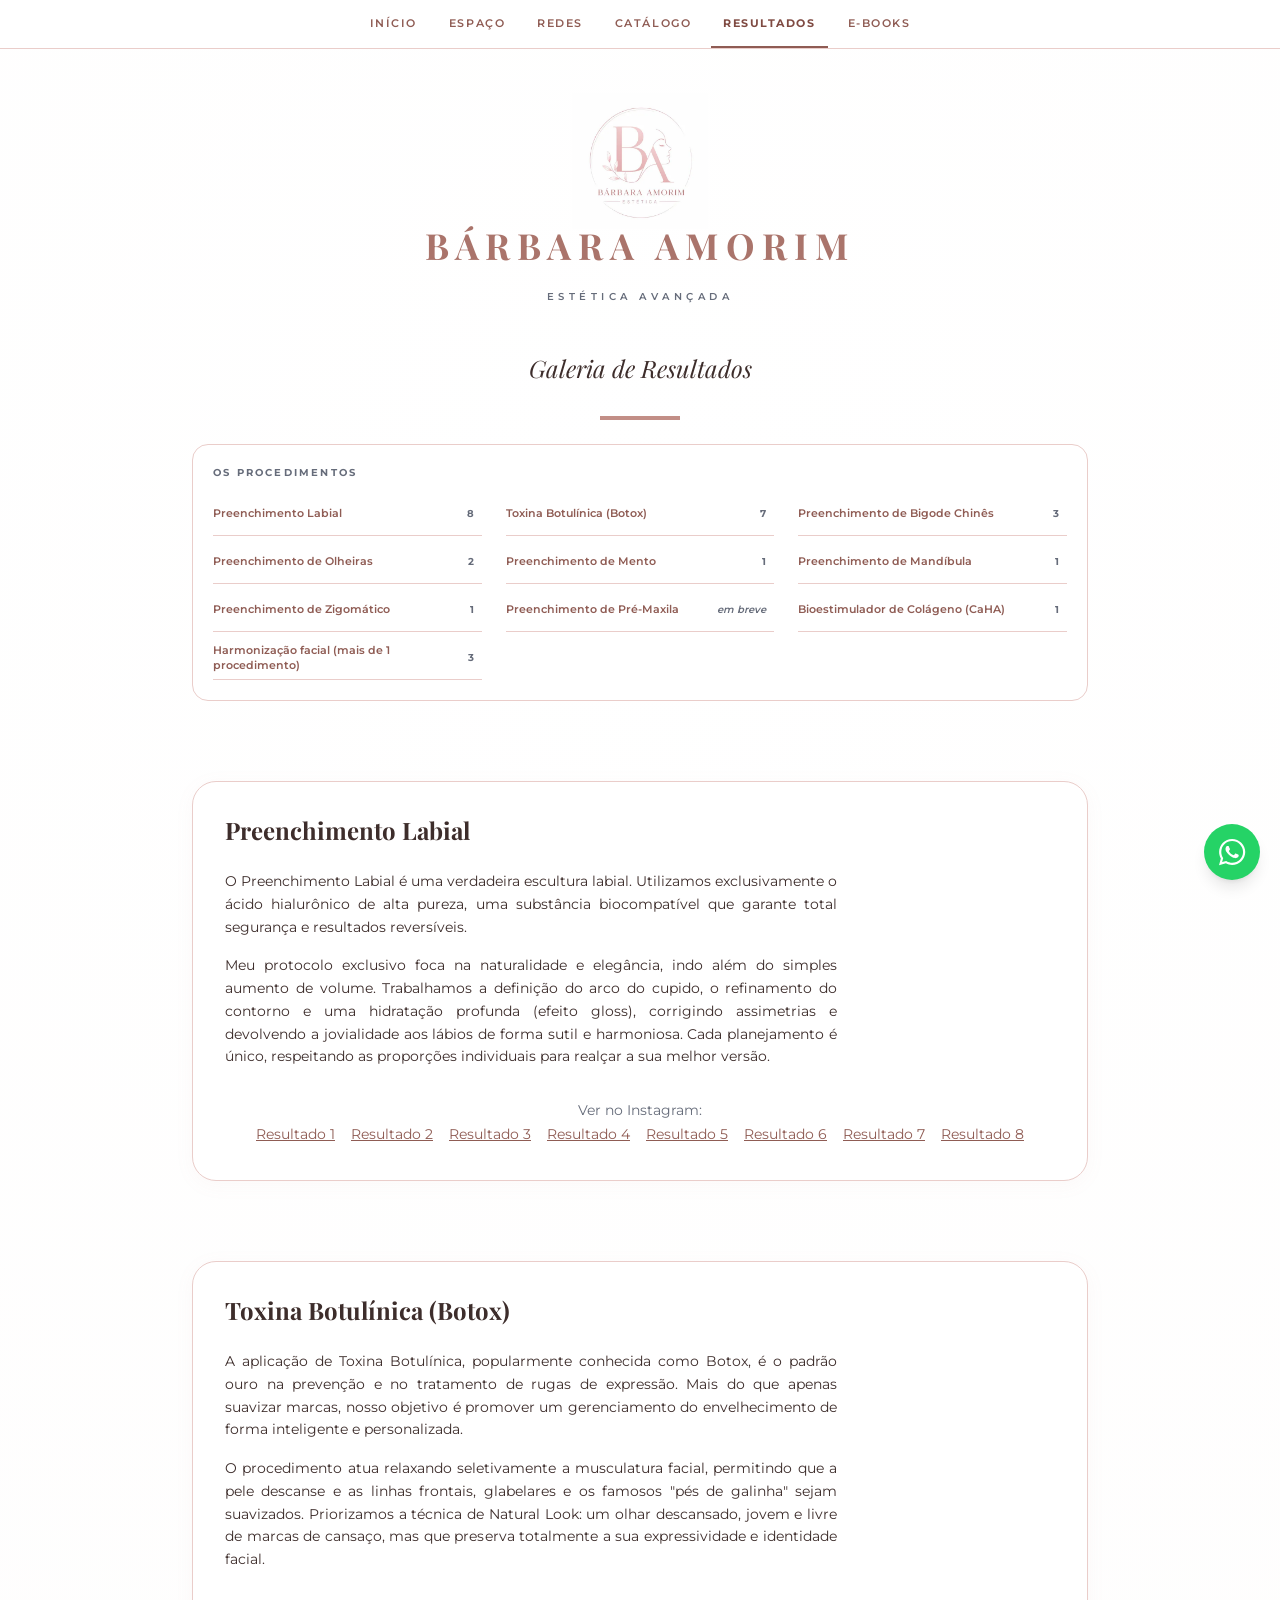
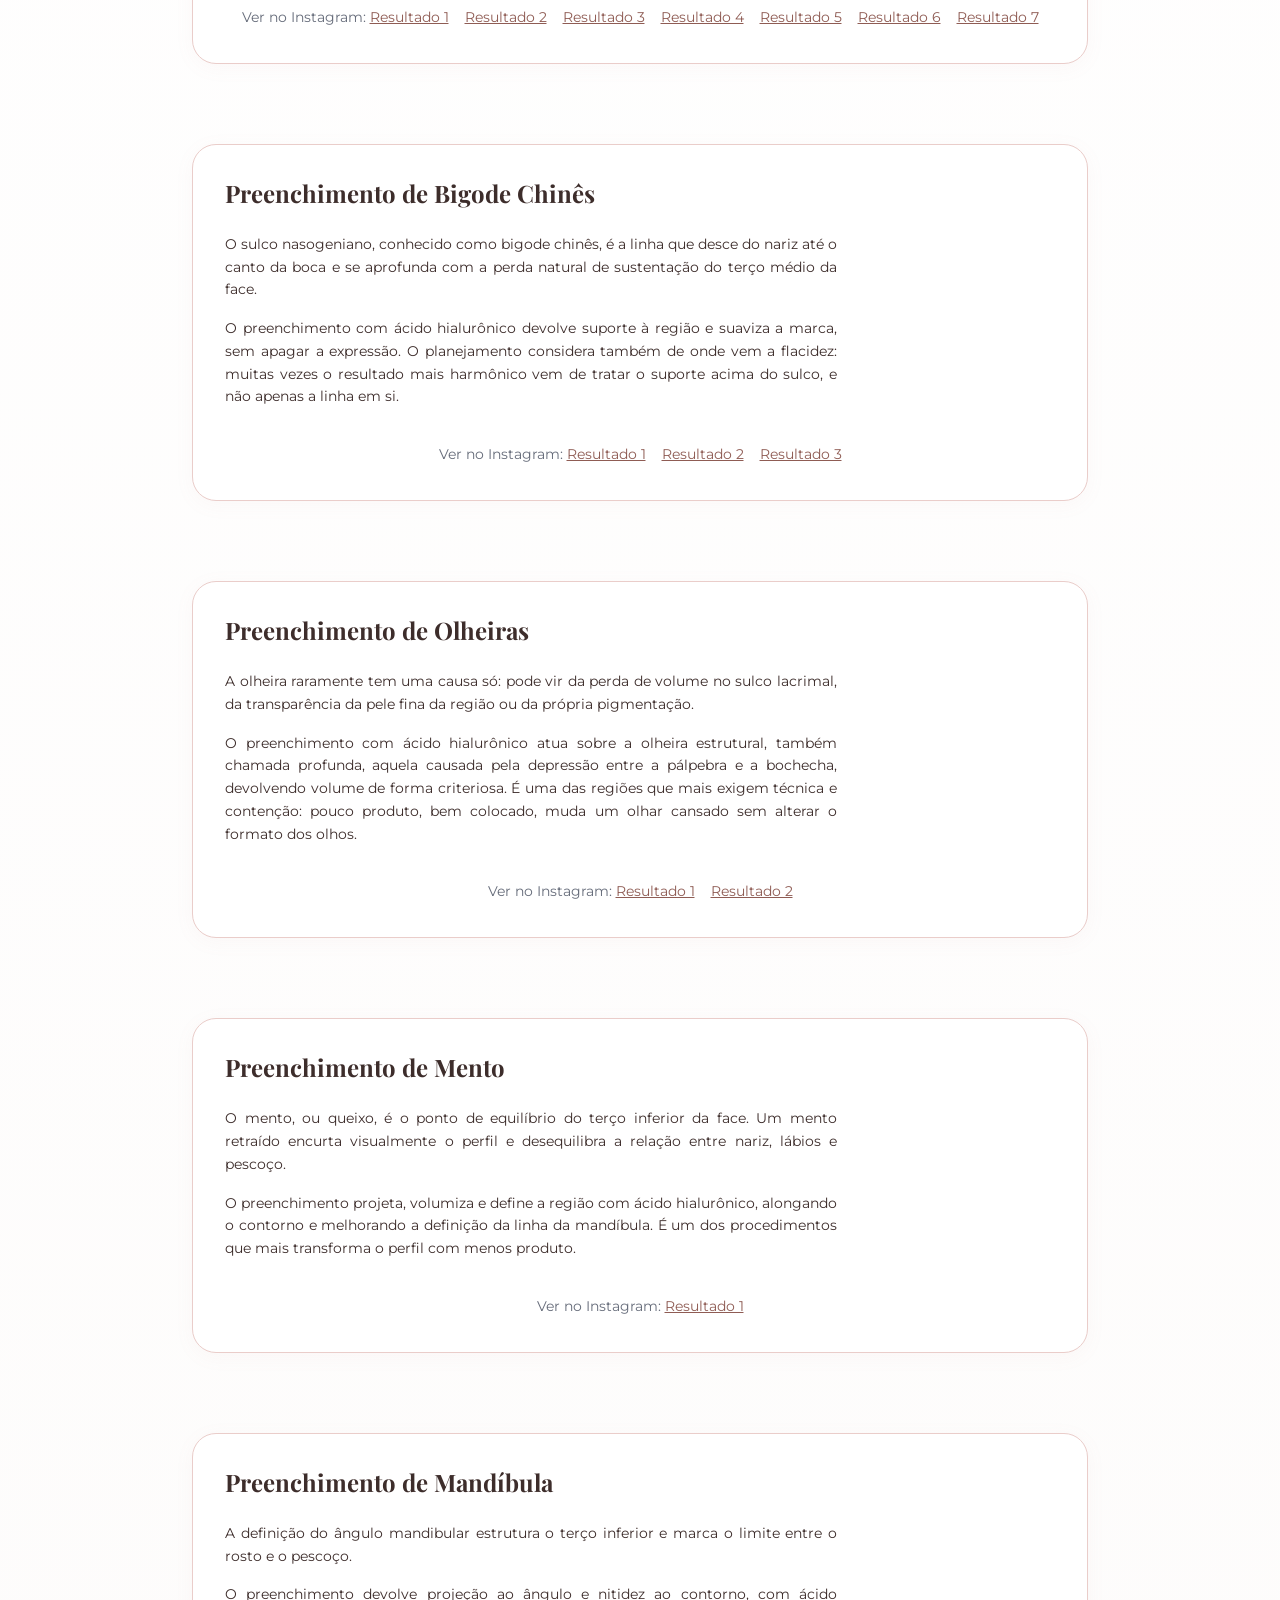
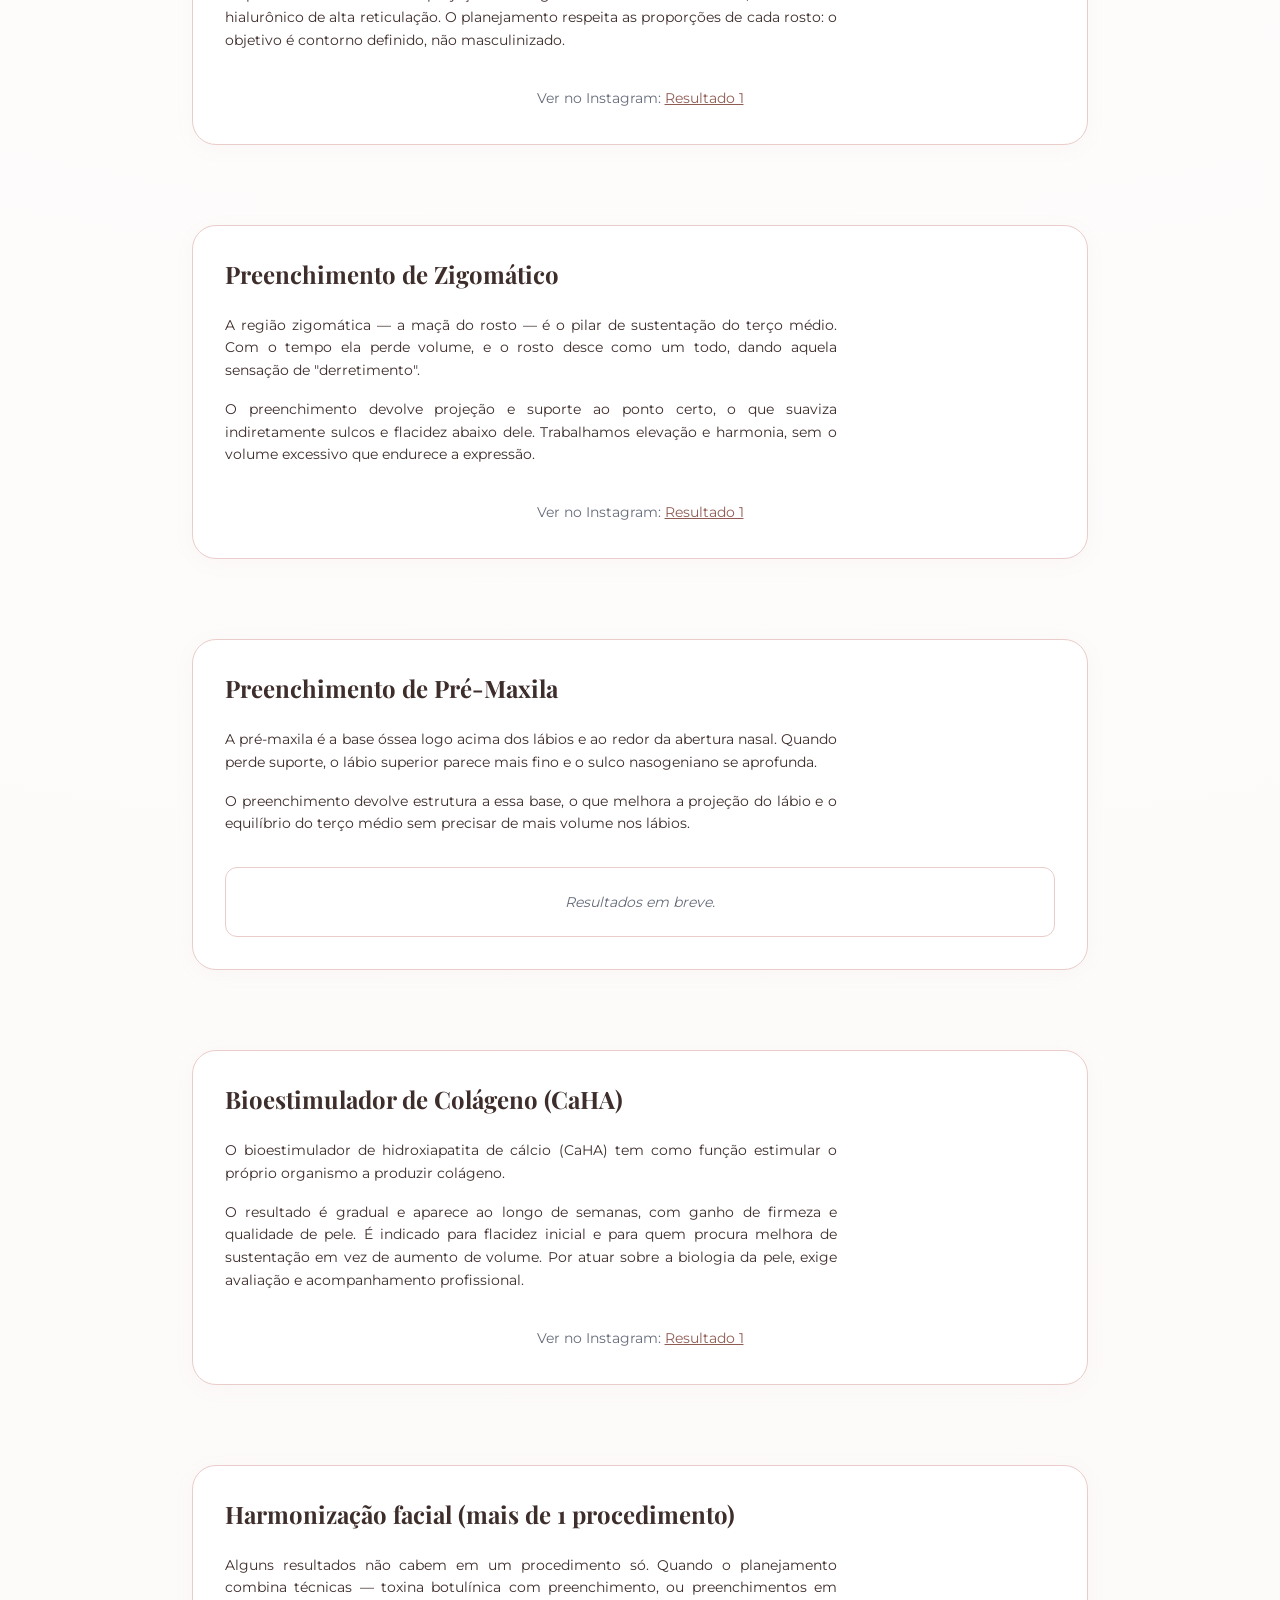
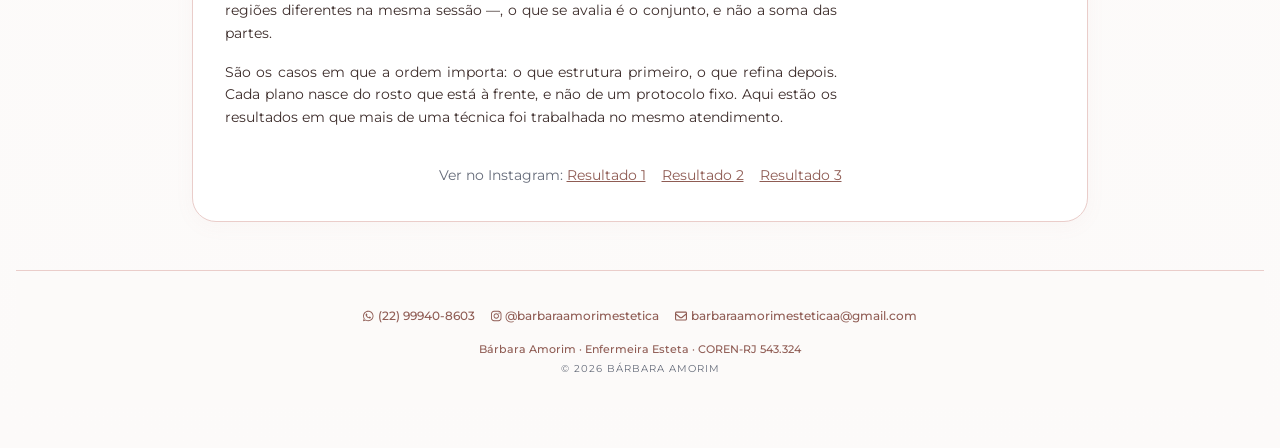
<file: Resultados.html>
<!DOCTYPE html>
<html lang="pt-BR">
<head>
    <meta charset="UTF-8">
    <meta name="viewport" content="width=device-width, initial-scale=1.0">

    <!-- Content-Security-Policy: limita de onde a página pode carregar código,
         estilos, imagens e iframes. Tem de vir antes de qualquer <link> ou <script>,
         senão não cobre o que já foi declarado acima. -->
    <meta http-equiv="Content-Security-Policy" content="default-src 'self'; base-uri 'self'; object-src 'none'; form-action 'none'; script-src 'self' 'unsafe-inline' https://www.googletagmanager.com https://www.instagram.com https://*.cdninstagram.com; style-src 'self' 'unsafe-inline'; font-src 'self'; img-src 'self' data: https://www.googletagmanager.com https://www.google-analytics.com https://*.cdninstagram.com https://*.fbcdn.net https://drive.google.com https://lh3.googleusercontent.com; connect-src 'self' https://docs.google.com https://www.google-analytics.com https://*.google-analytics.com https://*.analytics.google.com https://www.googletagmanager.com https://www.instagram.com https://*.cdninstagram.com; frame-src 'self' https://www.instagram.com https://instagram.com">

    <title>Resultados - Bárbara Amorim Estética Avançada</title>
    <meta name="description" content="Galeria de resultados de preenchimento labial e toxina botulínica realizados por Bárbara Amorim, estética avançada no Rio de Janeiro.">
    <link rel="canonical" href="https://barbaraamorimestetica.github.io/baestetica/Resultados.html">

    <link rel="icon" type="image/png" href="img/favicon.png">
    <link rel="apple-touch-icon" href="img/favicon.png">
    <meta name="theme-color" content="#C28E86">

    <!-- Pré-visualização ao compartilhar o link (WhatsApp, Instagram, Facebook) -->
    <meta property="og:type" content="website">
    <meta property="og:locale" content="pt_BR">
    <meta property="og:site_name" content="Bárbara Amorim - Estética Avançada">
    <meta property="og:title" content="Galeria de Resultados - Bárbara Amorim">
    <meta property="og:description" content="Preenchimento labial e toxina botulínica com foco em naturalidade e elegância.">
    <meta property="og:url" content="https://barbaraamorimestetica.github.io/baestetica/Resultados.html">
    <meta property="og:image" content="https://barbaraamorimestetica.github.io/baestetica/img/og-resultados.jpg">
    <meta property="og:image:width" content="1200">
    <meta property="og:image:height" content="630">
    <meta property="og:image:alt" content="Bárbara Amorim Estética Avançada">
    <meta name="twitter:card" content="summary_large_image">

    <!-- Tailwind compilado apenas com as classes usadas (ver css/site.css) -->
    <link rel="stylesheet" href="css/site.css">
    <!-- Paleta nomeada, comum aos dois repositorios -->
    <link rel="stylesheet" href="css/tokens.css">
    <link rel="stylesheet" href="css/componentes.css">
    <link rel="stylesheet" href="css/navegacao.css">
    <link rel="stylesheet" href="css/paginas.css">
    <!-- Montserrat e Playfair servidas daqui, nao do fonts.googleapis.com -->
    <link rel="stylesheet" href="css/fontes.css">

    <!-- Google tag (gtag.js) -->
    <script async src="https://www.googletagmanager.com/gtag/js?id=G-QWMWZ5SYWP"></script>
    <script>
    window.dataLayer = window.dataLayer || [];
    function gtag(){dataLayer.push(arguments);}
    gtag('js', new Date());

    gtag('config', 'G-QWMWZ5SYWP');
    </script>

    <style></style>
</head>
<body class="min-h-screen luxury-light-bg">

    <!-- MENU DO SITE
         Identico nas quatro paginas, e escrito no HTML de proposito: link que
         so existe depois do JavaScript correr fica fora do codigo-fonte, e um
         site de tres paginas vive do link interno. Ha uma conferencia
         automatica que recusa qualquer divergencia entre as copias. -->
    <nav class="ba-menu no-print" aria-label="Seções do site">
        <ul class="ba-menu-lista">
            <li><a href="/baestetica/index.html">Início</a></li>
            <li><a href="/baestetica/index.html#espaco">Espaço</a></li>
            <li><a href="/baestetica/index.html#instagram">Redes</a></li>
            <li><a href="/baestetica/catalogo.html">Catálogo</a></li>
            <li><a href="/baestetica/Resultados.html" aria-current="page">Resultados</a></li>
            <li><a href="/baestetica/ebooks.html">E-books</a></li>
        </ul>
    </nav>

    <div class="py-10 px-4">


    

    <header id="topo" class="text-center py-6 flex flex-col items-center gap-4">
        <div class="w-24 h-24">
            <img src="img/logo-barbara-amorim.webp" 
            alt="" 
            class="w-full h-full object-contain" 
            style="transform: scale(1.40);">            
        </div>
        <h1 class="font-serif text-3xl md:text-4xl tracking-[0.2em] font-bold tinta-marca uppercase mb-2">Bárbara Amorim</h1>
        <span class="text-[10px] tracking-[0.45em] tinta-suave uppercase font-semibold block mb-8">Estética Avançada</span>
        <h2 class="font-serif text-2xl tinta-texto italic">Galeria de Resultados</h2>
        <div class="h-1 w-20 filete mx-auto mt-4"></div>
    </header>

    <main class="max-w-4xl mx-auto space-y-20" data-galeria>

        <!-- galeria:inicio -->
        <nav class="galeria-indice" data-piso aria-labelledby="galeria-indice-titulo">
            <h2 id="galeria-indice-titulo" class="galeria-indice-titulo">Os procedimentos</h2>
            <ul class="galeria-indice-lista">
                <li><a href="#res-preenchimento-labial">Preenchimento Labial<span class="galeria-indice-conta">8</span></a></li>
                <li><a href="#res-toxina-botulinica-botox">Toxina Botulínica (Botox)<span class="galeria-indice-conta">7</span></a></li>
                <li><a href="#res-preenchimento-de-bigode-chines">Preenchimento de Bigode Chinês<span class="galeria-indice-conta">3</span></a></li>
                <li><a href="#res-preenchimento-de-olheiras">Preenchimento de Olheiras<span class="galeria-indice-conta">2</span></a></li>
                <li><a href="#res-preenchimento-de-mento">Preenchimento de Mento<span class="galeria-indice-conta">1</span></a></li>
                <li><a href="#res-preenchimento-de-mandibula">Preenchimento de Mandíbula<span class="galeria-indice-conta">1</span></a></li>
                <li><a href="#res-preenchimento-de-zigomatico">Preenchimento de Zigomático<span class="galeria-indice-conta">1</span></a></li>
                <li><a href="#res-preenchimento-de-pre-maxila">Preenchimento de Pré-Maxila<span class="galeria-indice-conta galeria-indice-vazio">em breve</span></a></li>
                <li><a href="#res-bioestimulador-de-colageno-caha">Bioestimulador de Colágeno (CaHA)<span class="galeria-indice-conta">1</span></a></li>
                <li><a href="#res-harmonizacao-facial-mais-de-1-procedimento">Harmonização facial (mais de 1 procedimento)<span class="galeria-indice-conta">3</span></a></li>
            </ul>
        </nav>

        <section id="res-preenchimento-labial" class="secao-resultado bg-white rounded-3xl gold-border-glow mb-10" data-piso>
            <div class="text-left mb-6">
                <h3 class="font-serif text-2xl font-bold tinta-texto">Preenchimento Labial</h3>
            </div>
            <div class="mb-8 text-left">
                <p class="text-sm tinta-texto leading-relaxed text-justify medida-leitura mb-4 last:mb-0">O Preenchimento Labial é uma verdadeira escultura labial. Utilizamos exclusivamente o ácido hialurônico de alta pureza, uma substância biocompatível que garante total segurança e resultados reversíveis.</p>
                <p class="text-sm tinta-texto leading-relaxed text-justify medida-leitura mb-4 last:mb-0">Meu protocolo exclusivo foca na naturalidade e elegância, indo além do simples aumento de volume. Trabalhamos a definição do arco do cupido, o refinamento do contorno e uma hidratação profunda (efeito gloss), corrigindo assimetrias e devolvendo a jovialidade aos lábios de forma sutil e harmoniosa. Cada planejamento é único, respeitando as proporções individuais para realçar a sua melhor versão.</p>
            </div>
            <p class="text-center text-sm tinta-suave">
                Ver no Instagram:
                <span class="inline-flex flex-wrap justify-center gap-x-4 gap-y-1">
                    <a href="https://www.instagram.com/p/DcNz1DlpnVg/" target="_blank" rel="noopener" aria-label="Resultado 1 de Preenchimento Labial no Instagram" class="tinta-forte alvo-toque underline">Resultado 1</a>
                    <a href="https://www.instagram.com/p/Db52eWnkTzO/" target="_blank" rel="noopener" aria-label="Resultado 2 de Preenchimento Labial no Instagram" class="tinta-forte alvo-toque underline">Resultado 2</a>
                    <a href="https://www.instagram.com/p/Dazy-8cREiV/" target="_blank" rel="noopener" aria-label="Resultado 3 de Preenchimento Labial no Instagram" class="tinta-forte alvo-toque underline">Resultado 3</a>
                    <a href="https://www.instagram.com/p/DZnG1gKRUfk/" target="_blank" rel="noopener" aria-label="Resultado 4 de Preenchimento Labial no Instagram" class="tinta-forte alvo-toque underline">Resultado 4</a>
                    <a href="https://www.instagram.com/p/DZXpxcPxSms/" target="_blank" rel="noopener" aria-label="Resultado 5 de Preenchimento Labial no Instagram" class="tinta-forte alvo-toque underline">Resultado 5</a>
                    <a href="https://www.instagram.com/p/DZPfbK9kaB3/" target="_blank" rel="noopener" aria-label="Resultado 6 de Preenchimento Labial no Instagram" class="tinta-forte alvo-toque underline">Resultado 6</a>
                    <a href="https://www.instagram.com/p/DZDG-reRPYj/" target="_blank" rel="noopener" aria-label="Resultado 7 de Preenchimento Labial no Instagram" class="tinta-forte alvo-toque underline">Resultado 7</a>
                    <a href="https://www.instagram.com/p/DY0A1PnEd4e/" target="_blank" rel="noopener" aria-label="Resultado 8 de Preenchimento Labial no Instagram" class="tinta-forte alvo-toque underline">Resultado 8</a>
                </span>
            </p>
        </section>

        <section id="res-toxina-botulinica-botox" class="secao-resultado bg-white rounded-3xl gold-border-glow mb-10" data-piso>
            <div class="text-left mb-6">
                <h3 class="font-serif text-2xl font-bold tinta-texto">Toxina Botulínica (Botox)</h3>
            </div>
            <div class="mb-8 text-left">
                <p class="text-sm tinta-texto leading-relaxed text-justify medida-leitura mb-4 last:mb-0">A aplicação de Toxina Botulínica, popularmente conhecida como Botox, é o padrão ouro na prevenção e no tratamento de rugas de expressão. Mais do que apenas suavizar marcas, nosso objetivo é promover um gerenciamento do envelhecimento de forma inteligente e personalizada.</p>
                <p class="text-sm tinta-texto leading-relaxed text-justify medida-leitura mb-4 last:mb-0">O procedimento atua relaxando seletivamente a musculatura facial, permitindo que a pele descanse e as linhas frontais, glabelares e os famosos &quot;pés de galinha&quot; sejam suavizados. Priorizamos a técnica de Natural Look: um olhar descansado, jovem e livre de marcas de cansaço, mas que preserva totalmente a sua expressividade e identidade facial.</p>
            </div>
            <p class="text-center text-sm tinta-suave">
                Ver no Instagram:
                <span class="inline-flex flex-wrap justify-center gap-x-4 gap-y-1">
                    <a href="https://www.instagram.com/p/DcnxZ5enCuF" target="_blank" rel="noopener" aria-label="Resultado 1 de Toxina Botulínica (Botox) no Instagram" class="tinta-forte alvo-toque underline">Resultado 1</a>
                    <a href="https://www.instagram.com/p/DcloB3LkTUm" target="_blank" rel="noopener" aria-label="Resultado 2 de Toxina Botulínica (Botox) no Instagram" class="tinta-forte alvo-toque underline">Resultado 2</a>
                    <a href="https://www.instagram.com/p/DcgebfqESKf" target="_blank" rel="noopener" aria-label="Resultado 3 de Toxina Botulínica (Botox) no Instagram" class="tinta-forte alvo-toque underline">Resultado 3</a>
                    <a href="https://www.instagram.com/p/Dcd5sbJEaV7" target="_blank" rel="noopener" aria-label="Resultado 4 de Toxina Botulínica (Botox) no Instagram" class="tinta-forte alvo-toque underline">Resultado 4</a>
                    <a href="https://www.instagram.com/p/DcVwbjvEchy" target="_blank" rel="noopener" aria-label="Resultado 5 de Toxina Botulínica (Botox) no Instagram" class="tinta-forte alvo-toque underline">Resultado 5</a>
                    <a href="https://www.instagram.com/p/DbBNFEDj5UM/" target="_blank" rel="noopener" aria-label="Resultado 6 de Toxina Botulínica (Botox) no Instagram" class="tinta-forte alvo-toque underline">Resultado 6</a>
                    <a href="https://www.instagram.com/p/DY4vS02RIYt/" target="_blank" rel="noopener" aria-label="Resultado 7 de Toxina Botulínica (Botox) no Instagram" class="tinta-forte alvo-toque underline">Resultado 7</a>
                </span>
            </p>
        </section>

        <section id="res-preenchimento-de-bigode-chines" class="secao-resultado bg-white rounded-3xl gold-border-glow mb-10" data-piso>
            <div class="text-left mb-6">
                <h3 class="font-serif text-2xl font-bold tinta-texto">Preenchimento de Bigode Chinês</h3>
            </div>
            <div class="mb-8 text-left">
                <p class="text-sm tinta-texto leading-relaxed text-justify medida-leitura mb-4 last:mb-0">O sulco nasogeniano, conhecido como bigode chinês, é a linha que desce do nariz até o canto da boca e se aprofunda com a perda natural de sustentação do terço médio da face.</p>
                <p class="text-sm tinta-texto leading-relaxed text-justify medida-leitura mb-4 last:mb-0">O preenchimento com ácido hialurônico devolve suporte à região e suaviza a marca, sem apagar a expressão. O planejamento considera também de onde vem a flacidez: muitas vezes o resultado mais harmônico vem de tratar o suporte acima do sulco, e não apenas a linha em si.</p>
            </div>
            <p class="text-center text-sm tinta-suave">
                Ver no Instagram:
                <span class="inline-flex flex-wrap justify-center gap-x-4 gap-y-1">
                    <a href="https://www.instagram.com/p/DcItPvlx2eQ/" target="_blank" rel="noopener" aria-label="Resultado 1 de Preenchimento de Bigode Chinês no Instagram" class="tinta-forte alvo-toque underline">Resultado 1</a>
                    <a href="https://www.instagram.com/p/Dbp3nPTRDqh/" target="_blank" rel="noopener" aria-label="Resultado 2 de Preenchimento de Bigode Chinês no Instagram" class="tinta-forte alvo-toque underline">Resultado 2</a>
                    <a href="https://www.instagram.com/p/DbaZBMERIy8/" target="_blank" rel="noopener" aria-label="Resultado 3 de Preenchimento de Bigode Chinês no Instagram" class="tinta-forte alvo-toque underline">Resultado 3</a>
                </span>
            </p>
        </section>

        <section id="res-preenchimento-de-olheiras" class="secao-resultado bg-white rounded-3xl gold-border-glow mb-10" data-piso>
            <div class="text-left mb-6">
                <h3 class="font-serif text-2xl font-bold tinta-texto">Preenchimento de Olheiras</h3>
            </div>
            <div class="mb-8 text-left">
                <p class="text-sm tinta-texto leading-relaxed text-justify medida-leitura mb-4 last:mb-0">A olheira raramente tem uma causa só: pode vir da perda de volume no sulco lacrimal, da transparência da pele fina da região ou da própria pigmentação.</p>
                <p class="text-sm tinta-texto leading-relaxed text-justify medida-leitura mb-4 last:mb-0">O preenchimento com ácido hialurônico atua sobre a olheira estrutural, também chamada profunda, aquela causada pela depressão entre a pálpebra e a bochecha, devolvendo volume de forma criteriosa. É uma das regiões que mais exigem técnica e contenção: pouco produto, bem colocado, muda um olhar cansado sem alterar o formato dos olhos.</p>
            </div>
            <p class="text-center text-sm tinta-suave">
                Ver no Instagram:
                <span class="inline-flex flex-wrap justify-center gap-x-4 gap-y-1">
                    <a href="https://www.instagram.com/p/Dbu-AP2xR-_/" target="_blank" rel="noopener" aria-label="Resultado 1 de Preenchimento de Olheiras no Instagram" class="tinta-forte alvo-toque underline">Resultado 1</a>
                    <a href="https://www.instagram.com/p/DZfuGfBRqPB/" target="_blank" rel="noopener" aria-label="Resultado 2 de Preenchimento de Olheiras no Instagram" class="tinta-forte alvo-toque underline">Resultado 2</a>
                </span>
            </p>
        </section>

        <section id="res-preenchimento-de-mento" class="secao-resultado bg-white rounded-3xl gold-border-glow mb-10" data-piso>
            <div class="text-left mb-6">
                <h3 class="font-serif text-2xl font-bold tinta-texto">Preenchimento de Mento</h3>
            </div>
            <div class="mb-8 text-left">
                <p class="text-sm tinta-texto leading-relaxed text-justify medida-leitura mb-4 last:mb-0">O mento, ou queixo, é o ponto de equilíbrio do terço inferior da face. Um mento retraído encurta visualmente o perfil e desequilibra a relação entre nariz, lábios e pescoço.</p>
                <p class="text-sm tinta-texto leading-relaxed text-justify medida-leitura mb-4 last:mb-0">O preenchimento projeta, volumiza e define a região com ácido hialurônico, alongando o contorno e melhorando a definição da linha da mandíbula. É um dos procedimentos que mais transforma o perfil com menos produto.</p>
            </div>
            <p class="text-center text-sm tinta-suave">
                Ver no Instagram:
                <span class="inline-flex flex-wrap justify-center gap-x-4 gap-y-1">
                    <a href="https://www.instagram.com/p/DZTE_DcPDqd/" target="_blank" rel="noopener" aria-label="Resultado 1 de Preenchimento de Mento no Instagram" class="tinta-forte alvo-toque underline">Resultado 1</a>
                </span>
            </p>
        </section>

        <section id="res-preenchimento-de-mandibula" class="secao-resultado bg-white rounded-3xl gold-border-glow mb-10" data-piso>
            <div class="text-left mb-6">
                <h3 class="font-serif text-2xl font-bold tinta-texto">Preenchimento de Mandíbula</h3>
            </div>
            <div class="mb-8 text-left">
                <p class="text-sm tinta-texto leading-relaxed text-justify medida-leitura mb-4 last:mb-0">A definição do ângulo mandibular estrutura o terço inferior e marca o limite entre o rosto e o pescoço.</p>
                <p class="text-sm tinta-texto leading-relaxed text-justify medida-leitura mb-4 last:mb-0">O preenchimento devolve projeção ao ângulo e nitidez ao contorno, com ácido hialurônico de alta reticulação. O planejamento respeita as proporções de cada rosto: o objetivo é contorno definido, não masculinizado.</p>
            </div>
            <p class="text-center text-sm tinta-suave">
                Ver no Instagram:
                <span class="inline-flex flex-wrap justify-center gap-x-4 gap-y-1">
                    <a href="https://www.instagram.com/p/DbnQF-4RA3l/" target="_blank" rel="noopener" aria-label="Resultado 1 de Preenchimento de Mandíbula no Instagram" class="tinta-forte alvo-toque underline">Resultado 1</a>
                </span>
            </p>
        </section>

        <section id="res-preenchimento-de-zigomatico" class="secao-resultado bg-white rounded-3xl gold-border-glow mb-10" data-piso>
            <div class="text-left mb-6">
                <h3 class="font-serif text-2xl font-bold tinta-texto">Preenchimento de Zigomático</h3>
            </div>
            <div class="mb-8 text-left">
                <p class="text-sm tinta-texto leading-relaxed text-justify medida-leitura mb-4 last:mb-0">A região zigomática — a maçã do rosto — é o pilar de sustentação do terço médio. Com o tempo ela perde volume, e o rosto desce como um todo, dando aquela sensação de &quot;derretimento&quot;.</p>
                <p class="text-sm tinta-texto leading-relaxed text-justify medida-leitura mb-4 last:mb-0">O preenchimento devolve projeção e suporte ao ponto certo, o que suaviza indiretamente sulcos e flacidez abaixo dele. Trabalhamos elevação e harmonia, sem o volume excessivo que endurece a expressão.</p>
            </div>
            <p class="text-center text-sm tinta-suave">
                Ver no Instagram:
                <span class="inline-flex flex-wrap justify-center gap-x-4 gap-y-1">
                    <a href="https://www.instagram.com/p/DY7UDxIkcPV/" target="_blank" rel="noopener" aria-label="Resultado 1 de Preenchimento de Zigomático no Instagram" class="tinta-forte alvo-toque underline">Resultado 1</a>
                </span>
            </p>
        </section>

        <section id="res-preenchimento-de-pre-maxila" class="secao-resultado bg-white rounded-3xl gold-border-glow mb-10" data-piso>
            <div class="text-left mb-6">
                <h3 class="font-serif text-2xl font-bold tinta-texto">Preenchimento de Pré-Maxila</h3>
            </div>
            <div class="mb-8 text-left">
                <p class="text-sm tinta-texto leading-relaxed text-justify medida-leitura mb-4 last:mb-0">A pré-maxila é a base óssea logo acima dos lábios e ao redor da abertura nasal. Quando perde suporte, o lábio superior parece mais fino e o sulco nasogeniano se aprofunda.</p>
                <p class="text-sm tinta-texto leading-relaxed text-justify medida-leitura mb-4 last:mb-0">O preenchimento devolve estrutura a essa base, o que melhora a projeção do lábio e o equilíbrio do terço médio sem precisar de mais volume nos lábios.</p>
            </div>
            <p class="text-center text-sm tinta-suave italic border borda-marca rounded-xl py-6">Resultados em breve.</p>
        </section>

        <section id="res-bioestimulador-de-colageno-caha" class="secao-resultado bg-white rounded-3xl gold-border-glow mb-10" data-piso>
            <div class="text-left mb-6">
                <h3 class="font-serif text-2xl font-bold tinta-texto">Bioestimulador de Colágeno (CaHA)</h3>
            </div>
            <div class="mb-8 text-left">
                <p class="text-sm tinta-texto leading-relaxed text-justify medida-leitura mb-4 last:mb-0">O bioestimulador de hidroxiapatita de cálcio (CaHA) tem como função estimular o próprio organismo a produzir colágeno.</p>
                <p class="text-sm tinta-texto leading-relaxed text-justify medida-leitura mb-4 last:mb-0">O resultado é gradual e aparece ao longo de semanas, com ganho de firmeza e qualidade de pele. É indicado para flacidez inicial e para quem procura melhora de sustentação em vez de aumento de volume. Por atuar sobre a biologia da pele, exige avaliação e acompanhamento profissional.</p>
            </div>
            <p class="text-center text-sm tinta-suave">
                Ver no Instagram:
                <span class="inline-flex flex-wrap justify-center gap-x-4 gap-y-1">
                    <a href="https://www.instagram.com/p/Dc5GkZ8xZwo/" target="_blank" rel="noopener" aria-label="Resultado 1 de Bioestimulador de Colágeno (CaHA) no Instagram" class="tinta-forte alvo-toque underline">Resultado 1</a>
                </span>
            </p>
        </section>

        <section id="res-harmonizacao-facial-mais-de-1-procedimento" class="secao-resultado bg-white rounded-3xl gold-border-glow mb-10" data-piso>
            <div class="text-left mb-6">
                <h3 class="font-serif text-2xl font-bold tinta-texto">Harmonização facial (mais de 1 procedimento)</h3>
            </div>
            <div class="mb-8 text-left">
                <p class="text-sm tinta-texto leading-relaxed text-justify medida-leitura mb-4 last:mb-0">Alguns resultados não cabem em um procedimento só. Quando o planejamento combina técnicas — toxina botulínica com preenchimento, ou preenchimentos em regiões diferentes na mesma sessão —, o que se avalia é o conjunto, e não a soma das partes.</p>
                <p class="text-sm tinta-texto leading-relaxed text-justify medida-leitura mb-4 last:mb-0">São os casos em que a ordem importa: o que estrutura primeiro, o que refina depois. Cada plano nasce do rosto que está à frente, e não de um protocolo fixo. Aqui estão os resultados em que mais de uma técnica foi trabalhada no mesmo atendimento.</p>
            </div>
            <p class="text-center text-sm tinta-suave">
                Ver no Instagram:
                <span class="inline-flex flex-wrap justify-center gap-x-4 gap-y-1">
                    <a href="https://www.instagram.com/p/DbfsCvJxfLT/" target="_blank" rel="noopener" aria-label="Resultado 1 de Harmonização facial (mais de 1 procedimento) no Instagram" class="tinta-forte alvo-toque underline">Resultado 1</a>
                    <a href="https://www.instagram.com/p/DbSsEbwxz_C/" target="_blank" rel="noopener" aria-label="Resultado 2 de Harmonização facial (mais de 1 procedimento) no Instagram" class="tinta-forte alvo-toque underline">Resultado 2</a>
                    <a href="https://www.instagram.com/p/DZKwLvSkYOi/" target="_blank" rel="noopener" aria-label="Resultado 3 de Harmonização facial (mais de 1 procedimento) no Instagram" class="tinta-forte alvo-toque underline">Resultado 3</a>
                </span>
            </p>
        </section>

        <!-- galeria:fim -->

        <!-- Antes do embed.js de proposito: o onerror precisa que o
             baEmbeds ja exista para poder chama-lo. -->
        <!-- A lista dos posts que o Instagram recusa incorporar. Vem antes do
             galeria.js, que a consulta antes de montar cada caixa; sem ela a
             pagina funciona igual, so volta a descobrir sozinha. -->
        <script src="js/sem-embed.js"></script>
        <script src="js/embeds.js"></script>

        <script async src="https://www.instagram.com/embed.js"
                onerror="window.baEmbeds.aoFalharScript()"></script>

        <!-- Depois do baEmbeds, de proposito: a galeria chama baEmbeds.acompanhar()
             para as caixas que cria. Ver js/galeria.js. -->
        <script src="js/galeria.js" defer></script>
        <script src="js/ao-topo.js" defer></script>

        <script>
            // O embed.js processa os blockquotes sozinho quando carrega. Esta
            // chamada cobre o caso de ele vir do cache e terminar antes do DOM.
            window.addEventListener('load', function () {
                if (window.instgrm) { window.instgrm.Embeds.process(); }
            });
        </script>

    </main>

    <footer class="w-full py-8 border-t borda-marca mt-12 fundo">
        <div class="rodape max-w-4xl mx-auto px-4 flex flex-col md:flex-row justify-between items-center gap-4">
            <div class="flex flex-col md:flex-row items-center gap-4 text-[12px] tinta-forte font-medium">
                <a href="https://wa.me/5522999408603" target="_blank" rel="noopener" class="flex items-center gap-1 alvo-toque tinta-forte">
                    <svg class="icon" width="448" height="512" viewBox="0 0 448 512" xmlns="http://www.w3.org/2000/svg" aria-hidden="true"><path d="M380.9 97.1C339 55.1 283.2 32 223.9 32c-122.4 0-222 99.6-222 222 0 39.1 10.2 77.3 29.6 111L0 480l117.7-30.9c32.4 17.7 68.9 27 106.1 27h.1c122.3 0 224.1-99.6 224.1-222 0-59.3-25.2-115-67.1-157zm-157 341.6c-33.2 0-65.7-8.9-94-25.7l-6.7-4-69.8 18.3L72 359.2l-4.4-7c-18.5-29.4-28.2-63.3-28.2-98.2 0-101.7 82.8-184.5 184.6-184.5 49.3 0 95.6 19.2 130.4 54.1 34.8 34.9 56.2 81.2 56.1 130.5 0 101.8-84.9 184.6-186.6 184.6zm101.2-138.2c-5.5-2.8-32.8-16.2-37.9-18-5.1-1.9-8.8-2.8-12.5 2.8-3.7 5.6-14.3 18-17.6 21.8-3.2 3.7-6.5 4.2-12 1.4-32.6-16.3-54-29.1-75.5-66-5.7-9.8 5.7-9.1 16.3-30.3 1.8-3.7.9-6.9-.5-9.7-1.4-2.8-12.5-30.1-17.1-41.2-4.5-10.8-9.1-9.3-12.5-9.5-3.2-.2-6.9-.2-10.6-.2-3.7 0-9.7 1.4-14.8 6.9-5.1 5.6-19.4 19-19.4 46.3 0 27.3 19.9 53.7 22.6 57.4 2.8 3.7 39.1 59.7 94.8 83.8 35.2 15.2 49 16.5 66.6 13.9 10.7-1.6 32.8-13.4 37.4-26.4 4.6-13 4.6-24.1 3.2-26.4-1.3-2.5-5-3.9-10.5-6.6z"/></svg> (22) 99940-8603
                </a>
                <a href="https://instagram.com/barbaraamorimestetica" target="_blank" rel="noopener" class="flex items-center gap-1 alvo-toque tinta-forte">
                    <svg class="icon" width="448" height="512" viewBox="0 0 448 512" xmlns="http://www.w3.org/2000/svg" aria-hidden="true"><path d="M224.1 141c-63.6 0-114.9 51.3-114.9 114.9s51.3 114.9 114.9 114.9S339 319.5 339 255.9 287.7 141 224.1 141zm0 189.6c-41.1 0-74.7-33.5-74.7-74.7s33.5-74.7 74.7-74.7 74.7 33.5 74.7 74.7-33.6 74.7-74.7 74.7zm146.4-194.3c0 14.9-12 26.8-26.8 26.8-14.9 0-26.8-12-26.8-26.8s12-26.8 26.8-26.8 26.8 12 26.8 26.8zm76.1 27.2c-1.7-35.9-9.9-67.7-36.2-93.9-26.2-26.2-58-34.4-93.9-36.2-37-2.1-147.9-2.1-184.9 0-35.8 1.7-67.6 9.9-93.9 36.1s-34.4 58-36.2 93.9c-2.1 37-2.1 147.9 0 184.9 1.7 35.9 9.9 67.7 36.2 93.9s58 34.4 93.9 36.2c37 2.1 147.9 2.1 184.9 0 35.9-1.7 67.7-9.9 93.9-36.2 26.2-26.2 34.4-58 36.2-93.9 2.1-37 2.1-147.8 0-184.8zM398.8 388c-7.8 19.6-22.9 34.7-42.6 42.6-29.5 11.7-99.5 9-132.1 9s-102.7 2.6-132.1-9c-19.6-7.8-34.7-22.9-42.6-42.6-11.7-29.5-9-99.5-9-132.1s-2.6-102.7 9-132.1c7.8-19.6 22.9-34.7 42.6-42.6 29.5-11.7 99.5-9 132.1-9s102.7-2.6 132.1 9c19.6 7.8 34.7 22.9 42.6 42.6 11.7 29.5 9 99.5 9 132.1s2.7 102.7-9 132.1z"/></svg> @barbaraamorimestetica
                </a>
                <a href="mailto:barbaraamorimesteticaa@gmail.com" class="flex items-center gap-1 alvo-toque tinta-forte">
                    <svg class="icon" width="512" height="512" viewBox="0 0 512 512" xmlns="http://www.w3.org/2000/svg" aria-hidden="true"><path d="M64 112c-8.8 0-16 7.2-16 16v22.1L220.5 291.7c20.7 17 50.4 17 71.1 0L464 150.1V128c0-8.8-7.2-16-16-16H64zM48 212.2V384c0 8.8 7.2 16 16 16H448c8.8 0 16-7.2 16-16V212.2L322 328.8c-38.4 31.5-93.7 31.5-132 0L48 212.2zM0 128C0 92.7 28.7 64 64 64H448c35.3 0 64 28.7 64 64V384c0 35.3-28.7 64-64 64H64c-35.3 0-64-28.7-64-64V128z"/></svg> barbaraamorimesteticaa@gmail.com
                </a>
            </div>
            <div class="text-center">
                <span class="block text-[11px] tinta-forte font-medium mb-1">Bárbara Amorim &middot; Enfermeira Esteta &middot; COREN-RJ 543.324</span>
                <span class="block text-[10px] tinta-suave uppercase tracking-widest">© 2026 Bárbara Amorim</span>
            </div>
        </div>
    </footer>

    <!-- Botão flutuante de WhatsApp -->
    <!-- VOLTAR AO TOPO
         Sao dez secoes compridas, e o indice -- que e o que serve para
         escolher outro procedimento -- esta no alto. No computador o menu do
         site fica preso e ja resolve; no telefone ele sai com a rolagem, e e
         ali que a pagina tem mais telas.

         E um <a> para uma ancora: funciona sem JavaScript, entra na ordem do
         teclado, e quem desloca a pagina e o navegador. O js/ao-topo.js so
         faz APARECER depois de se ter descido -- um botao de voltar ao topo
         visivel enquanto se esta no topo nao faz nada. -->
    <a href="#topo" class="ao-topo no-print" aria-label="Voltar ao topo da página">
        <svg class="icon" width="384" height="512" viewBox="0 0 384 512" xmlns="http://www.w3.org/2000/svg" aria-hidden="true"><path d="M214.6 41.4c-12.5-12.5-32.8-12.5-45.3 0l-160 160c-12.5 12.5-12.5 32.8 0 45.3s32.8 12.5 45.3 0L160 141.2V448c0 17.7 14.3 32 32 32s32-14.3 32-32V141.2L329.4 246.6c12.5 12.5 32.8 12.5 45.3 0s12.5-32.8 0-45.3l-160-160z"/></svg>
    </a>

    <a href="https://wa.me/5522999408603?text=Olá%20Bárbara!%20Vi%20a%20galeria%20de%20resultados%20e%20gostaria%20de%20agendar%20uma%20avaliação."
       target="_blank" rel="noopener" aria-label="Falar no WhatsApp"
       class="fixed bottom-5 right-5 z-50 w-14 h-14 rounded-full fundo-whatsapp text-white flex items-center justify-center shadow-lg hover:scale-110 transition-transform">
        <svg class="icon text-3xl" width="448" height="512" viewBox="0 0 448 512" xmlns="http://www.w3.org/2000/svg" aria-hidden="true"><path d="M380.9 97.1C339 55.1 283.2 32 223.9 32c-122.4 0-222 99.6-222 222 0 39.1 10.2 77.3 29.6 111L0 480l117.7-30.9c32.4 17.7 68.9 27 106.1 27h.1c122.3 0 224.1-99.6 224.1-222 0-59.3-25.2-115-67.1-157zm-157 341.6c-33.2 0-65.7-8.9-94-25.7l-6.7-4-69.8 18.3L72 359.2l-4.4-7c-18.5-29.4-28.2-63.3-28.2-98.2 0-101.7 82.8-184.5 184.6-184.5 49.3 0 95.6 19.2 130.4 54.1 34.8 34.9 56.2 81.2 56.1 130.5 0 101.8-84.9 184.6-186.6 184.6zm101.2-138.2c-5.5-2.8-32.8-16.2-37.9-18-5.1-1.9-8.8-2.8-12.5 2.8-3.7 5.6-14.3 18-17.6 21.8-3.2 3.7-6.5 4.2-12 1.4-32.6-16.3-54-29.1-75.5-66-5.7-9.8 5.7-9.1 16.3-30.3 1.8-3.7.9-6.9-.5-9.7-1.4-2.8-12.5-30.1-17.1-41.2-4.5-10.8-9.1-9.3-12.5-9.5-3.2-.2-6.9-.2-10.6-.2-3.7 0-9.7 1.4-14.8 6.9-5.1 5.6-19.4 19-19.4 46.3 0 27.3 19.9 53.7 22.6 57.4 2.8 3.7 39.1 59.7 94.8 83.8 35.2 15.2 49 16.5 66.6 13.9 10.7-1.6 32.8-13.4 37.4-26.4 4.6-13 4.6-24.1 3.2-26.4-1.3-2.5-5-3.9-10.5-6.6z"/></svg>
    </a>
    </div>
</body>
</html>
</file>
<file: css/navegacao.css>
/* A NAVEGAÇÃO DO SITE
 *
 * Este arquivo é SÓ do repositório público. Não é um dos compartilhados, e não
 * deve passar a ser: o sincronizador não o conhece.
 *
 * POR QUE ELA ESTÁ ESCRITA NO HTML, E NÃO INJETADA POR JAVASCRIPT
 *
 * A barra lateral da ferramenta interna é montada por JavaScript, e ali isso é
 * certo: são muitas páginas e ninguém indexa aquilo. Aqui é o contrário. Este
 * site é lido por buscador, e num site de três páginas o link interno é boa
 * parte do que ele tem para trabalhar. Link que só existe depois de o
 * JavaScript correr fica fora do código-fonte, e também fora do alcance de quem
 * navega com ele desligado.
 *
 * Então o menu é escrito nas quatro páginas. A cópia é o preço, e ele é pago
 * com uma conferência automática que recusa qualquer divergência entre elas
 * -- é o padrão deste projeto: conferir, em vez de deduplicar em tempo de
 * execução.
 *
 * POR QUE NÃO É UMA BARRA LATERAL
 *
 * A ferramenta interna tem catorze destinos, e lá uma coluna de 200px ganha a
 * largura que ocupa. Aqui são cinco, e a página inteira é centrada -- logotipo,
 * títulos com o filete por baixo, cartões. Uma coluna fixa à esquerda quebraria
 * essa simetria e gastaria um quinto da tela com cinco links.
 *
 * O TELEFONE MANDA
 *
 * Medido: os cinco rótulos numa linha pedem cerca de 415px de conteúdo. Num
 * telefone de 320 não cabem, e há duas saídas -- rolar de lado, que esconde
 * item, ou quebrar em duas linhas, que não esconde nada. Num site que a
 * paciente lê, esconder é a pior das duas.
 *
 * Por isso ele quebra. E por isso não gruda no topo abaixo de 640px: duas
 * linhas de 48px presas no alto seriam 96px de tela comidos num aparelho que
 * tem pouca. Ali o menu fica onde está e sai com a rolagem.
 *
 * CORES MEDIDAS: --marca-forte #8F5C54 sobre --superficie dá 5,49:1, e sobre o
 * --fundo dá 5,27:1. Os dois passam o 4,5:1 que a WCAG pede para texto pequeno.
 * O --marca (#AA746B) daria 3,72:1 e reprovaria -- é a mesma armadilha que o
 * css/tokens.css documenta.
 */

.ba-menu {
    width: 100%;
    background: var(--superficie);
    border-bottom: 1px solid var(--marca-borda);
    /* ACIMA DE TUDO O QUE ROLA POR BAIXO DELE.
     *
     * Estava em 30, escolhido para o botão flutuante do WhatsApp (z-50) ficar
     * por cima. O raciocínio era errado: aquele botão é `fixed` no canto de
     * baixo e nunca encontra uma barra presa no topo -- seria preciso uma
     * janela com menos de 120px de altura.
     *
     * E custou um defeito real: no catalogo.html a barra de download passava
     * POR CIMA do menu ao rolar. Ela é `position: static`, o que normalmente
     * faria o `z-50` dela não valer nada -- mas ela é filha de um contentor
     * flex, e em item de flex o z-index conta mesmo sem posicionamento. 50
     * contra 30, e ela ganhava.
     *
     * 60 põe o menu acima de qualquer coisa que a página traga em z-50. */
    z-index: 60;
}

.ba-menu-lista {
    display: flex;
    flex-wrap: wrap;          /* nada de esconder item: quebra */
    justify-content: center;
    align-items: center;
    /* Sem intervalo no telefone: o recuo de cada item já separa os rótulos em
       9,6px, e o intervalo por cima disso custava os 10px que faltavam para
       caber numa linha a 360. */
    gap: 0;
    max-width: 72rem;         /* a mesma largura do cabeçalho das páginas */
    margin: 0 auto;
    padding: 0 0.5rem;
    list-style: none;
}

.ba-menu a {
    display: flex;
    align-items: center;
    /* 48px de alvo de toque, acima dos 44 que são o mínimo confortável. */
    min-height: 48px;
    /* O espaçamento é medido, e não escolhido a olho.

       Com cinco destinos e 0,55rem de recuo, os rótulos pediam mais de 415px e
       quebravam em DUAS linhas em toda largura de telefone -- 97px de menu no
       alto de um aparelho que tem pouca tela, e duas linhas centradas leem-se
       como defeito, não como escolha.

       Com estes valores os CINCO destinos pedem 314px numa linha so -- cabe
       em qualquer telefone, inclusive num de 320.

       CUIDADO AO MEDIR: num iframe de computador a barra de rolagem come 15px,
       entao um iframe de 320 mede 305 e o menu parece quebrar. No telefone a
       barra e sobreposta e nao tira largura nenhuma. O numero que decide e a
       largura NATURAL do menu (314), e nao a do iframe.

       A folga e de 6px. Se um destino novo entrar, ou um rotulo crescer, isto
       volta a quebrar em duas linhas nos aparelhos pequenos -- e quebrar
       continua sendo a resposta certa, e nao rolar de lado, que ESCONDE item.
       Num site que a paciente le, esconder e pior do que ocupar mais uma linha.

       O tamanho da letra nao desceu de 10px para conseguir isto. O que cedeu
       foi o espaco a volta, que nao se le. */
    padding: 0 0.28rem;
    font-size: 10px;
    font-weight: 600;
    letter-spacing: 0.04em;
    text-transform: uppercase;
    color: var(--marca-forte);
    text-decoration: none;
    white-space: nowrap;
    /* O traço existe sempre, transparente, para a página corrente não empurrar
       as outras 2px para cima quando ganha cor. */
    border-bottom: 2px solid transparent;
    transition: color 0.15s, border-color 0.15s;
}

.ba-menu a:hover {
    color: var(--marca-hover);
    border-bottom-color: var(--marca-clara);
}

.ba-menu a:focus-visible {
    outline: 2px solid var(--marca);
    outline-offset: -2px;
}

/* Onde se está. Dois sinais além da cor -- o traço e o peso da letra -- mais o
   aria-current, que o leitor de tela anuncia. Cor sozinha não diz nada a quem
   não a distingue. */
.ba-menu a[aria-current="page"] {
    color: var(--marca-hover);
    border-bottom-color: var(--marca-forte);
    font-weight: 700;
}

/* ---------------------------------------------------------------------------
   QUANDO O ENDEREÇO APONTA UMA SECÇÃO DESTA PÁGINA

   O `aria-current="page"` está escrito no HTML e marca a PÁGINA -- e está
   certo: quem clica em "Espaço" continua na página Início. Mas para quem olha,
   o menu ficava dizendo "Início" depois de a tela já ter descido para o Espaço.

   Aqui a marca passa para a seção enquanto o endereço a apontar. Sem
   JavaScript nenhum: o `:target` é a seção que o `#` do endereço nomeia, e o
   `:has()` deixa o <html> reagir a ela. Isto importa porque o 404.html declara
   `script-src 'none'` -- ali não corre script nenhum, por desenho.

   Num navegador sem `:has()` nada disto se aplica e a marca fica no item da
   página, que é o comportamento de sempre. Degrada para o que já havia.

   CADA DESTINO COM `#` PRECISA DO SEU PAR DE REGRAS AQUI. A conferência
   recusa um destino ancorado que não tenha as duas -- senão o menu ganharia
   um item que nunca acende, e ninguém daria por isso.
   --------------------------------------------------------------------------- */

/* a página deixa de estar acesa... */
html:has(#espaco:target) .ba-menu a[aria-current="page"] {
    color: var(--marca-forte);
    border-bottom-color: transparent;
    font-weight: 600;
}

/* ...e a seção acende no lugar dela */
html:has(#espaco:target) .ba-menu a[href$="#espaco"] {
    color: var(--marca-hover);
    border-bottom-color: var(--marca-forte);
    font-weight: 700;
}

html:has(#instagram:target) .ba-menu a[aria-current="page"] {
    color: var(--marca-forte);
    border-bottom-color: transparent;
    font-weight: 600;
}

html:has(#instagram:target) .ba-menu a[href$="#instagram"] {
    color: var(--marca-hover);
    border-bottom-color: var(--marca-forte);
    font-weight: 700;
}

@media (min-width: 640px) {
    /* Daqui para cima cabe numa linha só, e aí grudar no topo custa 48px e
       poupa a rolagem de volta. */
    .ba-menu {
        position: sticky;
        top: 0;
    }

    /* Uma barra grudada come o topo do que a âncora traz à vista: clicar em
       "Espaço" levaria o título para DEBAIXO do menu, e quem clicou veria o
       texto a meio da seção sem saber que perdeu o cabeçalho. Esta folga é a
       altura do menu, e só existe onde ele gruda. */
    #espaco,
    #instagram {
        scroll-margin-top: 3.5rem;
    }
    .ba-menu-lista {
        gap: 0 0.5rem;
        padding: 0 1rem;
    }
    .ba-menu a {
        font-size: 11px;
        letter-spacing: 0.14em;
        padding: 0 0.75rem;
    }
}

/* No papel o menu não existe. O .no-print do css/componentes.css já o esconde;
   isto é o cinto além dos suspensórios. */
@media print {
    .ba-menu {
        display: none !important;
    }
}
</file>
<file: css/paginas.css>
/* ===========================================================================
   css/paginas.css -- so do repositorio publico

   Nao e compartilhado, de proposito: sao pecas do site, e o
   repositorio privado nao tem rodape de contato nem fundo em degrade. O que
   os dois lados desenham igual esta em componentes.css.

   Depende de tokens.css: carregue-o antes deste arquivo. Carregue este antes
   do <style> de cada pagina, para a pagina poder sobrepor-se.

   Cada regra aqui estava copiada em 2 a 4 paginas, com o texto igual. Os
   hexadecimais literais que elas tinham passaram a var() no mesmo passo.
   =========================================================================== */

/* ---------------------------------------------------------------------------
   Estava em 404, Resultados, catalogo e index, com #FCFAF9 e #3D2D2B escritos
   a mao. O catalogo-impressao tem o seu proprio body -- fundo branco de folha
   e margem zero -- e por isso nao usa este.
   --------------------------------------------------------------------------- */
body {
    background-color: var(--fundo);
    color: var(--texto);
    font-family: var(--fonte-texto);
}

/* ---------------------------------------------------------------------------
   Fundo do site: um clarao branco no alto que desce para o creme. Estava nas
   mesmas 4 paginas.
   --------------------------------------------------------------------------- */
.luxury-light-bg {
    background-image: radial-gradient(circle at 50% 10%, var(--superficie) 0%, var(--fundo) 100%);
}

/* ---------------------------------------------------------------------------
   Rodape de contato. Sem o flex-wrap, no telefone os tres contatos ficavam
   numa linha unica mais larga que a tela e o ultimo saia cortado; o nowrap
   impede que um numero de telefone ou um e-mail se quebre ao meio.
   Estava em index e Resultados.
   --------------------------------------------------------------------------- */
.rodape {
    flex-wrap: wrap;
    justify-content: center;
    row-gap: 0.75rem;
}

/* So os contatos. Um numero de telefone ou um e-mail partido ao meio fica
   ilegivel, e por isso nao quebram. A linha da credencial NAO entra aqui: ela
   tem 314px, e numa tela de 320 (iPhone SE) empurrava a pagina 41px para o
   lado. Sao tres itens separados por ponto -- quebrar entre eles nao custa
   nada. Medido no index tambem, que tem o mesmo rodape. */
.rodape a {
    white-space: nowrap;
}

/* ---------------------------------------------------------------------------
   Medida de leitura. Os dois paragrafos de descricao do Resultados tinham
   830px a 14px, o que da ~90 caracteres por linha -- acima dos ~85 em que o
   olho ainda acha a linha seguinte sem esforco. A 68 o justificado tambem
   passa a funcionar melhor, porque sobra menos espaco para distribuir.

   O catalogo-impressao NAO usa isto: medido em 62 e 66 caracteres, ja esta
   na faixa boa.
   --------------------------------------------------------------------------- */
.medida-leitura {
    max-width: 68ch;
}

/* ---------------------------------------------------------------------------
   Carrossel de resultados (ver js/galeria.js).

   Antes os embeds empilhavam um por linha: com 19 posts a pagina passava dos
   26.000px, e so o Preenchimento Labial ocupava 8.400. O embed do Instagram
   nao passa de 540px de largura, e a coluna do site tem 896 -- nunca cabiam
   dois lado a lado, entao alargar nao resolvia.

   A rolagem e nativa e horizontal, com scroll-snap. No telefone o dedo ja
   sabe fazer isto sem codigo nenhum; as setas existem para o rato e para o
   teclado. O trilho leva tabindex para as setas do teclado funcionarem nele.
   --------------------------------------------------------------------------- */
.carrossel {
    display: flex;
    align-items: center;
    gap: 0.5rem;
}

.carrossel-trilho {
    /* min-width:0 nao e decoracao: um item flex nao encolhe abaixo do seu
       conteudo sem isto, e o overflow-x nunca chegaria a rolar -- era a
       largura do trilho que empurrava a pagina de lado. */
    flex: 1;
    min-width: 0;
    display: flex;
    align-items: flex-start;
    gap: 1.25rem;
    overflow-x: auto;
    scroll-snap-type: x mandatory;
    scrollbar-width: none;             /* a barra e substituida pelas setas */
    padding-bottom: 0.25rem;
}

.carrossel-trilho::-webkit-scrollbar { display: none; }

/* O CARTAO DE QUANDO O POST NAO EMBUTE.

   O Instagram fecha alguns posts para quem nao esta com sessao iniciada, e um
   embed e sempre um visitante deslogado. Quando isso acontece, o lugar do post
   nao pode ficar vazio: quem chega le vazio como "o site quebrou".

   TRES COISAS, E CADA UMA RESPONDE A UMA PERGUNTA
   uma frase, que diz o que aconteceu; um botao, que e o que se clica; e o
   ENDERECO ESCRITO, que diz para onde vai antes do clique e da para copiar
   sem clicar. So a frase, o cartao ainda parecia uma ausencia.

   E A ALTURA E A DELE. Os 500px reservados existem para o post que vem;
   quando ele nao vem, a moldura de meio metro de vazio era o proprio defeito.
   O trilho alinha por `flex-start`, entao uma caixa mais baixa que as
   vizinhas fica no topo e nao estica. */
.carrossel-slide.sem-embed {
    min-height: 0;
    /* EM COLUNA, e nao em linha.
       O slide e `flex` com `justify-content: center` -- desenhado para um filho
       so, o embed. Com foto passa a ter dois, a imagem e o cartao, e em linha
       eles ficavam lado a lado: metade da largura para cada, a foto encolhida e
       o cartao esticado ao lado dela. */
    flex-direction: column;
    align-items: center;
}

/* A FOTO NO LUGAR DO EMBED.

   Vem da coluna "Link Foto" da planilha, e entra ACIMA do cartao: a foto
   mostra o resultado, o cartao continua levando ao post -- que e onde estao a
   legenda e o antes-e-depois completo.

   `max-width` igual a do embed do Instagram (540px), para a fila do carrossel
   nao ficar com um item de largura diferente dos outros. */
.resultado-foto {
    display: block;
    width: 100%;
    height: auto;
}

/* A MOLDURA DE POST.

   A foto sozinha, com uma frase embaixo, nao se lia como resultado do
   Instagram -- lia-se como uma imagem qualquer com um aviso. Aqui ela vem na
   forma que a paciente reconhece: conta em cima, imagem no meio, link para o
   post embaixo.

   540px e a largura do embed do Instagram, e por isso e a desta: na fila do
   carrossel, um item de largura diferente dos outros salta a vista. */
.cartao-instagram {
    width: 100%;
    max-width: 540px;
    margin: 0;
    background: var(--superficie);
    border: 1px solid var(--marca-borda);
    border-radius: 0.75rem;
    overflow: hidden;
}

.cartao-instagram-topo {
    display: flex;
    align-items: center;
    gap: 0.6rem;
    padding: 0.75rem;
}

/* O ANEL COLORIDO do avatar.

   Os cinco tons sao os do degrade do Instagram, na ordem em que ele os usa:
   amarelo, laranja, rosa, roxo, azul. `border` nao aceita degrade, entao o
   anel e o fundo de um elemento proprio e o avatar fica por cima, com um vao
   branco de 2px -- que e o que separa um do outro no original.

   NO INSTAGRAM O ANEL QUER DIZER "ha story agora"; aqui ele e enfeite, e nao
   promete nada. Fica registrado para ninguem o ler como estado. */
.cartao-instagram-anel {
    flex: 0 0 auto;
    display: block;
    padding: 2px;
    border-radius: 9999px;
    background: linear-gradient(45deg,
        #FEDA75, #FA7E1E, #D62976, #962FBF, #4F5BD5);
    line-height: 0;
}

.cartao-instagram-avatar {
    display: block;
    width: 32px;
    height: 32px;
    border-radius: 9999px;
    object-fit: cover;
    background: var(--superficie);
    border: 2px solid var(--superficie);
}

/* O retrato e o nome sao UM link, e o alvo clicavel e a fila inteira. */
.cartao-instagram-quem {
    flex: 1;
    min-width: 0;
    display: flex;
    align-items: center;
    gap: 0.6rem;
    text-decoration: none;
}

.cartao-instagram-conta {
    min-width: 0;
    font-size: 0.8125rem;
    font-weight: 600;
    color: var(--texto);
    overflow: hidden;
    text-overflow: ellipsis;
    white-space: nowrap;
}

/* Sublinha ao passar o rato, e nao em repouso: o nome da conta em negrito
   sublinhado competiria com o "Ver mais no Instagram" la embaixo, que e a
   saida principal. Que e clicavel diz-se ao chegar perto. */
.cartao-instagram-quem:hover .cartao-instagram-conta,
.cartao-instagram-quem:focus-visible .cartao-instagram-conta {
    text-decoration: underline;
}

/* "Ver perfil" e "Ver mais no Instagram" levam a --marca-forte, que e a unica
   tinta da paleta que passa AA em texto pequeno (5,27:1 sobre branco). O azul
   do Instagram seria a unica coisa azul da pagina. */
/* O "Ver perfil" na forma do Instagram: botao de contorno, texto e borda no
   mesmo azul.

   A BORDA TAMBEM E AZUL, e nao a rosa da casa. Com o texto azul e a borda
   rosa, o botao ficava entre duas linguagens -- e o contorno e metade do que
   faz aquele botao ser reconhecido.

   #385185 da 7,82:1 sobre branco, muito acima do minimo de 3:1 que o WCAG
   pede para contorno de componente. */
/* O "Ver perfil" na FORMA do Instagram: botao cheio, texto branco, canto
   pouco arredondado. Era de contorno e nao era isso.

   O AZUL NAO E O EXATO DO INSTAGRAM, E FOI MEDIDO ANTES DE ESCOLHER.
   Branco sobre o #0095F6 deles da 3,17:1 -- abaixo do minimo de 4,5:1 que o
   WCAG AA pede para texto pequeno. O proprio Instagram reprova ali -- e a
   medicao automatica de contraste do projeto nao pegaria, porque ela le as
   paginas estaticas e este botao nasce em JavaScript. Foi medido a mao.
   Escurecendo o MESMO tom ate passar, o primeiro que serve e #007AC9, a 82%
   do original: 4,54:1 com branco. E o azul mais parecido que se le. */
.cartao-instagram-perfil {
    flex: 0 0 auto;
    font-size: 0.75rem;
    font-weight: 600;
    color: #FFFFFF;
    background: #007AC9;
    text-decoration: none;
    padding: 0.35rem 0.85rem;
    border: 0;
    border-radius: 0.25rem;
    white-space: nowrap;
}

/* 5,87:1, mais escuro que o repouso: o estado nunca perde contraste. */
.cartao-instagram-perfil:hover,
.cartao-instagram-perfil:focus-visible {
    background: #0068AC;
}

/* O PE, EM DOIS BLOCOS. O de cima e a saida para o post; o de baixo e a fala.
   Os filetes sao o que o embed do Instagram usa para separar um do outro. */
.cartao-instagram-pe {
    border-top: 1px solid var(--marca-borda);
}

.cartao-instagram-saida {
    padding: 0.75rem;
}

.cartao-instagram-corpo {
    padding: 0.75rem;
    border-top: 1px solid var(--marca-borda);
}

/* A conta que abre a fala, em negrito, como no embed. */
.cartao-instagram-autor {
    display: block;
    font-size: 0.8125rem;
    font-weight: 700;
    color: var(--texto);
    margin-bottom: 0.4rem;
}

/* A LEGENDA do post, escrita na planilha.

   E conversa com a paciente, e em duas delas ha aviso que TEM de ficar
   visivel: "imagem autorizada pela paciente" e "esta imagem nao promete ou
   garante resultados". 13px no --texto sobre branco da 13,05:1.

   Cada `
` da celula virou um paragrafo; o espaco entre eles e o que faz a
   legenda se ler como texto e nao como bloco. */
.cartao-instagram-legenda p {
    font-size: 0.8125rem;
    line-height: 1.55;
    color: var(--texto);
}

.cartao-instagram-legenda p + p {
    margin-top: 0.5rem;
}

/* O AZUL AQUI E O DO INSTAGRAM, e nao o da casa.

   E a unica cor emprestada da plataforma em toda a pagina, e tem uma razao:
   este link diz "isto continua em outro lugar", e a cor faz parte de como esse
   lugar se anuncia. O resto da moldura segue a paleta.

   #385185 e o azul do rodape do embed, e da 7,82:1 sobre branco -- passa AA
   em texto pequeno com folga. O azul vivo da marca (#3897F0) da 3,06:1 e
   reprovaria: parece mais com o Instagram e nao se le. */
.cartao-instagram-link {
    font-size: 0.8125rem;
    font-weight: 600;
    color: #385185;
    text-decoration: none;
}

.cartao-instagram-link:hover,
.cartao-instagram-link:focus-visible {
    text-decoration: underline;
}

.cartao-sem-embed {
    width: 100%;
    max-width: 540px;
    border: 1px solid var(--marca-borda);
    border-radius: 0.75rem;
    padding: 1.75rem 1.25rem;
    display: flex;
    flex-direction: column;
    align-items: center;
    text-align: center;
}

.cartao-sem-embed-icone {
    color: var(--marca);
    line-height: 1;
}

.cartao-sem-embed-frase {
    font-size: 0.875rem;
    color: var(--texto);
    margin-bottom: 1rem;
}

.cartao-sem-embed-botao {
    display: inline-block;
    padding: 0.6rem 1.5rem;
    border-radius: 9999px;
    font-size: 0.8125rem;
    font-weight: 600;
    letter-spacing: 0.02em;
    text-decoration: none;
    transition: background-color 0.2s;
}

/* A largura e 88%, e nao 100%, de proposito: sobra a borda do post seguinte
   a espreita de cada lado. E o sinal mais forte de que ha mais para ver --
   mais forte que seta ou bolinha, porque nao precisa de ser interpretado.
   No telefone e o unico que sobra, porque as setas saem.
   O minimo do embed do Instagram e 326px; a 88% de uma tela de 375 da 330. */
.carrossel-slide {
    flex: 0 0 auto;
    width: min(88%, 540px);
    scroll-snap-align: center;
    display: flex;
    justify-content: center;
    min-height: 500px;
}

.carrossel-seta {
    flex: 0 0 auto;
    width: 44px;                       /* 44x44: alvo de toque AAA (WCAG 2.5.5) */
    height: 44px;
    display: flex;
    align-items: center;
    justify-content: center;
    border: 1px solid var(--borda-campo);   /* 3,87:1 contra o branco do cartao */
    border-radius: 999px;
    background-color: var(--superficie);
    color: var(--marca-forte);
    cursor: pointer;
    transition: background-color 0.2s, color 0.2s;
}

.carrossel-seta:hover:not(:disabled) {
    background-color: var(--marca-forte);
    color: var(--superficie);
}

.carrossel-seta:disabled {
    opacity: 0.35;
    cursor: default;
}

/* Uma secao com um post so nao tem para onde navegar. */
.carrossel[data-unico] .carrossel-seta { display: none; }

.carrossel-conta {
    text-align: center;
    margin-top: 0.75rem;
    font-size: 11px;
    letter-spacing: 0.08em;
    color: var(--texto-suave);
}

/* O recuo da secao da galeria. Fica aqui, e nao como utilidade p-8 no
   HTML, porque o telefone precisa de o reduzir -- e uma classe de utilidade
   do Tailwind ganha de qualquer seletor de elemento por especificidade. */
.secao-resultado {
    padding: 2rem;
}

@media (max-width: 640px) {
    /* No telefone a seta rouba largura ao embed. O dedo arrasta, e ficam as
       bolinhas e a espreita a dizer que ha mais. */
    .carrossel-seta { display: none; }

    /* A 360px de tela sobravam 231px para o slide: o cartao gastava 32px de
       padding de cada lado, e a espreita levava mais 12%. O embed vinha
       cortado a direita -- medido. Aqui o cartao aperta e a espreita encolhe
       para 6%, que ainda se ve e ja nao rouba a imagem. */
    .carrossel-slide { width: 94%; }
    .secao-resultado { padding: 1.25rem 1rem; }
}

/* O snippet do Instagram traz min-width:326px no atributo style, e estilo em
   linha so cede a !important. Numa tela de 320px sobram 305, e o embed empurra
   a pagina 11px para o lado -- medido no index e na Resultados. Vale para
   todo embed, e nao so para os do carrossel: o do index esta solto na pagina.
   Os tres nomes de classe sao o mesmo elemento em tres momentos: o embed.js
   troca instagram-media por instagram-media-registered quando adota o
   blockquote, e o iframe que ele cria nasce como instagram-media-rendered.
   Com um nome so, a regra deixava de casar exatamente depois de o script
   rodar -- que e quando ela precisa de valer. */
.instagram-media,
.instagram-media-registered,
.instagram-media-rendered {
    min-width: 0 !important;
    max-width: 100% !important;
}

/* Dentro do carrossel quem manda na largura e o slide. */
.carrossel-slide .instagram-media {
    width: 100% !important;
    margin: 0 !important;
}

/* ---------------------------------------------------------------------------
   As bolinhas. Dizem quantos posts ha e em qual se esta, e levam a qualquer
   um com um toque. Cada uma tem 24px de alvo (WCAG 2.5.8) ainda que o ponto
   desenhado seja de 8px.
   --------------------------------------------------------------------------- */
.carrossel-pontos {
    display: flex;
    justify-content: center;
    align-items: center;
    gap: 0.25rem;
    margin-top: 0.75rem;
}

.carrossel-ponto {
    width: 24px;
    height: 24px;
    display: flex;
    align-items: center;
    justify-content: center;
    background: none;
    border: 0;
    cursor: pointer;
}

.carrossel-ponto::before {
    content: "";
    width: 8px;
    height: 8px;
    border-radius: 999px;
    border: 1px solid var(--borda-campo);
    transition: background-color 0.2s, transform 0.2s;
}

.carrossel-ponto[aria-current="true"]::before {
    background-color: var(--marca-forte);
    border-color: var(--marca-forte);
    transform: scale(1.25);
}

/* Uma secao com um post so nao tem o que indicar. */
.carrossel-conta[hidden],
.carrossel[data-unico] .carrossel-pontos { display: none; }

/* So para leitor de tela: as bolinhas dizem visualmente, isto diz em voz. */
.so-leitor {
    position: absolute;
    width: 1px; height: 1px;
    padding: 0; margin: -1px;
    overflow: hidden;
    clip: rect(0 0 0 0);
    white-space: nowrap;
    border: 0;
}

/* ---------------------------------------------------------------------------
   O contorno dourado dos cartoes. Estava escrito a mao no <style> da
   Resultados.html e da catalogo.html -- duas copias com valores em hexadecimal
   em vez de token. Passou a viver aqui porque o js/galeria.js aplica a classe,
   e ele roda nas duas paginas: com a regra dentro de uma delas, a outra ficava
   com a classe sem pintura, sem erro nenhum. Foi a conferencia de classes que
   deu por isso.
   --------------------------------------------------------------------------- */
.gold-border-glow {
    border: 1px solid var(--marca-borda);
    box-shadow: 0 4px 20px rgb(var(--marca-clara-rgb) / 0.05);
    transition: border-color 0.3s ease, transform 0.3s ease;
}

.gold-border-glow:hover {
    border-color: var(--marca-clara);
    transform: translateY(-2px);
}

/* ---------------------------------------------------------------------------
   ALVO DE BOTAO NO TELEFONE

   O .alvo-toque do componentes.css leva a 24px, que e o minimo da WCAG 2.2
   para qualquer alvo -- e serve para o que foi feito: link solto dentro de uma
   frase, como os contatos do rodape.

   Um BOTAO e outra coisa. E o que o dedo procura primeiro, e a medida que a
   Apple e a Google recomendam e 44px.

   Medido percorrendo as paginas num navegador: os tres botoes do 404 tinham
   42px, e o "Download do catalogo" -- que e a acao principal daquela pagina --
   tinha 36. Nenhum reprovava a WCAG; os dois ficavam abaixo do confortavel.
   --------------------------------------------------------------------------- */
.botao-alvo {
    display: inline-flex;
    align-items: center;
    justify-content: center;
    min-height: 44px;
}

/* ---------------------------------------------------------------------------
   O INDICE DOS PROCEDIMENTOS, no topo da galeria de resultados

   Sao dez secoes, cada uma com descricao e uma fila de links do Instagram.
   Sem indice, quem chega nao sabe o que existe -- descobre rolando -- e para
   achar um procedimento passa por todos os outros.

   Nao e so navegacao: uma lista do que se faz, logo no alto, e conteudo. Por
   isso ela fica VISIVEL, e nao dentro de um <details> que se abre -- esconder
   a lista atras de um toque nao resolveria a metade do problema, que e nao
   saber o que existe.

   O NUMERO AO LADO DE CADA NOME e quantos resultados ha ali, e o "em breve"
   diz que aquela secao ainda nao tem nenhum. Sem isso, tocar num nome podia
   levar a uma secao vazia -- ha tres assim hoje -- e uma lista que faz perder
   a viagem deixa de ser usada.

   O TELEFONE DECIDE A GRADE

   Celula de 130px, e o numero e medido. Com 150px a lista ficava numa coluna
   so ate aos 414px: a largura que sobra para a grade e menor do que parece --
   286px num telefone de 375, ja descontados o recuo do corpo, o do cartao do
   indice e a barra de rolagem -- e duas celulas de 150 pedem 300. O resultado
   eram dez linhas e 545px de indice antes do primeiro resultado, meia tela.

   Com 130 cabem duas colunas desde os 375. Os nomes sao compridos
   ("Preenchimento de Bigode Chines") e passam a ocupar duas linhas dentro da
   celula, mas o alvo cresce com o nome e o indice encolhe quase para metade.
   Os 44px sao o minimo de altura, nao o tamanho.

   Acima de 700px fixa em tres colunas. Com auto-fill, um monitor largo punha
   os dez numa fila unica e os nomes partiam ao meio: uma fila de nomes
   quebrados nao se le como lista.
   --------------------------------------------------------------------------- */

.galeria-indice {
    width: 100%;
    max-width: 72rem;
    margin: 0 auto 1.5rem;
    padding: 1.25rem;
    background: var(--superficie);
    border: 1px solid var(--marca-borda);
    border-radius: 1rem;
}

.galeria-indice-titulo {
    font-size: 10px;
    font-weight: 700;
    letter-spacing: 0.22em;
    text-transform: uppercase;
    color: var(--texto-suave);
    margin: 0 0 0.75rem;
}

.galeria-indice-lista {
    display: grid;
    grid-template-columns: repeat(auto-fill, minmax(130px, 1fr));
    /* 0,5rem entre colunas, e nao 0,75: a 360px sobram 271px para a
       grade, e duas celulas de 130 mais 12 de intervalo pedem 272 --
       faltava UM pixel, e a lista caia para uma coluna so. */
    gap: 0.25rem 0.5rem;
    list-style: none;
    margin: 0;
    padding: 0;
}

.galeria-indice a {
    display: flex;
    align-items: center;
    min-height: 44px;
    padding: 0 0.5rem 0 0;
    font-size: 11px;
    font-weight: 600;
    color: var(--marca-forte);
    text-decoration: none;
    line-height: 1.3;
    border-bottom: 1px solid var(--marca-borda);
    transition: color 0.15s, border-color 0.15s;
}

/* O ultimo de cada coluna fica sem filete? Nao da para saber quantas colunas
   couberam, entao o filete fica em todos: uma lista com o ultimo diferente
   parece defeito, e todos iguais leem-se como lista. */

/* Quantos resultados ha na secao. Fica encostado a direita, e em `auto` para
   nao depender de o nome ter uma ou duas linhas. */
.galeria-indice-conta {
    margin-left: auto;
    padding-left: 0.5rem;
    flex-shrink: 0;
    font-size: 10px;
    font-weight: 700;
    color: var(--texto-suave);
}

/* Secao ainda sem resultado: o nome esbatido e a palavra no lugar do numero.
   Continua a ser link -- a descricao do procedimento esta la, e e ela que
   interessa a quem esta decidindo. */
.galeria-indice-vazio {
    font-style: italic;
    font-weight: 600;
    text-transform: none;
}

.galeria-indice a:hover {
    color: var(--marca-hover);
    border-bottom-color: var(--marca-clara);
}

.galeria-indice a:focus-visible {
    outline: 2px solid var(--marca);
    outline-offset: 2px;
}

/* NAO HA SETA AQUI, e vale dizer por que nao.

   A primeira versao punha uma flecha para baixo em `content`. Duas razoes para
   ela sair. A primeira: ela foi gravada como um CARACTERE DE CONTROLE seguido
   de "93" -- o \2193 do CSS chegou ao Python como \21 + "93", e o \21 e
   escape octal, que da 0x11. A segunda, e a que decide: mesmo escrita certa, a
   fonte servida daqui e um subconjunto e pode nao trazer o glifo -- e um
   quadradinho no lugar da flecha e pior do que flecha nenhuma.

   O filete e a cor de link ja dizem que o nome leva a algum lugar. */

/* Em tela larga a lista para de crescer em colunas. Com auto-fill a 130px, um
   monitor de 1100 punha os dez nomes numa fila unica, e os compridos
   partiam em duas linhas dentro da sua celula -- uma fila de nomes quebrados
   nao se le como lista. Tres colunas dao linhas cheias e nomes inteiros. */
@media (min-width: 700px) {
    .galeria-indice-lista {
        grid-template-columns: repeat(3, 1fr);
        gap: 0.25rem 1.5rem;
    }
}

/* Acima de 640px o menu do site fica preso no topo, e a ancora levaria o cartao
   para debaixo dele. A folga e a altura do menu mais um respiro. */
@media (min-width: 640px) {
    [id^="res-"] {
        scroll-margin-top: 4rem;
    }
}

/* ---------------------------------------------------------------------------
   VOLTAR AO TOPO, na galeria de resultados

   ONDE ELE FICA, e por que nao no canto de baixo a direita

   Ali ja mora o botao do WhatsApp, que e a acao principal do site e nao pode
   perder o lugar. Este sobe: fica ACIMA dele, na mesma coluna. O WhatsApp tem
   56px de lado e 20px de margem, entao o topo dele esta a 76px do fundo; 88px
   poe este com 12px de folga.

   Sao 44px, e nao 56: e uma acao secundaria, e o tamanho diz isso sem precisar
   de palavra nenhuma. Continua acima do minimo de toque.

   ESCONDIDO POR PADRAO

   Quem chega esta no topo, e um botao de voltar ao topo que aparece ali nao faz
   nada -- so ocupa canto. O js/ao-topo.js poe a classe no <html> depois de uma
   tela e meia de rolagem.

   Sem JavaScript ele fica escondido, e isso e aceitavel: e um atalho, e a
   pagina continua rolando. O que NAO seria aceitavel era o contrario -- um
   atalho visivel que so funcionasse com script.

   O contorno vem do --marca-clara, que da 2,80:1 e reprova para TEXTO. Aqui nao
   e texto: e borda de componente, e a WCAG 1.4.11 pede 3:1 contra o que esta em
   volta apenas quando ela e o unico sinal do controle. Este tem fundo branco
   sobre o fundo da pagina, sombra e um icone em --marca-forte a 5,49:1.
   --------------------------------------------------------------------------- */

.ao-topo {
    position: fixed;
    right: 1.25rem;
    bottom: 5.5rem;
    z-index: 40;          /* abaixo do WhatsApp, que esta em 50 */
    display: flex;
    align-items: center;
    justify-content: center;
    width: 44px;
    height: 44px;
    border-radius: 9999px;
    border: 1px solid var(--marca-clara);
    background: var(--superficie);
    color: var(--marca-forte);
    font-size: 16px;
    box-shadow: 0 2px 10px rgba(61, 45, 43, 0.18);
    /* escondido ate se ter descido; ver o js/ao-topo.js */
    opacity: 0;
    visibility: hidden;
    transform: translateY(0.5rem);
    transition: opacity 0.2s, visibility 0.2s, transform 0.2s, background-color 0.15s;
}

html.mostra-ao-topo .ao-topo {
    opacity: 1;
    visibility: visible;
    transform: translateY(0);
}

.ao-topo:hover {
    background: var(--fundo-neutro);
}

.ao-topo:focus-visible {
    outline: 2px solid var(--marca);
    outline-offset: 2px;
}

/* Quem pediu menos movimento nao recebe o deslize -- so o aparecer. */
@media (prefers-reduced-motion: reduce) {
    .ao-topo {
        transition: opacity 0.2s, visibility 0.2s;
        transform: none;
    }
    html.mostra-ao-topo .ao-topo {
        transform: none;
    }
}

/* O topo tambem precisa de folga: acima de 640px o menu do site fica preso, e
   sem isto o cabecalho pararia debaixo dele. */
@media (min-width: 640px) {
    #topo {
        scroll-margin-top: 4rem;
    }
}

/* ---------------------------------------------------------------------------
   Os cartoes dos e-books (ebooks.html). A capa e a mesma imagem quadrada da
   Hotmart, para quem chega pelo site reconhecer o produto na pagina de
   pagamento. A lista leva traco e nao bolinha: sao quatro linhas curtas, e o
   traco e o que os e-books usam nas listas deles.
   --------------------------------------------------------------------------- */
.ebook-capa {
    width: 100%;
    height: auto;
    aspect-ratio: 1 / 1;
    border-radius: 0.75rem;
    margin-bottom: 1.25rem;
}
.ebook-olho {
    font-size: 10px;
    font-weight: 700;
    letter-spacing: 0.22em;
    text-transform: uppercase;
    color: var(--marca-forte);
    margin: 0 0 0.5rem;
}
.ebook-lista {
    list-style: none;
    margin: 1rem 0 0;
    padding: 0;
    font-size: 0.875rem;
    line-height: 1.6;
    color: var(--texto);
}
.ebook-lista li {
    position: relative;
    padding-left: 1.1rem;
    margin-bottom: 0.35rem;
}
.ebook-lista li::before {
    content: "–";
    position: absolute;
    left: 0;
    color: var(--marca-forte);
    font-weight: 700;
}

/* ---------------------------------------------------------------------------
   A chamada dos e-books na pagina inicial (index.html, #ebooks): as duas capas
   pequenas e o texto ao lado, empilhados no telefone. As capas sao as mesmas
   do ebooks.html, para quem clica reconhecer o que viu.
   --------------------------------------------------------------------------- */
.ebook-chamada {
    display: grid;
    gap: 1.5rem;
    align-items: center;
}
@media (min-width: 640px) {
    .ebook-chamada { grid-template-columns: 1fr 1fr; gap: 2.5rem; }
}
.ebook-chamada-capas {
    display: grid;
    grid-template-columns: 1fr 1fr;
    gap: 0.75rem;
}
.ebook-chamada-capas img {
    width: 100%;
    height: auto;
    aspect-ratio: 1 / 1;
    border-radius: 0.75rem;
}
.ebook-chamada-texto {
    display: flex;
    flex-direction: column;
    align-items: flex-start;
    gap: 1.25rem;
}

/* ---------------------------------------------------------------------------
   A pagina de venda de cada e-book (ebook-*.html), que e a "Pagina Externa"
   do produto na Hotmart, gerada no outro repositorio a partir dos e-books.
   O topo e a capa ao lado do titulo e do botao de
   compra, empilhados no telefone; o resto sao cartoes no estilo do site.
   --------------------------------------------------------------------------- */
.venda-topo {
    display: grid;
    gap: 1.75rem;
    align-items: center;
    margin-bottom: 2.5rem;
}
@media (min-width: 640px) {
    .venda-topo { grid-template-columns: 1fr 1.1fr; gap: 2.5rem; }
}
.venda-capa {
    width: 100%;
    height: auto;
    aspect-ratio: 1 / 1;
    border-radius: 1rem;
    box-shadow: 0 10px 30px rgb(var(--marca-rgb) / 0.22);
}
.venda-topo-texto {
    display: flex;
    flex-direction: column;
    align-items: flex-start;
    gap: 0.9rem;
}
.venda-secao {
    padding: 1.5rem;
    margin-bottom: 1.5rem;
}
@media (min-width: 768px) {
    .venda-secao { padding: 2.25rem; }
}
.venda-titulo {
    font-family: var(--fonte-titulo);
    font-size: 1.4rem;
    font-weight: 700;
    color: var(--texto);
    margin: 0 0 1rem;
}
.venda-bonus {
    margin-top: 1.5rem;
    padding: 1rem 1.25rem;
    border-radius: 0.75rem;
    background-color: var(--fundo-rosa);
}
.venda-previas {
    display: grid;
    gap: 1rem;
    grid-template-columns: 1fr;
}
@media (min-width: 640px) {
    .venda-previas { grid-template-columns: repeat(3, 1fr); }
}
.venda-previa { margin: 0; }
.venda-previa img {
    width: 100%;
    height: auto;
    border-radius: 0.5rem;
    border: 1px solid var(--marca-borda);
    background-color: var(--superficie);
}
.venda-previa figcaption {
    font-size: 0.75rem;
    color: var(--texto-suave);
    text-align: center;
    margin-top: 0.5rem;
}
.venda-autora {
    display: grid;
    gap: 1.25rem;
    align-items: center;
}
@media (min-width: 640px) {
    .venda-autora { grid-template-columns: 9rem 1fr; }
}
.venda-autora img {
    width: 9rem;
    height: 12rem;
    object-fit: cover;
    object-position: 50% 30%;
    border-radius: 0.75rem;
}
.venda-duvida {
    padding: 0.85rem 0;
    border-bottom: 1px solid var(--marca-borda);
}
.venda-duvida:last-child { border-bottom: 0; }
.venda-duvida dt {
    font-weight: 700;
    font-size: 0.9rem;
    color: var(--texto);
}
.venda-duvida dd {
    margin: 0.3rem 0 0;
    font-size: 0.875rem;
    line-height: 1.6;
    color: var(--texto);
}

/* O contorno dos cartoes do ebooks.html e das paginas de venda. O
   card-shadow da pagina inicial vive no <style> dela, e aqui nao pintava --
   o conferir-classes e que o disse. Sem o levantar ao passar o mouse: aqui
   os cartoes sao de leitura, e nao botoes. */
.ebook-cartao { border: 1px solid var(--marca-borda); }
</file>
<file: css/fontes.css>
/* Montserrat e Playfair Display servidas do proprio repositorio.

   Antes vinham do fonts.googleapis.com. Sem rede, as paginas caiam para a fonte
   de sistema -- e o layout A4 dos documentos, que conta com a metrica da
   Montserrat, saia diferente do que a folha impressa mostra.

   So o subset latin. Verificado: os 100 caracteres distintos do texto visivel
   das sete paginas cabem todos nele, entao latin-ext, cirilico e vietnamita
   foram descartados -- so o latin-ext da Montserrat seriam 345 KB a mais.

   Arquivos e CSS do Google Fonts, ambas as familias sob SIL Open Font License
   1.1. Para atualizar, refaca o pedido a fonts.googleapis.com/css2 com um
   User-Agent de navegador atual, baixe os woff2 e reescreva os url() daqui. */

/* latin */
@font-face {
  font-family: 'Montserrat';
  font-style: normal;
  font-weight: 300;
  font-display: swap;
  src: url(fontes/montserrat-300-normal-latin.woff2) format('woff2');
  unicode-range: U+0000-00FF, U+0131, U+0152-0153, U+02BB-02BC, U+02C6, U+02DA, U+02DC, U+0304, U+0308, U+0329, U+2000-206F, U+20AC, U+2122, U+2191, U+2193, U+2212, U+2215, U+FEFF, U+FFFD;
}

/* latin */
@font-face {
  font-family: 'Montserrat';
  font-style: normal;
  font-weight: 400;
  font-display: swap;
  src: url(fontes/montserrat-400-normal-latin.woff2) format('woff2');
  unicode-range: U+0000-00FF, U+0131, U+0152-0153, U+02BB-02BC, U+02C6, U+02DA, U+02DC, U+0304, U+0308, U+0329, U+2000-206F, U+20AC, U+2122, U+2191, U+2193, U+2212, U+2215, U+FEFF, U+FFFD;
}

/* latin */
@font-face {
  font-family: 'Montserrat';
  font-style: normal;
  font-weight: 500;
  font-display: swap;
  src: url(fontes/montserrat-500-normal-latin.woff2) format('woff2');
  unicode-range: U+0000-00FF, U+0131, U+0152-0153, U+02BB-02BC, U+02C6, U+02DA, U+02DC, U+0304, U+0308, U+0329, U+2000-206F, U+20AC, U+2122, U+2191, U+2193, U+2212, U+2215, U+FEFF, U+FFFD;
}

/* latin */
@font-face {
  font-family: 'Montserrat';
  font-style: normal;
  font-weight: 600;
  font-display: swap;
  src: url(fontes/montserrat-600-normal-latin.woff2) format('woff2');
  unicode-range: U+0000-00FF, U+0131, U+0152-0153, U+02BB-02BC, U+02C6, U+02DA, U+02DC, U+0304, U+0308, U+0329, U+2000-206F, U+20AC, U+2122, U+2191, U+2193, U+2212, U+2215, U+FEFF, U+FFFD;
}

/* latin */
@font-face {
  font-family: 'Montserrat';
  font-style: normal;
  font-weight: 700;
  font-display: swap;
  src: url(fontes/montserrat-700-normal-latin.woff2) format('woff2');
  unicode-range: U+0000-00FF, U+0131, U+0152-0153, U+02BB-02BC, U+02C6, U+02DA, U+02DC, U+0304, U+0308, U+0329, U+2000-206F, U+20AC, U+2122, U+2191, U+2193, U+2212, U+2215, U+FEFF, U+FFFD;
}

/* latin */
@font-face {
  font-family: 'Playfair Display';
  font-style: italic;
  font-weight: 400;
  font-display: swap;
  src: url(fontes/playfair-display-400-italic-latin.woff2) format('woff2');
  unicode-range: U+0000-00FF, U+0131, U+0152-0153, U+02BB-02BC, U+02C6, U+02DA, U+02DC, U+0304, U+0308, U+0329, U+2000-206F, U+20AC, U+2122, U+2191, U+2193, U+2212, U+2215, U+FEFF, U+FFFD;
}

/* latin */
@font-face {
  font-family: 'Playfair Display';
  font-style: normal;
  font-weight: 400;
  font-display: swap;
  src: url(fontes/playfair-display-400-normal-latin.woff2) format('woff2');
  unicode-range: U+0000-00FF, U+0131, U+0152-0153, U+02BB-02BC, U+02C6, U+02DA, U+02DC, U+0304, U+0308, U+0329, U+2000-206F, U+20AC, U+2122, U+2191, U+2193, U+2212, U+2215, U+FEFF, U+FFFD;
}

/* latin */
@font-face {
  font-family: 'Playfair Display';
  font-style: normal;
  font-weight: 500;
  font-display: swap;
  src: url(fontes/playfair-display-500-normal-latin.woff2) format('woff2');
  unicode-range: U+0000-00FF, U+0131, U+0152-0153, U+02BB-02BC, U+02C6, U+02DA, U+02DC, U+0304, U+0308, U+0329, U+2000-206F, U+20AC, U+2122, U+2191, U+2193, U+2212, U+2215, U+FEFF, U+FFFD;
}

/* latin */
@font-face {
  font-family: 'Playfair Display';
  font-style: normal;
  font-weight: 600;
  font-display: swap;
  src: url(fontes/playfair-display-600-normal-latin.woff2) format('woff2');
  unicode-range: U+0000-00FF, U+0131, U+0152-0153, U+02BB-02BC, U+02C6, U+02DA, U+02DC, U+0304, U+0308, U+0329, U+2000-206F, U+20AC, U+2122, U+2191, U+2193, U+2212, U+2215, U+FEFF, U+FFFD;
}

/* latin */
@font-face {
  font-family: 'Playfair Display';
  font-style: normal;
  font-weight: 700;
  font-display: swap;
  src: url(fontes/playfair-display-700-normal-latin.woff2) format('woff2');
  unicode-range: U+0000-00FF, U+0131, U+0152-0153, U+02BB-02BC, U+02C6, U+02DA, U+02DC, U+0304, U+0308, U+0329, U+2000-206F, U+20AC, U+2122, U+2191, U+2193, U+2212, U+2215, U+FEFF, U+FFFD;
}
</file>
<file: css/site.css>
/* Tailwind CSS v3.4.17 (MIT) compilado apenas com as utilidades usadas neste site.
   Substitui o cdn.tailwindcss.com, que era o compilador em runtime e nao e para producao.

   NAO EDITAR A MAO. Ao usar uma classe Tailwind nova numa pagina, esta folha
   precisa de ser regerada, senao a classe simplesmente nao tem efeito.
   Instrucoes em css/README.md.

   Cores do tema: roseGold #C28E86, roseAccent #AA746B, darkText #3D2D2B,
   borderRose #EACDCA, softGray #F5F2F1, bgBeige #F6ECEB, lightRoseBg #FCFAF9,
   cardBg #FFFFFF. */
*,:after,:before{--tw-border-spacing-x:0;--tw-border-spacing-y:0;--tw-translate-x:0;--tw-translate-y:0;--tw-rotate:0;--tw-skew-x:0;--tw-skew-y:0;--tw-scale-x:1;--tw-scale-y:1;--tw-pan-x: ;--tw-pan-y: ;--tw-pinch-zoom: ;--tw-scroll-snap-strictness:proximity;--tw-gradient-from-position: ;--tw-gradient-via-position: ;--tw-gradient-to-position: ;--tw-ordinal: ;--tw-slashed-zero: ;--tw-numeric-figure: ;--tw-numeric-spacing: ;--tw-numeric-fraction: ;--tw-ring-inset: ;--tw-ring-offset-width:0px;--tw-ring-offset-color:#fff;--tw-ring-color:rgba(59,130,246,.5);--tw-ring-offset-shadow:0 0 #0000;--tw-ring-shadow:0 0 #0000;--tw-shadow:0 0 #0000;--tw-shadow-colored:0 0 #0000;--tw-blur: ;--tw-brightness: ;--tw-contrast: ;--tw-grayscale: ;--tw-hue-rotate: ;--tw-invert: ;--tw-saturate: ;--tw-sepia: ;--tw-drop-shadow: ;--tw-backdrop-blur: ;--tw-backdrop-brightness: ;--tw-backdrop-contrast: ;--tw-backdrop-grayscale: ;--tw-backdrop-hue-rotate: ;--tw-backdrop-invert: ;--tw-backdrop-opacity: ;--tw-backdrop-saturate: ;--tw-backdrop-sepia: ;--tw-contain-size: ;--tw-contain-layout: ;--tw-contain-paint: ;--tw-contain-style: }::backdrop{--tw-border-spacing-x:0;--tw-border-spacing-y:0;--tw-translate-x:0;--tw-translate-y:0;--tw-rotate:0;--tw-skew-x:0;--tw-skew-y:0;--tw-scale-x:1;--tw-scale-y:1;--tw-pan-x: ;--tw-pan-y: ;--tw-pinch-zoom: ;--tw-scroll-snap-strictness:proximity;--tw-gradient-from-position: ;--tw-gradient-via-position: ;--tw-gradient-to-position: ;--tw-ordinal: ;--tw-slashed-zero: ;--tw-numeric-figure: ;--tw-numeric-spacing: ;--tw-numeric-fraction: ;--tw-ring-inset: ;--tw-ring-offset-width:0px;--tw-ring-offset-color:#fff;--tw-ring-color:rgba(59,130,246,.5);--tw-ring-offset-shadow:0 0 #0000;--tw-ring-shadow:0 0 #0000;--tw-shadow:0 0 #0000;--tw-shadow-colored:0 0 #0000;--tw-blur: ;--tw-brightness: ;--tw-contrast: ;--tw-grayscale: ;--tw-hue-rotate: ;--tw-invert: ;--tw-saturate: ;--tw-sepia: ;--tw-drop-shadow: ;--tw-backdrop-blur: ;--tw-backdrop-brightness: ;--tw-backdrop-contrast: ;--tw-backdrop-grayscale: ;--tw-backdrop-hue-rotate: ;--tw-backdrop-invert: ;--tw-backdrop-opacity: ;--tw-backdrop-saturate: ;--tw-backdrop-sepia: ;--tw-contain-size: ;--tw-contain-layout: ;--tw-contain-paint: ;--tw-contain-style: }/*! tailwindcss v3.4.17 | MIT License | https://tailwindcss.com*/*,:after,:before{box-sizing:border-box;border:0 solid #e5e7eb}:after,:before{--tw-content:""}:host,html{line-height:1.5;-webkit-text-size-adjust:100%;-moz-tab-size:4;-o-tab-size:4;tab-size:4;font-family:Montserrat,sans-serif;font-feature-settings:normal;font-variation-settings:normal;-webkit-tap-highlight-color:transparent}body{margin:0;line-height:inherit}hr{height:0;color:inherit;border-top-width:1px}abbr:where([title]){-webkit-text-decoration:underline dotted;text-decoration:underline dotted}h1,h2,h3,h4,h5,h6{font-size:inherit;font-weight:inherit}a{color:inherit;text-decoration:inherit}b,strong{font-weight:bolder}code,kbd,pre,samp{font-family:ui-monospace,SFMono-Regular,Menlo,Monaco,Consolas,Liberation Mono,Courier New,monospace;font-feature-settings:normal;font-variation-settings:normal;font-size:1em}small{font-size:80%}sub,sup{font-size:75%;line-height:0;position:relative;vertical-align:baseline}sub{bottom:-.25em}sup{top:-.5em}table{text-indent:0;border-color:inherit;border-collapse:collapse}button,input,optgroup,select,textarea{font-family:inherit;font-feature-settings:inherit;font-variation-settings:inherit;font-size:100%;font-weight:inherit;line-height:inherit;letter-spacing:inherit;color:inherit;margin:0;padding:0}button,select{text-transform:none}button,input:where([type=button]),input:where([type=reset]),input:where([type=submit]){-webkit-appearance:button;background-color:transparent;background-image:none}:-moz-focusring{outline:auto}:-moz-ui-invalid{box-shadow:none}progress{vertical-align:baseline}::-webkit-inner-spin-button,::-webkit-outer-spin-button{height:auto}[type=search]{-webkit-appearance:textfield;outline-offset:-2px}::-webkit-search-decoration{-webkit-appearance:none}::-webkit-file-upload-button{-webkit-appearance:button;font:inherit}summary{display:list-item}blockquote,dd,dl,figure,h1,h2,h3,h4,h5,h6,hr,p,pre{margin:0}fieldset{margin:0}fieldset,legend{padding:0}menu,ol,ul{list-style:none;margin:0;padding:0}dialog{padding:0}textarea{resize:vertical}input::-moz-placeholder,textarea::-moz-placeholder{opacity:1;color:#9ca3af}input::placeholder,textarea::placeholder{opacity:1;color:#9ca3af}[role=button],button{cursor:pointer}:disabled{cursor:default}audio,canvas,embed,iframe,img,object,svg,video{display:block;vertical-align:middle}img,video{max-width:100%;height:auto}[hidden]:where(:not([hidden=until-found])){display:none}.fixed{position:fixed}.absolute{position:absolute}.relative{position:relative}.bottom-5{bottom:1.25rem}.left-0{left:0}.right-0{right:0}.right-2{right:.5rem}.right-5{right:1.25rem}.top-0{top:0}.top-2{top:.5rem}.z-50{z-index:50}.mx-4{margin-left:1rem;margin-right:1rem}.mx-auto{margin-left:auto;margin-right:auto}.my-2{margin-top:.5rem;margin-bottom:.5rem}.my-6{margin-top:1.5rem;margin-bottom:1.5rem}.my-8{margin-top:2rem;margin-bottom:2rem}.my-auto{margin-top:auto;margin-bottom:auto}.mb-1{margin-bottom:.25rem}.mb-10{margin-bottom:2.5rem}.mb-12{margin-bottom:3rem}.mb-2{margin-bottom:.5rem}.mb-3{margin-bottom:.75rem}.mb-4{margin-bottom:1rem}.mb-5{margin-bottom:1.25rem}.mb-6{margin-bottom:1.5rem}.mb-8{margin-bottom:2rem}.mt-1{margin-top:.25rem}.mt-10{margin-top:2.5rem}.mt-12{margin-top:3rem}.mt-2{margin-top:.5rem}.mt-2\.5{margin-top:.625rem}.mt-3{margin-top:.75rem}.mt-4{margin-top:1rem}.mt-5{margin-top:1.25rem}.mt-8{margin-top:2rem}.mt-auto{margin-top:auto}.box-border{box-sizing:border-box}.block{display:block}.flex{display:flex}.inline-flex{display:inline-flex}.grid{display:grid}.aspect-video{aspect-ratio:16/9}.h-0\.5{height:.125rem}.h-1{height:.25rem}.h-14{height:3.5rem}.h-2{height:.5rem}.h-24{height:6rem}.h-32{height:8rem}.h-40{height:10rem}.h-44{height:11rem}.h-full{height:100%}.h-px{height:1px}.min-h-screen{min-height:100vh}.w-14{width:3.5rem}.w-16{width:4rem}.w-20{width:5rem}.w-24{width:6rem}.w-32{width:8rem}.w-40{width:10rem}.w-full{width:100%}.max-w-4xl{max-width:56rem}.max-w-6xl{max-width:72rem}.max-w-md{max-width:28rem}.max-w-xl{max-width:36rem}.flex-1{flex:1 1 0%}.flex-shrink-0,.shrink-0{flex-shrink:0}.flex-grow{flex-grow:1}.grid-cols-1{grid-template-columns:repeat(1,minmax(0,1fr))}.flex-row{flex-direction:row}.flex-col{flex-direction:column}.flex-wrap{flex-wrap:wrap}.items-start{align-items:flex-start}.items-center{align-items:center}.items-baseline{align-items:baseline}.justify-center{justify-content:center}.justify-between{justify-content:space-between}.gap-1{gap:.25rem}.gap-10{gap:2.5rem}.gap-2{gap:.5rem}.gap-2\.5{gap:.625rem}.gap-3{gap:.75rem}.gap-4{gap:1rem}.gap-5{gap:1.25rem}.gap-6{gap:1.5rem}.gap-8{gap:2rem}.gap-x-3{-moz-column-gap:.75rem;column-gap:.75rem}.gap-x-4{-moz-column-gap:1rem;column-gap:1rem}.gap-y-1{row-gap:.25rem}.space-y-20>:not([hidden])~:not([hidden]){--tw-space-y-reverse:0;margin-top:calc(5rem*(1 - var(--tw-space-y-reverse)));margin-bottom:calc(5rem*var(--tw-space-y-reverse))}.overflow-hidden{overflow:hidden}.whitespace-nowrap{white-space:nowrap}.rounded{border-radius:.25rem}.rounded-2xl{border-radius:1rem}.rounded-3xl{border-radius:1.5rem}.rounded-full{border-radius:9999px}.rounded-xl{border-radius:.75rem}.border{border-width:1px}.border-b{border-bottom-width:1px}.border-t{border-top-width:1px}.bg-white{--tw-bg-opacity:1;background-color:rgb(255 255 255/var(--tw-bg-opacity,1))}.bg-white\/90{background-color:hsla(0,0%,100%,.9)}.object-contain{-o-object-fit:contain;object-fit:contain}.p-12{padding:3rem}.p-4{padding:1rem}.p-5{padding:1.25rem}.p-6{padding:1.5rem}.p-8{padding:2rem}.px-1\.5{padding-left:.375rem;padding-right:.375rem}.px-2{padding-left:.5rem;padding-right:.5rem}.px-4{padding-left:1rem;padding-right:1rem}.px-6{padding-left:1.5rem;padding-right:1.5rem}.px-8{padding-left:2rem;padding-right:2rem}.py-0\.5{padding-top:.125rem;padding-bottom:.125rem}.py-10{padding-top:2.5rem;padding-bottom:2.5rem}.py-12{padding-top:3rem;padding-bottom:3rem}.py-2\.5{padding-top:.625rem;padding-bottom:.625rem}.py-3{padding-top:.75rem;padding-bottom:.75rem}.py-3\.5{padding-top:.875rem;padding-bottom:.875rem}.py-6{padding-top:1.5rem;padding-bottom:1.5rem}.py-8{padding-top:2rem;padding-bottom:2rem}.pb-4{padding-bottom:1rem}.pt-3{padding-top:.75rem}.pt-4{padding-top:1rem}.pt-5{padding-top:1.25rem}.text-left{text-align:left}.text-center{text-align:center}.text-right{text-align:right}.text-justify{text-align:justify}.font-serif{font-family:Playfair Display,serif}.text-2xl{font-size:1.5rem;line-height:2rem}.text-3xl{font-size:1.875rem;line-height:2.25rem}.text-4xl{font-size:2.25rem;line-height:2.5rem}.text-\[10px\]{font-size:10px}.text-\[11px\]{font-size:11px}.text-\[12px\]{font-size:12px}.text-\[20px\]{font-size:20px}.text-\[30px\]{font-size:30px}.text-\[7px\]{font-size:7px}.text-\[8px\]{font-size:8px}.text-\[9px\]{font-size:9px}.text-base{font-size:1rem;line-height:1.5rem}.text-lg{font-size:1.125rem;line-height:1.75rem}.text-sm{font-size:.875rem;line-height:1.25rem}.text-xl{font-size:1.25rem;line-height:1.75rem}.text-xs{font-size:.75rem;line-height:1rem}.font-bold{font-weight:700}.font-light{font-weight:300}.font-medium{font-weight:500}.font-semibold{font-weight:600}.uppercase{text-transform:uppercase}.italic{font-style:italic}.leading-none{line-height:1}.leading-relaxed{line-height:1.625}.tracking-\[0\.2em\]{letter-spacing:.2em}.tracking-\[0\.45em\]{letter-spacing:.45em}.tracking-\[0\.4em\]{letter-spacing:.4em}.tracking-\[0\.5em\]{letter-spacing:.5em}.tracking-tight{letter-spacing:-.025em}.tracking-wide{letter-spacing:.025em}.tracking-wider{letter-spacing:.05em}.tracking-widest{letter-spacing:.1em}.text-white{--tw-text-opacity:1;color:rgb(255 255 255/var(--tw-text-opacity,1))}.underline{text-decoration-line:underline}.shadow-lg{--tw-shadow:0 10px 15px -3px rgba(0,0,0,.1),0 4px 6px -4px rgba(0,0,0,.1);--tw-shadow-colored:0 10px 15px -3px var(--tw-shadow-color),0 4px 6px -4px var(--tw-shadow-color)}.shadow-lg,.shadow-md{box-shadow:var(--tw-ring-offset-shadow,0 0 #0000),var(--tw-ring-shadow,0 0 #0000),var(--tw-shadow)}.shadow-md{--tw-shadow:0 4px 6px -1px rgba(0,0,0,.1),0 2px 4px -2px rgba(0,0,0,.1);--tw-shadow-colored:0 4px 6px -1px var(--tw-shadow-color),0 2px 4px -2px var(--tw-shadow-color)}.shadow-sm{--tw-shadow:0 1px 2px 0 rgba(0,0,0,.05);--tw-shadow-colored:0 1px 2px 0 var(--tw-shadow-color);box-shadow:var(--tw-ring-offset-shadow,0 0 #0000),var(--tw-ring-shadow,0 0 #0000),var(--tw-shadow)}.backdrop-blur-md{--tw-backdrop-blur:blur(12px);-webkit-backdrop-filter:var(--tw-backdrop-blur) var(--tw-backdrop-brightness) var(--tw-backdrop-contrast) var(--tw-backdrop-grayscale) var(--tw-backdrop-hue-rotate) var(--tw-backdrop-invert) var(--tw-backdrop-opacity) var(--tw-backdrop-saturate) var(--tw-backdrop-sepia);backdrop-filter:var(--tw-backdrop-blur) var(--tw-backdrop-brightness) var(--tw-backdrop-contrast) var(--tw-backdrop-grayscale) var(--tw-backdrop-hue-rotate) var(--tw-backdrop-invert) var(--tw-backdrop-opacity) var(--tw-backdrop-saturate) var(--tw-backdrop-sepia)}.transition-all{transition-property:all;transition-timing-function:cubic-bezier(.4,0,.2,1);transition-duration:.15s}.transition-colors{transition-property:color,background-color,border-color,text-decoration-color,fill,stroke;transition-timing-function:cubic-bezier(.4,0,.2,1);transition-duration:.15s}.transition-transform{transition-property:transform;transition-timing-function:cubic-bezier(.4,0,.2,1);transition-duration:.15s}.last\:mb-0:last-child{margin-bottom:0}.hover\:scale-110:hover{--tw-scale-x:1.1;--tw-scale-y:1.1;transform:translate(var(--tw-translate-x),var(--tw-translate-y)) rotate(var(--tw-rotate)) skewX(var(--tw-skew-x)) skewY(var(--tw-skew-y)) scaleX(var(--tw-scale-x)) scaleY(var(--tw-scale-y))}@media (min-width:640px){.sm\:min-h-\[6\.5rem\]{min-height:6.5rem}.sm\:grid-cols-2{grid-template-columns:repeat(2,minmax(0,1fr))}.sm\:flex-row{flex-direction:row}}@media (min-width:768px){.md\:w-auto{width:auto}.md\:grid-cols-2{grid-template-columns:repeat(2,minmax(0,1fr))}.md\:flex-row{flex-direction:row}.md\:gap-6{gap:1.5rem}.md\:p-10{padding:2.5rem}.md\:p-6{padding:1.5rem}.md\:p-8{padding:2rem}.md\:px-6{padding-left:1.5rem;padding-right:1.5rem}.md\:text-left{text-align:left}.md\:text-3xl{font-size:1.875rem;line-height:2.25rem}.md\:text-4xl{font-size:2.25rem;line-height:2.5rem}.md\:text-base{font-size:1rem;line-height:1.5rem}.md\:text-xs{font-size:.75rem;line-height:1rem}}@media (min-width:1024px){.lg\:grid-cols-3{grid-template-columns:repeat(3,minmax(0,1fr))}}
</file>
<file: css/tokens.css>
/* ===========================================================================
   COMUM AOS DOIS REPOSITORIOS -- NAO EDITAR SO DE UM LADO.

   Este arquivo tem uma copia gemea no outro repositorio, e as duas tem de ser
   identicas ao byte. Depois de mexer numa delas, rode o sincronizador: ele
   copia e confere. O hook de pre-commit recusa o commit se divergirem, entao
   nao ha como esquecer.

   O caminho da gemea e o nome do sincronizador estao documentados do lado de
   dentro, e nao aqui: este arquivo e servido na rua, e nao ha por que
   anunciar dali o que existe do outro lado.
   ===========================================================================

   A PALETA, E POR QUE CADA TOM EXISTE

   Os tres tons de rosa da marca tem contrastes muito diferentes sobre o fundo
   claro (#FCFAF9), e isso decide o uso de cada um -- nao e questao de gosto:

       --marca-clara  #C28E86   2,80:1   reprova tudo. Borda e fundo, nunca tinta.
       --marca        #AA746B   3,72:1   passa AA so em texto grande (>=24px, ou
                                        >=18,7px negrito). Titulo e icone.
       --marca-forte  #8F5C54   5,27:1   passa AA em texto pequeno. E o unico.
       --texto        #3D2D2B  12,55:1   texto corrido.

   O --marca-forte nasceu no repositorio privado exatamente por isso. O site
   publico nao o tinha: media 66 elementos pintados em --marca ou --marca-clara,
   dos quais 61 reprovavam -- os 5 que passavam eram todos titulo em negrito de
   20px ou mais. Se for escrever texto pequeno em rosa, e este o tom.

   Os numeros acima sao medidos no navegador, nao estimados: cor computada,
   tamanho, peso, e o fundo efetivo procurado subindo a arvore ate achar quem
   pinta. Um retrato feito com expressao regular sobre o HTML errou por 17.
   =========================================================================== */

/* ---------------------------------------------------------------------------
   A ESCALA BASE

   Tudo o que o Tailwind mede em rem -- text-xs, p-4, gap-2 -- sai daqui. Antes
   estava declarada pagina por pagina e nao batia: 18px em catalogo, Resultados,
   catalogo-impressao e numa folha do lado interno; 16px, por padrao ou por
   declaracao, nas outras oito. Quem ia de index para Resultados via o mesmo
   text-sm a 14px e depois a 15,75px.

   Escolhido 16px, e nao 18px, por tres razoes medidas:

     - E o valor por padrao do navegador. Uma pagina que se esqueca de declarar
       concorda com esta folha em vez de derivar dela.
     - Oito das doze paginas ja estavam nele.
     - Encolher e a direcao segura nas folhas A4 de altura fixa. Medido: nenhuma
       das 15 folhas dos dois repositorios transborda a 16px nem a 18px. A
       primeira quebra aparece a 24px (planner, folha 2) e a 32px (as restantes)
       -- ou seja, ha folga larga, e a metrica reage quando ha o que acusar.

   As folhas A4 quase nao dependem daqui para o tipo: usam px literal, de 5%
   (termos) a 27% (catalogo-impressao) dos elementos de texto. O que muda nelas
   e o espacamento em rem, que num flex justify-between so redistribui a folga.
   --------------------------------------------------------------------------- */

html {
    font-size: 16px;
}

/* ---------------------------------------------------------------------------
   OS QUATRO TONS QUE TAMBEM APARECEM COM TRANSPARENCIA

   Estes sao declarados em componentes RGB, e nao em hexadecimal, porque
   rgb(var(--x) / 0.4) precisa dos componentes separados -- e o HTML usava
   border-[#EACDCA]/60, /50, /40, /30 e bg-[#FAF5F5]/60, /40, /30.

   O valor solido SAI daqui, em vez de ser escrito outra vez ao lado. Se
   houvesse as duas formas lado a lado, elas divergiriam -- que e exatamente o
   defeito que este arquivo existe para fechar. O hexadecimal fica no
   comentario, para quem le.
   --------------------------------------------------------------------------- */

:root {
    --marca-rgb:            170 116 107;   /* #AA746B */
    --marca-clara-rgb:      194 142 134;   /* #C28E86 */
    --marca-borda-rgb:      234 205 202;   /* #EACDCA */
    --fundo-rosa-claro-rgb: 250 245 245;   /* #FAF5F5 */
}

:root {
    /* --- marca ------------------------------------------------------------ */
    --marca-forte:   #8F5C54;   /* tinta de texto pequeno; AA sobre os fundos claros */
    --marca-hover:   #7F4A42;   /* estado sobre --marca-forte */
    --marca:         rgb(var(--marca-rgb));        /* titulo grande e icone */
    --marca-clara:   rgb(var(--marca-clara-rgb));  /* borda, fundo, filete; nunca tinta */
    --marca-borda:   rgb(var(--marca-borda-rgb));  /* borda fina, o tom mais usado */

    /* --- neutros ---------------------------------------------------------- */
    --texto:         #3D2D2B;   /* texto corrido */
    /* Rotulo secundario.

       Era #6B7280 -- o gray-500 do Tailwind, herdado. Passava sobre branco
       (4,83:1) e sobre o --fundo (4,65:1), e REPROVAVA nas outras tres
       superficies da propria paleta:

           --fundo-rosa        #F6ECEB   4,17:1
           --fundo-neutro      #F5F2F1   4,34:1
           --fundo-rosa-claro  #FAF5F5   4,48:1

       Nao se via porque o texto pequeno em cinza calhava de estar sempre
       dentro de um cartao branco. Quando os cartoes sairam e as notas
       passaram a assentar no rosa do fundo, apareceram nove reprovacoes de
       uma vez -- que ja la estavam por escrever, a espera do primeiro texto
       que saisse do cartao.

       O tom novo tem o MESMO matiz e a MESMA saturacao, so 5% mais escuro:
       e o menor escurecimento que passa nas cinco superficies. A pior fica
       em 4,54:1, e sobre branco sobe para 5,26:1. */
    --texto-suave:   #666C7A;
    --superficie:    #FFFFFF;   /* cartao, folha A4 */
    --fundo:         #FCFAF9;   /* fundo do site */
    --fundo-rosa:    #F6ECEB;   /* fundo da ferramenta interna */
    --fundo-rosa-claro: rgb(var(--fundo-rosa-claro-rgb)); /* nota e faixa nas folhas A4 */
    --fundo-neutro:  #F5F2F1;   /* faixa cinza suave */
    --pontilhado:    #D1C5C2;   /* linha de escrever a mao, NO PAPEL */

    /* --- contorno de campo interativo -------------------------------------
       A WCAG 1.4.11 pede 3:1 do contorno de um componente de interface contra
       o que esta em volta. Medido sobre branco, a paleta clara toda reprova:

           --marca-borda   #EACDCA   1,49:1
           --pontilhado    #D1C5C2   1,68:1
           --marca-clara   #C28E86   2,80:1
           --marca         #AA746B   3,87:1   <-- o primeiro que passa

       Por isso este token aponta para --marca, e nao para um tom novo: nao era
       preciso inventar cor, era preciso escolher a que ja passava.

       Vale para a TELA. No papel a linha continua --pontilhado: uma linha
       pontilhada de escrever a mao nao e componente de interface, e escurece-la
       deixaria a folha impressa com o traco competindo com a caligrafia. */
    --borda-campo:   var(--marca);

    /* --- funcionais: categoria de pagamento (fluxo de caixa) -------------- */
    --pag-pix:       #0F766E;
    --pag-cartao:    #8E44AD;
    --pag-debito:    #1E5F8C;

    /* --- funcionais: grafico --------------------------------------------- */
    --grafico-alta:  #2ECC71;
    --grafico-baixa: #E74C3C;

    /* --- funcionais: acao destrutiva ------------------------------------- */
    --perigo:        #9F1239;
    --perigo-vivo:   #E11D48;
    --perigo-fundo:  #FFF1F2;

    /* --- funcionais: valor de entrada e de saida (fluxo de caixa) ---------
       Nao sao os tons do grafico: --grafico-alta (#2ECC71) da 1,9:1 sobre
       branco e nao serve para texto. Estes sao as variantes escuras dos
       mesmos papeis, e passam AA. */
    --valor-entrada: #15803D;   /* 4,9:1 sobre branco */
    --valor-saida:   #DC2626;   /* 4,8:1 sobre branco */

    /* --- funcionais: aviso na tela (nao e erro, nao e perigo) ------------- */
    --aviso:         #92400E;
    --aviso-fundo:   #FFFBEB;
    --aviso-borda:   #FDE68A;

    /* --- funcionais: marcas de terceiros --------------------------------- */
    --whatsapp:      #25D366;

    /* --- tipografia ------------------------------------------------------ */
    --fonte-texto:   'Montserrat', sans-serif;
    --fonte-titulo:  'Playfair Display', serif;
}

/* ===========================================================================
   TINTAS SEMANTICAS

   Existem para o HTML parar de espalhar hexadecimais dentro de nome de classe.
   Antes se escrevia text-[#AA746B], e trocar de tom queria dizer caçar o
   hexadecimal pagina por pagina -- foi assim que o contraste ficou errado sem
   ninguem notar.

   O nome diz o papel, nao a cor. Se a paleta mudar, muda aqui.

   As quatro cobrem as cinco tintas que o site usa hoje (a quinta e o branco
   sobre o botao cheio, que vive em componentes.css). Antes eram sete, com tres
   cinzas frios do Tailwind -- gray-800, gray-600 e gray-400 -- convivendo com o
   marrom da marca na mesma pagina. O gray-500 nem era deriva: ja e exatamente
   #6B7280, so estava escrito em outro vocabulario.
   =========================================================================== */

.tinta-forte  { color: var(--marca-forte); }   /* texto pequeno em rosa */
.tinta-marca  { color: var(--marca); }         /* titulo grande, icone */
.tinta-texto  { color: var(--texto); }         /* texto corrido e titulo neutro */
.tinta-suave  { color: var(--texto-suave); }   /* rotulo, nota de pe */

a.tinta-forte:hover,
a.tinta-marca:hover { color: var(--marca-hover); }
</file>
<file: css/componentes.css>
/* ===========================================================================
   COMUM AOS DOIS REPOSITORIOS -- NAO EDITAR SO DE UM LADO.

   Este arquivo tem uma copia gemea no outro repositorio, e as duas tem de ser
   identicas ao byte. Depois de mexer numa delas, rode o sincronizador. O hook
   de pre-commit recusa o commit se divergirem.

   O caminho da gemea e o nome do sincronizador estao documentados do lado de
   dentro, e nao aqui: este arquivo e servido na rua.
   ===========================================================================

   Depende de tokens.css: carregue-o antes deste arquivo.

   Aqui ficam as pecas que os dois lados desenham igual. Comecou com o botao
   cheio, que nasceu de uma reprova de contraste: o fundo era --marca-clara
   (#C28E86) com texto branco, 2,80:1. Nao havia como salvar clareando ou
   escurecendo o texto -- branco da 2,80 e o texto escuro dava 4,48, os dois
   reprovam. O que estava errado era o fundo.
   =========================================================================== */

/* ---------------------------------------------------------------------------
   Botao cheio da marca -- a acao principal.
   Fundo --marca-forte com texto branco da 5,49:1. Passa AA em qualquer tamanho.
   Traz so cor e estado: forma, espaco e tipo continuam nas classes utilitarias
   de cada uso, que sao diferentes entre os botoes.
   --------------------------------------------------------------------------- */
.botao-marca {
    background-color: var(--marca-forte);
    color: #FFFFFF;
}

.botao-marca:hover,
.botao-marca:focus-visible {
    background-color: var(--marca-hover);
}

/* ---------------------------------------------------------------------------
   Icone em SVG inline, no lugar do Font Awesome completo via CDN.
   Icones: Font Awesome Free 6.4.0 (CC BY 4.0) - https://fontawesome.com/license/free

   Dimensiona-se pelo font-size (1em de altura) e herda a cor do texto,
   exatamente como as tags <i> que substituiu. O fill: currentColor e o que
   permite ao icone decorativo nao declarar cor nenhuma -- ele acompanha o
   rotulo ao lado, que ja e token.

   Estava copiada nas 12 paginas dos dois repositorios, com o texto
   byte-a-byte igual em todas. Era a regra mais duplicada do projeto.

   IMPORTANTE -- todo <svg class="icon"> tem de trazer width e height iguais
   ao viewBox, no proprio elemento. Nao e para a tela: aqui o tamanho vem
   deste height:1em e o width:auto resolve pela proporcao. E para o PDF.
   O html2pdf desenha as folhas com o html2canvas, que serializa cada <svg>
   e o carrega como imagem -- e uma imagem SVG sem dimensao intrinseca nao
   rasteriza. Sem os atributos o icone simplesmente nao sai no arquivo,
   sem erro nenhum, e na tela continua perfeito. Foi assim que os 77 icones
   dos documentos passaram despercebidos ate serem procurados no PDF.
   --------------------------------------------------------------------------- */
.icon {
    display: inline-block;
    height: 1em;
    width: auto;
    overflow: visible;
    fill: currentColor;
    vertical-align: -0.125em;
}

/* ---------------------------------------------------------------------------
   O rodape das folhas que viram PDF -- a mesma faixa em 15 folhas dos dois
   repositorios. O que ele mostra e por que tem esta forma esta documentado.

   O align-self:stretch nao e decoracao. Duas folhas do catalogo centram os
   filhos numa coluna flex, e ali um <div> encolhe ate a largura do conteudo:
   o rodape ficava com 486px em vez de 643, e os contatos partiam em duas
   linhas. Como sempre neste rodape, isso so aparecia no PDF.

   E stretch, e nao width:100%, de proposito. O termo de consentimento recua
   as folhas para 42mm por causa da medida de leitura, e devolve o rodape a
   largura das outras com margens negativas -- e margem negativa nao alarga
   uma caixa de largura fixa, so uma que se estica. Com width:100% o rodape
   do termo voltava aos 476px e partia em duas linhas.
   --------------------------------------------------------------------------- */
.rodape-folha {
    align-self: stretch;
    /* duas folhas do catalogo sao text-center, e so ali a linha da credencial
       saia centrada enquanto nas outras 13 ficava a esquerda */
    text-align: left;
}

/* ---------------------------------------------------------------------------
   Tipo de titulo, para quem nao usa a utilidade font-serif do Tailwind.
   Estava em baestetica/404.html, baestetica/index.html e
   na porta de entrada do outro repositorio.
   --------------------------------------------------------------------------- */
.serif {
    font-family: var(--fonte-titulo);
}

/* ---------------------------------------------------------------------------
   Cabecalho no telefone. O logotipo tem 160px fixos e o nome, com
   tracking-[0.2em], pede outros 182px: 398px numa tela de 375px. Abaixo de
   480px a linha passa a coluna e o logotipo encolhe.

   Usada nas paginas iniciais dos dois repositorios, com o
   mesmo texto.
   --------------------------------------------------------------------------- */
@media (max-width: 480px) {
    .cabecalho {
        flex-direction: column;
        gap: 1rem;
    }
    .cabecalho .marca {
        width: 7rem;
        height: 7rem;
    }
    .cabecalho .titulo {
        text-align: center;
    }
}

/* ---------------------------------------------------------------------------
   FOCO VISIVEL -- uma regra, os dois lados.

   Vale para tudo o que recebe foco, e existe por um motivo concreto: quatro
   regras dos formularios tinham 'outline: none' e NENHUMA regra :focus a
   substituir. Sao .paper-input, na ficha de anamnese e no termo de
   consentimento, e .table-input-text, .value-display e .table-input-val, na
   tabela de precos. Quem preenche pelo teclado nao via onde estava -- na
   anamnese sao 37 campos em sequencia. Reprova a WCAG 2.4.7.

   Aquelas supressoes sairam. Fica esta, no arquivo comum, para nao voltar a
   depender de cada pagina se lembrar. As paginas que TAMBEM mudam borda ou
   fundo no foco continuam fazendo isso -- e afordancia a mais, nao a menos.

   :focus-visible, e nao :focus, para o anel nao aparecer ao clicar com o rato.
   --------------------------------------------------------------------------- */
a:focus-visible,
button:focus-visible,
input:focus-visible,
select:focus-visible,
textarea:focus-visible,
summary:focus-visible,
[tabindex]:focus-visible {
    outline: 2px solid var(--marca-forte);
    outline-offset: 2px;
}

/* ---------------------------------------------------------------------------
   BORDA DA MARCA -- a cor de borda mais usada dos dois repositorios.

   Existia com dois nomes para a mesma cor: border-borderRose (42x no site) e
   border-[#EACDCA] (7x no site, 191x na ferramenta). E no privado havia ainda
   um terceiro, border-rose-100 (#FFE4E6), que e um rosa frio proximo mas nao
   igual.

   Traz so a COR. A largura continua vindo da utilidade do Tailwind (border,
   border-t, border-l-4), que e o que permite trocar esta classe por aquela sem
   pensar em mais nada.
   --------------------------------------------------------------------------- */
.borda-marca {
    border-color: var(--marca-borda);
}

/* ---------------------------------------------------------------------------
   ALVO DE PONTEIRO -- a WCAG 2.5.8 pede 24x24 CSS px.

   Medido a 390px de largura, com o transform do ajuste-mobile fora do caminho:
   os tres links de contato do rodape tinham 18px de altura (o telefone
   111x18, o Instagram 168x18, o e-mail 241x18) e os dois "Inicio" tinham 16.
   A largura nunca foi o problema.

   O padding vertical leva-os a 26px sem mexer em mais nada. Nao ha aqui um
   tamanho de fonte nem uma cor: e so o alvo.
   --------------------------------------------------------------------------- */
.alvo-toque {
    padding-block: 0.25rem;
    min-height: 24px;
}

/* ---------------------------------------------------------------------------
   Quem pediu menos movimento recebe menos movimento.

   Nao havia nada a respeito em pagina nenhuma, e ha um <svg animate-spin> a
   girar e transition-all espalhado. O spinner continua visivel, so para de
   girar -- ele indica "a carregar" pela presenca, nao pelo movimento.
   --------------------------------------------------------------------------- */
@media (prefers-reduced-motion: reduce) {
    *,
    *::before,
    *::after {
        animation-duration: 0.01ms !important;
        animation-iteration-count: 1 !important;
        transition-duration: 0.01ms !important;
        scroll-behavior: auto !important;
    }
}

/* ---------------------------------------------------------------------------
   O que nao vai para o papel: barra de acao, botao de gerar PDF, aviso de tela.
   Os documentos A4 do repositorio privado acrescentam mais regras de impressao
   em assets/documento.css; esta e a base que os dois lados usam.
   --------------------------------------------------------------------------- */
@media print {
    .no-print {
        display: none !important;
    }
}

/* ===========================================================================
   COR DE FUNDO E DE BORDA, POR NOME

   Antes: 469 ocorrencias de cor escrita dentro de nome de classe, entre os dois
   repositorios, com 42 nomes distintos. Havia a mesma cor com dois nomes
   (border-borderRose e border-[#EACDCA], 217 usos somados) e havia sete
   variantes de transparencia escritas a mao.

   Cada classe aqui traz SO A COR. Forma, tamanho e espaco continuam nas
   utilidades do Tailwind -- e o que permite trocar uma pela outra sem pensar em
   mais nada, do mesmo modo que .botao-marca e .borda-marca ja fazem.

   As contagens ao lado dizem quantas vezes cada uma e usada hoje. As de um uso
   so ficam de proposito: adesao parcial e o que produziu a deriva.
   =========================================================================== */

/* --- borda --------------------------------------------------------------- */

.borda-marca-clara { border-color: var(--marca-clara); }                       /* 5x */

/* As variantes de transparencia existiam como border-[#EACDCA]/60 e afins. */
.borda-marca-60 { border-color: rgb(var(--marca-borda-rgb) / 0.6); }           /* 4x */
.borda-marca-50 { border-color: rgb(var(--marca-borda-rgb) / 0.5); }           /* 2x */
.borda-marca-40 { border-color: rgb(var(--marca-borda-rgb) / 0.4); }           /* 1x */
.borda-marca-30 { border-color: rgb(var(--marca-borda-rgb) / 0.3); }           /* 1x */

/* Cartao e botao que escurecem a borda ao passar o rato. O :focus-within faz o
   mesmo pelo teclado, para quem chega ao cartao a tabular. */
.borda-realce:hover,
.borda-realce:focus-within { border-color: var(--marca-clara); }               /* 6x */

/* --- fundo --------------------------------------------------------------- */

.fundo             { background-color: var(--fundo); }                         /* 3x */
.fundo-rosa        { background-color: var(--fundo-rosa); }                    /* 3x */
.fundo-rosa-claro  { background-color: var(--fundo-rosa-claro); }              /* 6x */
.fundo-rosa-claro-60 { background-color: rgb(var(--fundo-rosa-claro-rgb) / 0.6); }  /* 1x */
.fundo-rosa-claro-40 { background-color: rgb(var(--fundo-rosa-claro-rgb) / 0.4); }  /* 4x */
.fundo-rosa-claro-30 { background-color: rgb(var(--fundo-rosa-claro-rgb) / 0.3); }  /* 2x */
.fundo-neutro      { background-color: var(--fundo-neutro); }                  /* 15x */
.fundo-neutro-hover:hover { background-color: var(--fundo-neutro); }           /* 1x */
.fundo-marca       { background-color: var(--marca); }                         /* 1x */
.fundo-marca-clara { background-color: var(--marca-clara); }                   /* 2x */
.fundo-marca-clara-30 { background-color: rgb(var(--marca-clara-rgb) / 0.3); } /* 1x */
.fundo-marca-forte { background-color: var(--marca-forte); }                   /* 1x */
.fundo-texto       { background-color: var(--texto); }                         /* 2x */

/* Verde do WhatsApp. Nao e cor da marca: e cor de terceiro, e por isso tem
   nome proprio em vez de entrar na familia de rosas. */
.fundo-whatsapp    { background-color: var(--whatsapp); }                       /* 4x */

/* --- pecas decorativas --------------------------------------------------- */

/* Filete curto que separa secoes. Era bg-roseGold com h-0.5 ou h-1. */
.filete { background-color: var(--marca-clara); }                              /* 4x */

/* A faixa do topo de cada folha A4: claro nas pontas, mais forte no meio.
   Eram tres classes por uso (from-, via-, to-), em 13 lugares. */
.filete-degrade {
    background-image: linear-gradient(to right,
        var(--marca-borda), var(--marca-clara), var(--marca-borda));
}

/* Etiqueta de categoria do catalogo: o rosa da marca a 10% como fundo, com a
   tinta que passa contraste por cima. */
.etiqueta {
    background-color: rgb(var(--marca-rgb) / 0.1);
    color: var(--marca-forte);
}                                                                              /* 7x */

/* Tinta do icone puramente ornamental -- o unico lugar onde --marca-borda
   pinta algo em vez de contornar. */
.tinta-borda { color: var(--marca-borda); }                                    /* 1x */

/* Cor da caixa de selecao nativa. Passa a --marca para concordar com a
   .custom-checkbox das fichas, que ja pinta o marcado com esse tom -- eram duas
   caixas de selecao do mesmo repositorio em cores diferentes. */
.acento-marca { accent-color: var(--marca); }                                  /* 1x */

/* ---------------------------------------------------------------------------
   PAPEIS FUNCIONAIS DA FERRAMENTA INTERNA

   Estavam escritos na escala do Tailwind -- text-green-700, text-red-600,
   text-amber-800 com bg-amber-50 e border-amber-200 -- ao lado da paleta da
   marca. Sao papeis de verdade, e por isso ganharam token em vez de virarem
   tinta neutra.
   --------------------------------------------------------------------------- */

.tinta-entrada { color: var(--valor-entrada); }                                /* 3x */
.tinta-saida   { color: var(--valor-saida); }                                  /* 3x */
.tinta-perigo  { color: var(--perigo); }                                       /* 2x */

/* Faixa de aviso: nao e erro nem acao destrutiva, e um recado na tela. Traz as
   tres cores juntas porque ela e uma peca, nao tres decisoes. */
.aviso {
    background-color: var(--aviso-fundo);
    border-color: var(--aviso-borda);
    color: var(--aviso);
}

/* Linha de escrever a mao: o mesmo papel do .dotted-line, mas com borda
   continua. Era border-gray-300 (#D1D5DB), cinza frio de luminosidade quase
   igual a do --pontilhado (#D1C5C2). */
.borda-pontilhado { border-color: var(--pontilhado); }                         /* 10x */

/* Filete lateral dos cartoes de entrada e de saida do fluxo de caixa. Aqui
   valem os tons do grafico, e nao os de texto: sao 4px de cor, nao letra. */
.borda-entrada { border-color: var(--grafico-alta); }                          /* 1x */
.borda-saida   { border-color: var(--grafico-baixa); }                         /* 1x */

/* ---------------------------------------------------------------------------
   CONTORNO DE CAMPO INTERATIVO -- WCAG 1.4.11, 3:1.

   Toda a paleta clara reprovava: --marca-borda da 1,49:1 sobre branco, o
   --pontilhado 1,68 e o --marca-clara 2,80. O --borda-campo aponta para
   --marca (3,87:1), o primeiro que passa -- nao foi preciso inventar cor.

   SO NA TELA. Dentro de @media print o campo volta ao traco claro: no papel
   ele nao e componente de interface, e uma linha escura competiria com a
   caligrafia de quem preenche a mao.
   --------------------------------------------------------------------------- */
@media screen {
    .borda-campo { border-color: var(--borda-campo); }
}
</file>
